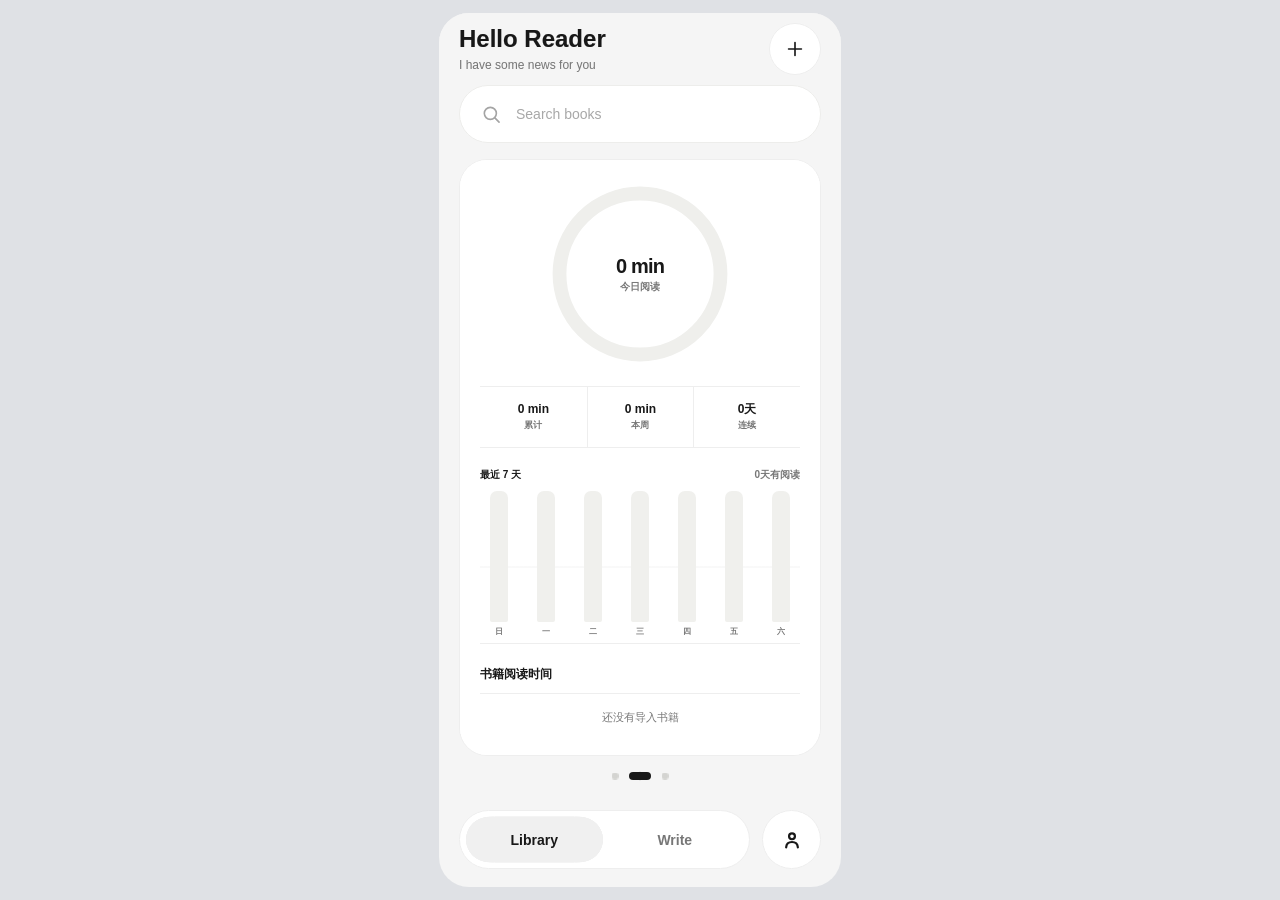
<file: index.html>
<!doctype html>
<html lang="zh-CN">
<head>
<meta charset="utf-8">
<meta name="viewport" content="width=device-width, initial-scale=1, maximum-scale=1, user-scalable=no, viewport-fit=cover">
<meta name="apple-mobile-web-app-capable" content="yes">
<meta name="apple-mobile-web-app-status-bar-style" content="default">
<meta name="theme-color" content="#f5f5f5">
<link rel="manifest" href="manifest.json">
<meta name="apple-mobile-web-app-title" content="Read Book">
<meta name="application-name" content="Read Book">
<link rel="apple-touch-icon" sizes="180x180" href="icon-180v3.png">
<link rel="icon" type="image/png" sizes="192x192" href="icon-192v3.png">
<!-- iPhone 17: a neutral launch surface avoids restoring a stale reader snapshot. -->
<link rel="apple-touch-startup-image" href="assets/launch/iphone-402x874.png" media="(device-width: 402px) and (device-height: 874px) and (-webkit-device-pixel-ratio: 3) and (orientation: portrait)">
<title>Read Book</title>
<style>
  :root {
    --bg: #f5f5f5;
    --panel: #fbfbfc;
    --card: #ffffff;
    --text: #333;
    --text-soft: #98a0ab;
    --accent: #4a6cf7;
    --accent-soft: #eef1fe;
    --border: #e6e9ee;
    --shadow: 0 1px 3px rgba(20,24,34,.06), 0 8px 24px rgba(20,24,34,.05);
  }
  * { box-sizing: border-box; -webkit-tap-highlight-color: transparent; }
  html, body { margin: 0; background: #f5f5f5; }
  body {
    font-family: "Source Han Sans SC", "Noto Sans SC", "Noto Sans CJK SC", "思源黑体", -apple-system, BlinkMacSystemFont, "PingFang SC", "Microsoft YaHei", sans-serif;
    font-weight: 700;
    color: var(--text);
    background: var(--bg);
    height: 100vh;
    height: 100dvh;
    display: flex;
    flex-direction: column;
    overflow: hidden;
    -webkit-font-smoothing: antialiased;
  }

  main { flex: 1; min-height: 0; display: flex; }
  .tab-page { flex: 1; min-width: 0; display: flex; flex-direction: column; animation: pageIn .22s ease; }
  .tab-page[hidden] { display: none; }
  @keyframes pageIn { from { opacity: 0; } to { opacity: 1; } }

  /* 各视图容器：统一纵向 flex 布局，hidden 属性时隐藏 */
  #shelfView, #readerView, #writeListView, #editorView, #profileView {
    flex: 1;
    min-height: 0;
    display: flex;
    flex-direction: column;
  }
  #shelfView[hidden], #readerView[hidden], #writeListView[hidden], #editorView[hidden], #profileView[hidden] { display: none; }

  /* ===== 底部导航 ===== */
  footer {
    flex: none;
    flex-shrink: 0;
    display: flex;
    align-items: center;
    margin: 0 14px;
    margin-bottom: calc(20px + env(safe-area-inset-bottom));
    border-radius: 24px;
    background: var(--panel);
    background: color-mix(in srgb, var(--panel) 55%, transparent);
    -webkit-backdrop-filter: blur(20px);
    backdrop-filter: blur(20px);
    border: 1px solid var(--border);
    box-shadow: 0 6px 22px rgba(20,24,34,.08);
    padding: 13px 14px;
  }
  footer .tab-btn {
    flex: 1;
    border: none;
    background: transparent;
    padding: 8px 0;
    cursor: pointer;
    color: var(--text-soft);
    display: flex;
    flex-direction: column;
    align-items: center;
    gap: 2px;
    font-size: 12px;
    transition: color .18s;
  }
  footer .tab-btn svg { width: 23px; height: 23px; stroke-width: 1.8; }
  footer .tab-btn.active { color: var(--accent); font-weight: 700; }
  footer .add-btn {
    flex: none;
    width: 52px;
    height: 52px;
    margin: 0 14px;
    border: 1px solid var(--border);
    border-radius: 16px;
    background: transparent;
    color: var(--text);
    box-shadow: none;
    cursor: pointer;
    display: flex;
    align-items: center;
    justify-content: center;
  }
  footer .add-btn svg { width: 26px; height: 26px; stroke-width: 2.4; }
  footer .add-btn:active { transform: scale(.94); }

  /* ===== 通用标题栏 ===== */
  .toolbar {
    display: flex;
    align-items: center;
    gap: 10px;
    padding: 22px 14px 18px;
    padding-top: calc(22px + env(safe-area-inset-top));
    flex: none;
    flex-wrap: wrap;
  }
  .toolbar .title { font-weight: 700; font-size: 17px; letter-spacing: .3px; line-height: 34px; overflow: hidden; text-overflow: ellipsis; white-space: nowrap; }
  .toolbar .sub, .toolbar .wordcount { font-size: 13px; line-height: 34px; color: var(--text-soft); }
  .toolbar .spacer { flex: 1; }
  .toolbar button, .toolbar select {
    font-size: 13px;
    padding: 7px 13px;
    border: 1px solid var(--border);
    background: var(--card);
    border-radius: 9px;
    cursor: pointer;
    color: var(--text);
  }
  .toolbar button:active { transform: scale(.97); }
  .toolbar .add-mini {
    width: 34px;
    height: 34px;
    padding: 0;
    border: 1px solid var(--border);
    border-radius: 50%;
    background: transparent;
    color: var(--text);
    display: flex;
    align-items: center;
    justify-content: center;
  }
  .toolbar .add-mini svg { width: 18px; height: 18px; stroke-width: 2; }
  .toolbar .add-mini:active { transform: scale(.94); }

  /* ===== 列表（书架 / 写作） ===== */
  .shelf {
    flex: 1;
    overflow-y: auto;
    -webkit-overflow-scrolling: touch;
    padding: 16px 14px 24px;
    display: grid;
    grid-template-columns: 1fr;
    gap: 10px;
    align-content: start;
  }
  .book-card { display: flex; flex-direction: column; gap: 6px; cursor: pointer; }
  .book-card .cover {
    position: relative;
    aspect-ratio: unset;
    width: 100%;
    height: auto;
    min-height: 56px;
    padding: 13px 14px;
    border-radius: 24px;
    display: flex;
    flex-direction: row;
    align-items: center;
    justify-content: flex-start;
    gap: 10px;
    box-shadow: var(--shadow);
    /* 玻璃态：半透明白色描边 + 背景模糊 */
    border: 1px solid rgba(255,255,255,.28);
    -webkit-backdrop-filter: blur(6px);
    backdrop-filter: blur(6px);
    overflow: hidden;
  }
  .book-card .cover .cover-title {
    flex: 1;
    font-weight: 700;
    font-size: 16px;
    line-height: 1.4;
    text-align: left;
    position: relative;
    z-index: 1;
    display: -webkit-box;
    -webkit-line-clamp: 2;
    -webkit-box-orient: vertical;
    overflow: hidden;
    word-break: break-all;
  }
  .book-card .cover .ops {
    position: static;
    display: flex;
    gap: 6px;
    flex-shrink: 0;
    z-index: 1;
  }
  .book-card .cover .op {
    border: none;
    background: rgba(255,255,255,.92);
    color: #6b7280;
    font-size: 11px;
    cursor: pointer;
    padding: 3px 8px;
    border-radius: 999px;
  }
  .book-card .info {
    padding: 0 14px;
    font-size: 12px;
    color: var(--text-soft);
    display: flex;
    justify-content: space-between;
    align-items: center;
    gap: 8px;
  }

  .empty {
    grid-column: 1 / -1;
    display: flex;
    flex-direction: column;
    align-items: center;
    justify-content: center;
    gap: 14px;
    color: var(--text-soft);
    font-size: 14px;
    padding: 80px 20px;
    text-align: center;
  }
  .empty svg { width: 72px; height: 72px; stroke: var(--text-soft); stroke-width: 1.4; opacity: .6; }

  /* ===== 阅读器（沉浸式） ===== */
  .reader-body { flex: 1; min-height: 0; position: relative; }
  .reader-scroll {
    position: absolute;
    inset: 0;
    overflow-y: auto;
    overflow-x: hidden;
    -webkit-overflow-scrolling: touch;
    padding: calc(30px + env(safe-area-inset-top)) 22px calc(90px + env(safe-area-inset-bottom));
    /* 小说正文：保持原字体与常规字重，不随界面加粗/改字体 */
    font-family: -apple-system, BlinkMacSystemFont, "Segoe UI", "PingFang SC", "Microsoft YaHei", sans-serif;
    font-weight: normal;
  }
  .chapter { max-width: 720px; margin: 0 auto 44px; }
  .chapter h2 {
    font-size: 23px;
    margin: 12px 0 22px;
    padding: 0 0 12px 14px;
    border-bottom: 1px solid var(--border);
    position: relative;
    display: flex;
    align-items: center;
  }
  .chapter h2::before {
    content: '';
    position: absolute;
    left: 0;
    width: 4px;
    height: 1.2em;
    background: var(--accent);
    border-radius: 3px;
  }
  .chapter p {
    margin: 0 0 16px;
    line-height: var(--line-height, 1.9);
    font-size: var(--font-size, 17px);
    text-align: justify;
    overflow-wrap: break-word;
    word-break: break-word;
  }

  /* 阅读器内的顶部 / 底部控制条（点击正文弹出） */
  .reader-bar {
    position: absolute;
    left: 0;
    right: 0;
    z-index: 15;
    display: flex;
    align-items: center;
    gap: 8px;
    opacity: 0;
    pointer-events: none;
    transition: opacity .22s ease, transform .22s ease;
  }
  .reader-bar.show { opacity: 1; pointer-events: auto; }
  .reader-top {
    top: 0;
    transform: translateY(-100%);
    padding: 12px 16px;
    padding-top: calc(12px + env(safe-area-inset-top));
    background: rgba(251,251,252,.88);
    -webkit-backdrop-filter: blur(14px);
    backdrop-filter: blur(14px);
    border-bottom: 1px solid var(--border);
  }
  .reader-top.show { transform: translateY(0); }
  .reader-top .title { font-weight: 700; font-size: 16px; overflow: hidden; text-overflow: ellipsis; white-space: nowrap; flex: 1; }
  .reader-bottom {
    bottom: 0;
    transform: translateY(100%);
    justify-content: center;
    flex-wrap: wrap;
    padding: 12px 16px;
    padding-bottom: calc(12px + env(safe-area-inset-bottom));
    background: rgba(251,251,252,.22);   /* 透明导览条 */
    -webkit-backdrop-filter: blur(18px);
    backdrop-filter: blur(18px);
    border-top: 1px solid rgba(20,24,34,.05);
  }
  .reader-bottom.show { transform: translateY(0); }
  .reader-bar button, .reader-bar select {
    font-size: 13px;
    padding: 7px 12px;
    border: 1px solid var(--border);
    background: var(--card);
    border-radius: 9px;
    cursor: pointer;
    color: var(--text);
  }
  .reader-bar button.ghost {
    background: transparent;
    border-color: transparent;
    color: var(--accent);
  }
  .reader-top button { background: transparent; border-color: transparent; color: var(--accent); font-size: 14px; padding: 6px 8px; }

  /* 顶部控制条：浮动卡片（阅读与写作保持一致，悬浮在内容上方、不贴边） */
  #editorTop, #readerTop {
    top: calc(12px + env(safe-area-inset-top));
    left: 12px;
    right: 12px;
    padding: 10px 12px;
    border: 1px solid var(--border);
    border-bottom: none;
    border-radius: 18px;
    background: rgba(251,251,252,.86);
    box-shadow: 0 10px 30px rgba(20,24,34,.16);
    transform: translateY(-140%);
    flex-wrap: wrap;
    row-gap: 8px;
  }
  #editorTop.show, #readerTop.show { transform: translateY(0); }

  /* 目录抽屉 */
  .drawer-mask {
    position: absolute;
    inset: 0;
    background: rgba(15,18,28,.4);
    -webkit-backdrop-filter: blur(2px);
    backdrop-filter: blur(2px);
    z-index: 20;
    opacity: 0;
    pointer-events: none;
    transition: opacity .2s;
  }
  .drawer-mask.open { opacity: 1; pointer-events: auto; }
  .drawer {
    position: absolute;
    top: 0; bottom: 0; left: 0;
    width: 300px;
    max-width: 88%;
    background: var(--panel);
    border-right: 1px solid var(--border);
    box-shadow: 4px 0 30px rgba(20,24,34,.12);
    z-index: 21;
    transform: translateX(-100%);
    transition: transform .24s cubic-bezier(.4,0,.2,1);
    display: flex;
    flex-direction: column;
  }
  .drawer.open { transform: translateX(0); }
  .drawer .drawer-head {
    display: flex;
    align-items: center;
    padding: 16px;
    padding-top: calc(16px + env(safe-area-inset-top));
    font-weight: 700;
    font-size: 15px;
    flex: none;
  }
  .drawer .drawer-head .spacer { flex: 1; }
  .drawer .drawer-head button {
    border: none; background: transparent; cursor: pointer;
    color: var(--text-soft); font-size: 14px; padding: 2px 6px;
  }
  .drawer-toc { flex: 1; overflow-y: auto; -webkit-overflow-scrolling: touch; padding: 8px 10px; }
  .drawer-toc button {
    display: block;
    width: 100%;
    text-align: left;
    border: none;
    background: transparent;
    padding: 9px 11px;
    font-size: 13px;
    color: var(--text);
    border-radius: 8px;
    cursor: pointer;
    white-space: nowrap;
    overflow: hidden;
    text-overflow: ellipsis;
  }
  .drawer-toc button:active { background: var(--accent-soft); }
  .drawer-toc button.active { background: var(--accent-soft); color: var(--accent); font-weight: 600; }
  .drawer-settings {
    flex: none;
    border-top: 1px solid var(--border);
    padding: 14px 16px;
    padding-bottom: calc(14px + env(safe-area-inset-bottom));
    display: flex;
    align-items: center;
    gap: 8px;
    flex-wrap: wrap;
  }
  .drawer-settings button, .drawer-settings select {
    font-size: 13px;
    padding: 7px 11px;
    border: 1px solid var(--border);
    background: var(--card);
    border-radius: 8px;
    cursor: pointer;
    color: var(--text);
  }

  /* ===== 写作 ===== */
  .editor-body {
    flex: 1;
    min-height: 0;
    position: relative;
    display: flex;
    flex-direction: column;
  }
  .editor {
    flex: 1;
    min-height: 0;
    width: 100%;
    border: none;
    outline: none;
    resize: none;
    padding: calc(34px + env(safe-area-inset-top)) 28px 40px;
    font-family: "PingFang SC", "Microsoft YaHei", -apple-system, sans-serif;
    font-weight: normal;
    font-size: 16px;
    line-height: 1.95;
    color: var(--text);
    background: var(--panel);
  }
  .reader-top .wordcount { font-size: 12px; color: var(--text-soft); white-space: nowrap; }
  .editor::placeholder { color: #c2c8d1; }
  .editor-mirror {
    position: absolute;
    top: 0;
    left: 0;
    visibility: hidden;
    pointer-events: none;
    white-space: pre-wrap;
    overflow-wrap: break-word;
    word-break: break-word;
  }
  .editor-fab {
    position: absolute;
    top: calc(8px + env(safe-area-inset-top));
    right: 12px;
    z-index: 14;
    width: 40px;
    height: 40px;
    border-radius: 50%;
    border: 1px solid var(--border);
    background: rgba(251,251,252,.7);
    -webkit-backdrop-filter: blur(10px);
    backdrop-filter: blur(10px);
    color: var(--text-soft);
    cursor: pointer;
    display: flex;
    align-items: center;
    justify-content: center;
    transition: opacity .18s ease;
  }
  .editor-fab svg { width: 20px; height: 20px; stroke-width: 1.9; }

  /* ===== 弹窗 / 提示 ===== */
  .modal-mask {
    position: fixed;
    inset: 0;
    z-index: 100;
    background: rgba(15,18,28,.45);
    display: flex;
    align-items: center;
    justify-content: center;
    padding: 24px;
  }
  .modal-box {
    background: var(--panel);
    border-radius: 16px;
    padding: 22px 20px 16px;
    width: 100%;
    max-width: 320px;
    box-shadow: 0 20px 60px rgba(0,0,0,.2);
  }
  .modal-msg { font-size: 15px; margin-bottom: 16px; line-height: 1.6; }
  .modal-input {
    width: 100%;
    font-size: 15px;
    padding: 10px 12px;
    border: 1px solid var(--border);
    border-radius: 9px;
    margin-bottom: 16px;
    outline: none;
    color: var(--text);
    background: var(--card);
  }
  .modal-input:focus { border-color: var(--accent); }
  .modal-actions { display: flex; gap: 10px; justify-content: flex-end; }
  .modal-actions button {
    padding: 8px 16px;
    border-radius: 9px;
    border: 1px solid var(--border);
    background: var(--card);
    cursor: pointer;
    font-size: 14px;
    color: var(--text);
  }
  .modal-actions .m-ok { background: transparent; color: var(--accent); }

  .toast {
    position: fixed;
    left: 0; right: 0;
    bottom: 90px;
    display: flex;
    justify-content: center;
    pointer-events: none;
    z-index: 120;
  }
  .toast-inner {
    background: rgba(30,32,40,.92);
    color: #fff;
    padding: 10px 20px;
    border-radius: 999px;
    font-size: 14px;
    text-align: center;
    opacity: 0;
    transform: translateY(10px);
    transition: opacity .25s, transform .25s;
    max-width: 80%;
  }
  .toast.show .toast-inner { opacity: 1; transform: translateY(0); }

  /* 主题 */
  body[data-theme="gray"]  { --bg:#eef0f3; --panel:#fbfbfc; --card:#ffffff; --text:#333; --text-soft:#98a0ab; --accent-soft:#eef1fe; --border:#e6e9ee; }
  body[data-theme="sepia"] { --bg:#efe3cd; --panel:#faf3e3; --card:#fffaf0; --text:#4a3f2f; --text-soft:#a3957e; --accent:#c98a3d; --accent-soft:#f3e6d4; --border:#e6d7bd; }
  body[data-theme="night"] { --bg:#131419; --panel:#1c1d24; --card:#22232c; --text:#d8d8dd; --text-soft:#6d7480; --accent:#7c96ff; --accent-soft:#232633; --border:#2c2d37; }
  body[data-theme="green"]  { --bg:#e2ece3; --panel:#f2f7f2; --card:#ffffff; --text:#2f3b2f; --text-soft:#8ba08b; --accent:#4d8c57; --accent-soft:#e3efe5; --border:#d3e0d4; }
  body[data-theme="light"]  { --bg:#f5f6f8; --panel:#ffffff; --card:#ffffff; --text:#222; --text-soft:#9aa0aa; --accent:#4a6cf7; --accent-soft:#eef1fe; --border:#e8eaee; }
</style>
<link rel="stylesheet" href="theme.css">
</head>
<body data-theme="gray">
<div class="pwa-status-background" aria-hidden="true"></div>

<main>
  <!-- ============ 阅读 Tab ============ -->
  <section id="readerTab" class="tab-page">
    <!-- 书架视图 -->
    <div id="shelfView">
      <div class="home-head">
        <div class="home-copy">
          <h1>Hello Reader</h1>
          <p class="home-subtitle">I have some news for you</p>
        </div>
        <button class="home-add-btn" type="button" onclick="openReaderFile()" aria-label="Add book" title="Add book">
          <svg viewBox="0 0 24 24" fill="none" stroke="currentColor" stroke-linecap="round" stroke-linejoin="round" aria-hidden="true">
            <path d="M12 5v14M5 12h14"/>
          </svg>
        </button>
      </div>
      <label class="shelf-search" aria-label="搜索书名">
        <svg viewBox="0 0 24 24" fill="none" stroke="currentColor" stroke-width="1.7" stroke-linecap="round" aria-hidden="true">
          <circle cx="10.8" cy="10.8" r="6.3"/><path d="m15.5 15.5 4.4 4.4"/>
        </svg>
        <input id="shelfSearch" type="search" placeholder="Search books" autocomplete="off" enterkeyhint="search" spellcheck="false" oninput="renderShelf()">
      </label>
      <div class="shelf-carousel">
        <div class="shelf" id="shelf" tabindex="0" aria-label="书架，左右滑动切换书籍"></div>
        <div class="shelf-pagination" id="shelfPagination" hidden>
          <div class="shelf-dots" id="shelfDots" aria-label="书籍切换">
            <button type="button" aria-label="上一本书"></button>
            <button type="button" class="active" aria-label="当前书籍" aria-current="page" disabled></button>
            <button type="button" aria-label="下一本书"></button>
          </div>
        </div>
      </div>
    </div>

    <!-- 阅读器视图（沉浸式） -->
    <div id="readerView" hidden>
      <div class="reader-body">
        <div class="reader-scroll" id="readerScroll"></div>

        <!-- 顶部控制条（点击正文弹出） -->
        <div class="reader-bar reader-top" id="readerTop">
          <button onclick="exitReader()">返回</button>
          <span class="title" id="bookTitle">未打开书籍</span>
          <button onclick="openDrawer()">目录</button>
        </div>

        <!-- 底部透明导览条（点击正文弹出） -->
        <div class="reader-bar reader-bottom" id="readerBottom">
          <button onclick="changeChapter(-1)">上一章</button>
          <button onclick="changeFont(-1)">A-</button>
          <button onclick="changeFont(1)">A+</button>
          <button onclick="changeChapter(1)">下一章</button>
        </div>

        <!-- 目录抽屉 -->
        <div class="drawer-mask" id="drawerMask" onclick="closeDrawer()"></div>
        <aside class="drawer" id="drawer">
          <div class="drawer-head">
            <span>目录</span>
            <span class="spacer"></span>
            <button onclick="closeDrawer()">收起</button>
          </div>
          <div class="drawer-toc" id="drawerToc"></div>
        </aside>
      </div>
    </div>
  </section>

  <!-- ============ 写作 Tab ============ -->
  <section id="writerTab" class="tab-page" hidden>
    <!-- 写作作品列表 -->
    <div id="writeListView">
      <div class="home-head">
        <div class="home-copy">
          <h1>Hello Writer</h1>
          <p class="home-subtitle">Turn your ideas into stories</p>
        </div>
        <div class="home-actions">
          <button class="home-del-btn" type="button" onclick="deleteActiveWritePage()" aria-label="Delete writing" title="Delete writing">
            <svg viewBox="0 0 24 24" fill="none" stroke="currentColor" stroke-linecap="round" stroke-linejoin="round" aria-hidden="true">
              <path d="M6 12h12"/>
            </svg>
          </button>
          <button class="home-add-btn" type="button" onclick="writerNew(true)" aria-label="New writing" title="New writing">
            <svg viewBox="0 0 24 24" fill="none" stroke="currentColor" stroke-linecap="round" stroke-linejoin="round" aria-hidden="true">
              <path d="M4 20l4.4-1 10.1-10.1a2.1 2.1 0 0 0-3-3L5.4 16z"/>
              <path d="m14.5 6.9 3 3"/>
            </svg>
          </button>
        </div>
      </div>
      <div class="writer-carousel">
        <div class="shelf" id="writeList" tabindex="0" aria-label="写作页，左右滑动切换页面"></div>
        <div class="shelf-pagination" id="writePagination" hidden>
          <div class="shelf-dots" id="writeDots" aria-label="写作页切换">
            <button type="button" aria-label="上一页" onclick="moveWriting(-1)"></button>
            <button type="button" class="active" aria-label="当前页" aria-current="page" disabled></button>
            <button type="button" aria-label="下一页" onclick="moveWriting(1)"></button>
          </div>
        </div>
      </div>
    </div>

    <!-- 编辑器视图（沉浸式） -->
    <div id="editorView" hidden>
      <div class="editor-body">
        <textarea class="editor" id="editor" placeholder="在这里开始写作…（内容会自动暂存在浏览器本地，保存后进入写作列表）" oninput="onEditorInput()"></textarea>
        <div class="reader-bar reader-top" id="editorTop">
          <button onclick="showInWriterTab('list')">返回</button>
          <span class="title" id="writerTitle">未命名.txt</span>
          <span class="wordcount" id="wordcount">0 字</span>
          <button onclick="openWriterFile()">导入</button>
          <button onclick="openWriterDrawer()">目录</button>
          <button onclick="writerSave()">保存</button>
          <button onclick="writerExport()">导出</button>
        </div>
        <button class="editor-fab" onclick="toggleEditorControls()" aria-label="工具栏">
          <svg viewBox="0 0 24 24" fill="none" stroke="currentColor" stroke-linecap="round" stroke-linejoin="round">
            <path d="M3 6h18M3 12h18M3 18h18"/>
          </svg>
        </button>
        <div class="editor-mirror" id="editorMirror"></div>
        <div class="drawer-mask" id="writerDrawerMask" onclick="closeWriterDrawer()"></div>
        <aside class="drawer" id="writerDrawer">
          <div class="drawer-head">
            <span>章节目录</span>
            <span class="spacer"></span>
            <button onclick="closeWriterDrawer()">收起</button>
          </div>
          <div class="drawer-toc" id="writerToc"></div>
        </aside>
      </div>
    </div>
  </section>

  <!-- ============ 用户 Tab ============ -->
  <section id="profileTab" class="tab-page" hidden>
    <div id="profileView">
      <div class="home-head">
        <div class="home-copy">
          <h1>Your Profile</h1>
          <p class="home-subtitle">Your reading life in one place</p>
        </div>
      </div>

      <div class="profile-scroll">
        <section class="profile-card">
          <button class="profile-avatar" id="profileAvatarButton" type="button" onclick="chooseProfileAvatar()" aria-label="更换头像" title="更换头像">
            <img id="profileAvatarImage" alt="用户头像">
            <svg id="profileAvatarPlaceholder" viewBox="0 0 24 24" fill="none" stroke="currentColor" stroke-width="1.6" stroke-linecap="round" aria-hidden="true">
              <circle cx="12" cy="8" r="3.2"/><path d="M5.6 20c.3-3.7 2.6-5.8 6.4-5.8s6.1 2.1 6.4 5.8"/>
            </svg>
          </button>
          <button class="profile-name-button" type="button" onclick="editProfileName()" aria-label="修改昵称">
            <span id="profileName">读者</span>
          </button>
        </section>

        <section class="profile-stats" aria-label="Reading statistics">
          <button class="profile-stat-button" type="button" onclick="openProfileBooks()" aria-label="查看全部书籍">
            <strong id="profileBookCount">0</strong><span>书籍</span>
          </button>
          <button class="profile-stat-button profile-font-button" id="profileFontButton" type="button" onclick="openFontPicker()" aria-haspopup="dialog" aria-controls="fontPicker">
            <strong id="profileReaderFont">思源黑体</strong><span>切换字体</span>
          </button>
        </section>

        <section class="profile-panel">
          <div class="profile-panel-head">
            <h3>阅读主题</h3>
          </div>
          <div class="profile-themes" id="profileThemes">
            <button type="button" data-profile-theme="gray" onclick="setProfileTheme('gray')"><i></i>白色</button>
            <button type="button" data-profile-theme="night" onclick="setProfileTheme('night')"><i></i>黑色</button>
          </div>
        </section>

        <section class="profile-panel profile-calendar-panel" aria-label="本月阅读日历">
          <div class="profile-calendar-head"><h3 id="profileCalendarMonth">本月阅读</h3></div>
          <div class="profile-calendar-weekdays" aria-hidden="true">
            <span>一</span><span>二</span><span>三</span><span>四</span><span>五</span><span>六</span><span>日</span>
          </div>
          <div class="profile-calendar-grid" id="profileCalendar"></div>
        </section>
      </div>

      <div class="profile-books-view" id="profileBooksView" hidden>
        <div class="profile-books-head">
          <button type="button" onclick="closeProfileBooks()" aria-label="返回用户页">
            <svg viewBox="0 0 24 24" fill="none" stroke="currentColor" stroke-width="1.8" stroke-linecap="round" stroke-linejoin="round" aria-hidden="true"><path d="m15 18-6-6 6-6"/></svg>
          </button>
          <h2>全部书籍</h2>
          <span aria-hidden="true"></span>
        </div>
        <div class="profile-book-list" id="profileBookList"></div>
      </div>
    </div>
  </section>
</main>

<footer id="footer">
  <div class="tab-pill" id="mainTabPill" data-active="reader">
    <span class="tab-liquid" aria-hidden="true">
      <span class="tab-liquid-blob"></span>
      <span class="tab-liquid-drop"></span>
    </span>
    <button id="tabReader" class="tab-btn active" onclick="switchTab('reader')">
      <span>Library</span>
    </button>
    <button id="tabWriter" class="tab-btn" onclick="switchTab('writer')">
      <span>Write</span>
    </button>
  </div>
  <button class="add-btn" id="tabProfile" type="button" onclick="switchTab('profile')" aria-label="User profile" title="User profile">
    <img class="tab-profile-avatar" id="tabProfileAvatar" alt="">
    <svg viewBox="0 0 24 24" fill="none" stroke="currentColor" stroke-width="1.7" stroke-linecap="round" aria-hidden="true">
      <circle cx="12" cy="8" r="3.2"/><path d="M5.6 20c.3-3.7 2.6-5.8 6.4-5.8s6.1 2.1 6.4 5.8"/>
    </svg>
  </button>
</footer>

<svg class="tab-liquid-filter" width="0" height="0" aria-hidden="true" focusable="false">
  <filter id="tabLiquidGoo" x="-35%" y="-70%" width="170%" height="240%" color-interpolation-filters="sRGB">
    <feGaussianBlur in="SourceGraphic" stdDeviation="5" result="blur"/>
    <feColorMatrix in="blur" mode="matrix" values="1 0 0 0 0  0 1 0 0 0  0 0 1 0 0  0 0 0 19 -8" result="goo"/>
    <feBlend in="SourceGraphic" in2="goo"/>
  </filter>
</svg>

<input type="file" id="readerFileInput" accept=".txt,.text,.epub,application/epub+zip" hidden>
<input type="file" id="writerFileInput" accept=".txt,.text" hidden>
<input type="file" id="profileAvatarInput" accept="image/*" hidden>

<dialog id="fontPicker" class="font-picker" aria-labelledby="fontPickerTitle">
  <div class="font-picker-head"><h2 id="fontPickerTitle">正文字体</h2><button id="fontPickerDone" type="button" onclick="applyFontPicker()">完成</button></div>
  <div class="font-options" id="fontOptions" aria-label="选择正文字体"></div>
</dialog>
<script>
"use strict";

// ============ 通用工具 ============
const $ = (id) => document.getElementById(id);
const genId = () => Date.now().toString(36) + "-" + Math.random().toString(36).slice(2, 8);
const EPUB_CHAPTER_PREFIX = "\uE000EPUB:";

const TITLE_RE = /^[\s\u3000]*(?:(?:第[零一二三四五六七八九十百千万两〇0-9０-９]+[章節节卷回篇部集])|序章|序言|序曲|前言|引子|引言|楔子|尾声|尾聲|终章|終章|后记|後記|后序|结语|結語|番外|(?:Chapter|CHAPTER|Part|PART)\s*\d+|卷[零一二三四五六七八九十百千万两〇0-9０-９]+).*$/;

function decodeBest(buffer) {
  const u8 = new Uint8Array(buffer);
  if (u8.length >= 3 && u8[0] === 0xEF && u8[1] === 0xBB && u8[2] === 0xBF) {
    return new TextDecoder("utf-8").decode(buffer.subarray(3));
  }
  if (u8.length >= 2 && u8[0] === 0xFF && u8[1] === 0xFE) {
    return new TextDecoder("utf-16le").decode(buffer.subarray(2));
  }
  if (u8.length >= 2 && u8[0] === 0xFE && u8[1] === 0xFF) {
    return new TextDecoder("utf-16be").decode(buffer.subarray(2));
  }
  const candidates = ["utf-8", "gb18030", "big5"];
  for (const enc of candidates) {
    try { return new TextDecoder(enc, { fatal: true }).decode(buffer); }
    catch (e) { /* 尝试下一个编码 */ }
  }
  return new TextDecoder("utf-8").decode(buffer);
}

function parseChapters(text) {
  const lines = text.split(/\r?\n/);
  const chapters = [];
  let cur = null;
  for (const line of lines) {
    if (line.startsWith(EPUB_CHAPTER_PREFIX)) {
      if (cur) chapters.push(cur);
      cur = { title: line.slice(EPUB_CHAPTER_PREFIX.length).trim() || "正文", paras: [] };
    } else if (TITLE_RE.test(line)) {
      if (cur) chapters.push(cur);
      cur = { title: line.trim() || "正文", paras: [] };
    } else {
      if (!cur) cur = { title: "正文", paras: [] };
      const t = line.trim();
      if (t) cur.paras.push(t);
    }
  }
  if (cur) chapters.push(cur);
  return chapters;
}

// 章节切分对整本书做正则扫描，书架渲染时每本书都会调用两次；
// 按 id + 内容长度缓存，避免每次重建书架都重新解析全书。
const chapterCache = new Map();
function warmChapterCache(book) {
  const content = (book && book.content) || "";
  const cached = chapterCache.get(book.id);
  return cached && cached.length === content.length ? cached : null;
}
function parseChaptersCached(book) {
  const cached = warmChapterCache(book);
  if (cached) return cached.chapters;
  const content = (book && book.content) || "";
  const chapters = parseChapters(content);
  chapterCache.set(book.id, { length: content.length, chapters });
  return chapters;
}

function readFileAsArrayBuffer(file) {
  if (file && typeof file.arrayBuffer === "function") return file.arrayBuffer();
  return new Promise((resolve, reject) => {
    const r = new FileReader();
    r.onload = () => resolve(r.result);
    r.onerror = () => reject(r.error);
    r.readAsArrayBuffer(file);
  });
}

function resolveEpubPath(basePath, href) {
  const cleanHref = String(href || "").split("#")[0].split("?")[0];
  let decodedHref = cleanHref;
  try { decodedHref = decodeURIComponent(cleanHref); } catch (e) { /* 保留原路径 */ }
  const parts = String(basePath || "").split("/").slice(0, -1).concat(decodedHref.split("/"));
  const normalized = [];
  parts.forEach(part => {
    if (!part || part === ".") return;
    if (part === "..") normalized.pop();
    else normalized.push(part);
  });
  return normalized.join("/");
}

function epubXmlElements(root, localName) {
  return Array.from(root.getElementsByTagNameNS("*", localName));
}

function epubMimeFromPath(path) {
  const ext = String(path || "").split(".").pop().toLowerCase();
  return ({ jpg: "image/jpeg", jpeg: "image/jpeg", png: "image/png", webp: "image/webp", gif: "image/gif", svg: "image/svg+xml" })[ext] || "image/jpeg";
}

let epubParserReady = null;
function loadEpubParser() {
  if (typeof JSZip !== 'undefined') return Promise.resolve();
  if (!epubParserReady) {
    epubParserReady = new Promise((resolve, reject) => {
      const script = document.createElement('script');
      script.src = 'assets/vendor/jszip.min.js';
      script.async = true;
      script.onload = () => typeof JSZip !== 'undefined' ? resolve() : reject(new Error('EPUB parser unavailable'));
      script.onerror = () => { script.remove(); reject(new Error('EPUB parser could not load')); };
      document.head.appendChild(script);
    }).catch(error => { epubParserReady = null; throw error; });
  }
  return epubParserReady;
}
async function extractEpubBook(buffer, fallbackTitle) {
  await loadEpubParser();
  const zip = await JSZip.loadAsync(buffer);
  const containerEntry = zip.file("META-INF/container.xml");
  if (!containerEntry) throw new Error("EPUB container is missing");

  const xmlParser = new DOMParser();
  const containerDoc = xmlParser.parseFromString(await containerEntry.async("text"), "application/xml");
  const rootFile = epubXmlElements(containerDoc, "rootfile")[0];
  const opfPath = rootFile && rootFile.getAttribute("full-path");
  const opfEntry = opfPath && zip.file(opfPath);
  if (!opfEntry) throw new Error("EPUB package is missing");

  const opfDoc = xmlParser.parseFromString(await opfEntry.async("text"), "application/xml");
  const packageTitle = (epubXmlElements(opfDoc, "title")[0]?.textContent || fallbackTitle || "未命名").trim();
  const manifest = new Map();
  epubXmlElements(opfDoc, "item").forEach(item => {
    const id = item.getAttribute("id");
    if (!id) return;
    manifest.set(id, {
      id,
      href: item.getAttribute("href") || "",
      mediaType: item.getAttribute("media-type") || "",
      properties: item.getAttribute("properties") || "",
    });
  });

  let coverItem = Array.from(manifest.values()).find(item => item.properties.split(/\s+/).includes("cover-image"));
  if (!coverItem) {
    const coverMeta = epubXmlElements(opfDoc, "meta").find(meta => (meta.getAttribute("name") || "").toLowerCase() === "cover");
    if (coverMeta) coverItem = manifest.get(coverMeta.getAttribute("content"));
  }
  if (!coverItem) {
    const guideCover = epubXmlElements(opfDoc, "reference").find(ref => /cover/i.test(ref.getAttribute("type") || ""));
    if (guideCover) coverItem = { href: guideCover.getAttribute("href") || "", mediaType: "", properties: "" };
  }
  if (!coverItem) {
    coverItem = Array.from(manifest.values()).find(item => item.mediaType.startsWith("image/") && /cover|封面/i.test(item.id + " " + item.href));
  }

  let coverDataUrl = "";
  if (coverItem && coverItem.href) {
    let coverPath = resolveEpubPath(opfPath, coverItem.href);
    let coverEntry = zip.file(coverPath);
    let coverMime = coverItem.mediaType || epubMimeFromPath(coverPath);
    if (coverEntry && /html|xhtml/i.test(coverMime + " " + coverPath)) {
      const coverDoc = new DOMParser().parseFromString(await coverEntry.async("text"), "text/html");
      const imageRef = coverDoc.querySelector("img")?.getAttribute("src") || coverDoc.querySelector("image")?.getAttribute("href") || "";
      if (imageRef) {
        coverPath = resolveEpubPath(coverPath, imageRef);
        coverEntry = zip.file(coverPath);
        coverMime = epubMimeFromPath(coverPath);
      }
    }
    if (coverEntry && coverMime.startsWith("image/")) {
      coverDataUrl = "data:" + coverMime + ";base64," + await coverEntry.async("base64");
    }
  }

  let readingItems = epubXmlElements(opfDoc, "itemref")
    .map(itemref => manifest.get(itemref.getAttribute("idref")))
    .filter(Boolean);
  if (!readingItems.length) {
    readingItems = Array.from(manifest.values()).filter(item => /html|xhtml/i.test(item.mediaType + " " + item.href) && !item.properties.split(/\s+/).includes("nav"));
  }

  const sections = [];
  for (const item of readingItems) {
    const path = resolveEpubPath(opfPath, item.href);
    const entry = zip.file(path);
    if (!entry) continue;
    const doc = new DOMParser().parseFromString(await entry.async("text"), "text/html");
    doc.querySelectorAll("script, style, noscript, nav").forEach(node => node.remove());
    const headingNode = doc.querySelector("h1, h2, h3") || doc.querySelector("title");
    const heading = (headingNode?.textContent || "").replace(/\s+/g, " ").trim();
    const paras = Array.from(doc.querySelectorAll("p, li, blockquote"))
      .map(node => (node.textContent || "").replace(/\s+/g, " ").trim())
      .filter(Boolean);
    if (!paras.length) {
      paras.push(...(doc.body?.textContent || "").split(/\n+/).map(line => line.replace(/\s+/g, " ").trim()).filter(Boolean));
    }
    if (!paras.length) continue;
    sections.push({ title: heading || "正文 " + (sections.length + 1), paras });
  }

  if (!sections.length) throw new Error("EPUB has no readable text");
  const content = sections.map(section => EPUB_CHAPTER_PREFIX + section.title + "\n" + section.paras.join("\n")).join("\n\n");
  return { title: packageTitle, content, coverDataUrl };
}

function formatCount(n) {
  if (n >= 10000) return (n / 10000).toFixed(1) + " 万字";
  return n + " 字";
}
function formatTime(ts) {
  return new Date(ts).toLocaleString("zh-CN", {
    month: "2-digit", day: "2-digit", hour: "2-digit", minute: "2-digit",
  });
}
function currentChapterTitle(book, chapters) {
  // 冷缓存时不解析整本书，先给占位文案，空闲时解析完再就地更新
  const list = chapters || (warmChapterCache(book) ? warmChapterCache(book).chapters : null);
  if (!list) return "开始阅读";
  if (!list.length) return "正文";
  let current = 0;
  try {
    const saved = JSON.parse(localStorage.getItem("reader:progress:" + book.id) || "null");
    if (saved && saved.current !== undefined && Number.isFinite(Number(saved.current))) {
      current = Math.trunc(Number(saved.current));
    }
  } catch (error) {
    current = 0;
  }
  current = Math.max(0, Math.min(list.length - 1, current));
  return list[current].title || "正文";
}
function storedReadingTime(bookId) {
  const value = Number(localStorage.getItem("reader:reading-time:" + bookId));
  return Number.isFinite(value) && value > 0 ? value : 0;
}
function liveReadingTime(bookId) {
  let total = storedReadingTime(bookId);
  if (readingSession.bookId === bookId && readingSession.startedAt) {
    total += readingSessionElapsed();
  }
  return total;
}
function formatReadingTime(milliseconds) {
  if (milliseconds <= 0) return "0 min";
  if (milliseconds < 60000) return "<1 min";
  const totalMinutes = Math.floor(milliseconds / 60000);
  if (totalMinutes < 60) return totalMinutes + " min";
  const hours = Math.floor(totalMinutes / 60);
  const minutes = totalMinutes % 60;
  return hours + "h" + (minutes ? " " + minutes + "min" : "");
}
function readingDateKey(date) {
  const year = date.getFullYear();
  const month = String(date.getMonth() + 1).padStart(2, "0");
  const day = String(date.getDate()).padStart(2, "0");
  return year + "-" + month + "-" + day;
}
function readingHistory() {
  try {
    const value = JSON.parse(localStorage.getItem("reader:reading-days") || "{}");
    return value && typeof value === "object" ? value : {};
  } catch (error) {
    return {};
  }
}
function recordReadingInterval(start, end) {
  if (!Number.isFinite(start) || !Number.isFinite(end) || end <= start) return;
  const history = readingHistory();
  let cursor = start;
  while (cursor < end) {
    const currentDate = new Date(cursor);
    const midnight = new Date(currentDate);
    midnight.setHours(24, 0, 0, 0);
    const segmentEnd = Math.min(end, midnight.getTime());
    const key = readingDateKey(currentDate);
    history[key] = (Number(history[key]) || 0) + (segmentEnd - cursor);
    cursor = segmentEnd;
  }
  localStorage.setItem("reader:reading-days", JSON.stringify(history));
  const total = Number(localStorage.getItem("reader:reading-total-ms")) || 0;
  localStorage.setItem("reader:reading-total-ms", String(total + (end - start)));
}
function recentReadingDays(count) {
  const history = readingHistory();
  const days = [];
  const weekdays = ["日", "一", "二", "三", "四", "五", "六"];
  for (let offset = count - 1; offset >= 0; offset--) {
    const date = new Date();
    date.setHours(12, 0, 0, 0);
    date.setDate(date.getDate() - offset);
    const milliseconds = Number(history[readingDateKey(date)]) || 0;
    days.push({ key: readingDateKey(date), label: weekdays[date.getDay()], milliseconds });
  }
  return days;
}
function readingStreak() {
  const history = readingHistory();
  const date = new Date();
  date.setHours(12, 0, 0, 0);
  if (!(Number(history[readingDateKey(date)]) > 0)) date.setDate(date.getDate() - 1);
  let streak = 0;
  while (Number(history[readingDateKey(date)]) > 0) {
    streak += 1;
    date.setDate(date.getDate() - 1);
  }
  return streak;
}
function bookProgress(book, chapters) {
  try {
    const saved = JSON.parse(localStorage.getItem("reader:progress:" + book.id) || "null");
    if (!saved) return 0;
    if (Number.isFinite(saved.percent)) return Math.max(0, Math.min(100, Math.round(saved.percent)));
    const list = chapters || (warmChapterCache(book) ? warmChapterCache(book).chapters : null);
    if (!list) return 0;
    const total = Math.max(1, list.length);
    const current = Math.max(0, Math.min(total - 1, Number(saved.current) || 0));
    return Math.round((current / total) * 100);
  } catch (error) {
    return 0;
  }
}

function fitSingleLineTitle(element, minSize) {
  if (!element || !element.clientWidth) return;
  element.style.fontSize = "";
  const maxSize = parseFloat(getComputedStyle(element).fontSize) || minSize;
  if (element.scrollWidth <= element.clientWidth) return;
  const proportionalSize = maxSize * (element.clientWidth / element.scrollWidth);
  element.style.fontSize = Math.max(minSize, Math.min(maxSize, proportionalSize)) + "px";
}

function fitVisibleBookTitles() {
  document.querySelectorAll(".book-page-detail h2").forEach(title => fitSingleLineTitle(title, 16));
  if (!$('readerView').hidden) fitSingleLineTitle($("bookTitle"), 10);
}

let bookTitleFitFrame = null;
function scheduleBookTitleFit() {
  if (bookTitleFitFrame) cancelAnimationFrame(bookTitleFitFrame);
  bookTitleFitFrame = requestAnimationFrame(() => {
    bookTitleFitFrame = null;
    fitVisibleBookTitles();
  });
}
window.addEventListener("resize", scheduleBookTitleFit);
if (document.fonts && document.fonts.ready) document.fonts.ready.then(scheduleBookTitleFit);

const READING_STATS_PAGE_ID = "reading-stats-page";

const BOOK_COVER_ILLUSTRATIONS = [
  "assets/book-illustrations/cover-01.webp",
  "assets/book-illustrations/cover-02.webp",
  "assets/book-illustrations/cover-03.webp",
  "assets/book-illustrations/cover-04.webp",
  "assets/book-illustrations/cover-05.webp",
  "assets/book-illustrations/cover-06.webp",
  "assets/book-illustrations/cover-07.webp",
  "assets/book-illustrations/cover-08.webp",
  "assets/book-illustrations/cover-09.webp",
  "assets/book-illustrations/cover-10.webp",
  "assets/book-illustrations/cover-11.webp",
  "assets/book-illustrations/cover-12.webp",
  "assets/book-illustrations/cover-13.webp",
  "assets/book-illustrations/cover-14.webp",
  "assets/book-illustrations/cover-15.webp",
  "assets/book-illustrations/cover-16.webp",
  "assets/book-illustrations/cover-17.webp",
  "assets/book-illustrations/cover-18.webp",
  "assets/book-illustrations/cover-19.webp",
  "assets/book-illustrations/cover-20.webp",
  "assets/book-illustrations/cover-21.webp",
  "assets/book-illustrations/cover-22.webp",
  "assets/book-illustrations/cover-23.webp",
  "assets/book-illustrations/cover-24.webp",
  "assets/book-illustrations/cover-25.webp",
  "assets/book-illustrations/cover-26.webp",
  "assets/book-illustrations/cover-27.webp",
  "assets/book-illustrations/cover-28.webp",
];

let bookCoverBag = [];
function nextBookCoverIndex() {
  if (!BOOK_COVER_ILLUSTRATIONS.length) return 0;
  if (!bookCoverBag.length) {
    bookCoverBag = BOOK_COVER_ILLUSTRATIONS.map((_, index) => index);
    for (let index = bookCoverBag.length - 1; index > 0; index -= 1) {
      const swapIndex = Math.floor(Math.random() * (index + 1));
      [bookCoverBag[index], bookCoverBag[swapIndex]] = [bookCoverBag[swapIndex], bookCoverBag[index]];
    }
  }
  return bookCoverBag.pop();
}

function bookCoverIndex(book) {
  const index = Number(book.coverIndex);
  if (Number.isInteger(index) && index >= 0 && index < BOOK_COVER_ILLUSTRATIONS.length) return index;
  let hash = 0;
  const seed = String(book.id || book.title || "book");
  for (let i = 0; i < seed.length; i += 1) hash = (hash * 31 + seed.charCodeAt(i)) >>> 0;
  return BOOK_COVER_ILLUSTRATIONS.length ? hash % BOOK_COVER_ILLUSTRATIONS.length : 0;
}

function createReadingStatsBookPage(clone = false, books = []) {
  const page = document.createElement("article");
  page.className = "book-page reading-stats-book";
  page.dataset.bookId = READING_STATS_PAGE_ID;
  page.tabIndex = -1;
  page.setAttribute("role", "region");
  page.setAttribute("aria-label", "阅读数据，可上下滑动");
  if (clone) page.dataset.clone = "true";
  const recordedTotal = Number(localStorage.getItem("reader:reading-total-ms")) || 0;
  const bookTotal = books.reduce((sum, book) => sum + storedReadingTime(book.id), 0);
  const total = Math.max(recordedTotal, bookTotal);
  const days = recentReadingDays(7);
  const today = days[days.length - 1].milliseconds;
  const weekTotal = days.reduce((sum, day) => sum + day.milliseconds, 0);
  const ringCycle = 60 * 60000;
  const ringRemainder = today % ringCycle;
  const ringAngle = today > 0 && ringRemainder === 0 ? 360 : (ringRemainder / ringCycle) * 360;
  const chartMax = 8 * 60 * 60 * 1000;
  const activeDays = days.filter(day => day.milliseconds > 0).length;

  const preview = document.createElement("div");
  preview.className = "reading-stats-preview";
  preview.tabIndex = clone ? -1 : 0;
  preview.setAttribute("aria-label", "完整阅读数据，上下滑动查看");
  preview.innerHTML = '<div class="reading-stats-preview-ring"><svg viewBox="0 0 160 160" aria-hidden="true"><circle class="reading-stats-preview-ring-track" cx="80" cy="80" r="70"></circle><circle class="reading-stats-preview-ring-value" cx="80" cy="80" r="70" pathLength="440"></circle></svg><div><strong></strong><span>今日阅读</span></div></div>'
    + '<div class="reading-stats-preview-summary">'
    + '<div><strong data-preview-stat="total"></strong><span>累计</span></div>'
    + '<div><strong data-preview-stat="week"></strong><span>本周</span></div>'
    + '<div><strong data-preview-stat="streak"></strong><span>连续</span></div>'
    + '</div>'
    + '<div class="reading-stats-preview-trend"><div class="reading-stats-preview-trend-head"><strong>最近 7 天</strong><span></span></div><div class="reading-stats-preview-bars"></div></div>'
    + '<div class="reading-stats-preview-books"><strong>书籍阅读时间</strong><div class="reading-stats-preview-book-list"></div></div>';
  const ring = preview.querySelector(".reading-stats-preview-ring");
  ring.querySelector(".reading-stats-preview-ring-value").style.strokeDashoffset = String(440 * (1 - ringAngle / 360));
  ring.querySelector("strong").textContent = formatReadingTime(today);
  preview.querySelector('[data-preview-stat="total"]').textContent = formatReadingTime(total);
  preview.querySelector('[data-preview-stat="week"]').textContent = formatReadingTime(weekTotal);
  preview.querySelector('[data-preview-stat="streak"]').textContent = readingStreak() + "天";
  preview.querySelector(".reading-stats-preview-trend-head span").textContent = activeDays + "天有阅读";
  const bars = preview.querySelector(".reading-stats-preview-bars");
  days.forEach(day => {
    const item = document.createElement("div");
    const bar = document.createElement("i");
    const height = day.milliseconds > 0 ? Math.min(100, Math.max(5, (day.milliseconds / chartMax) * 100)) : 0;
    bar.style.setProperty("--preview-day-height", height + "%");
    const label = document.createElement("span");
    label.textContent = day.label;
    item.append(bar, label);
    bars.appendChild(item);
  });
  const bookList = preview.querySelector(".reading-stats-preview-book-list");
  if (!books.length) {
    const empty = document.createElement("p");
    empty.textContent = "还没有导入书籍";
    bookList.appendChild(empty);
  } else {
    [...books]
      .sort((a, b) => liveReadingTime(b.id) - liveReadingTime(a.id))
      .forEach(book => {
        const row = document.createElement("div");
        const title = document.createElement("span");
        const time = document.createElement("strong");
        title.textContent = book.title;
        time.textContent = formatReadingTime(liveReadingTime(book.id));
        row.append(title, time);
        bookList.appendChild(row);
      });
  }
  page.appendChild(preview);
  return page;
}

async function renderReadingStatsView() {
  const host = $("readingStatsContent");
  const books = (await getAllBooks()).filter(book => book.kind === "book");
  const recordedTotal = Number(localStorage.getItem("reader:reading-total-ms")) || 0;
  const bookTotal = books.reduce((sum, book) => sum + storedReadingTime(book.id), 0);
  const total = Math.max(recordedTotal, bookTotal);
  const days = recentReadingDays(7);
  const today = days[days.length - 1].milliseconds;
  const weekTotal = days.reduce((sum, day) => sum + day.milliseconds, 0);
  const ringCycle = 60 * 60000;
  const ringRemainder = today % ringCycle;
  const goalAngle = today > 0 && ringRemainder === 0 ? 360 : (ringRemainder / ringCycle) * 360;
  const chartMax = 8 * 60 * 60 * 1000;
  const activeDays = days.filter(day => day.milliseconds > 0).length;

  host.innerHTML = '<section class="stats-hero">'
    + '<span class="stats-eyebrow">YOUR READING</span><h1>阅读数据</h1>'
    + '<div class="stats-hero-ring"><div><strong></strong><span>今日阅读</span></div></div>'
    + '<div class="stats-summary-grid">'
    + '<div><strong data-stat="total"></strong><span>累计</span></div>'
    + '<div><strong data-stat="week"></strong><span>本周</span></div>'
    + '<div><strong data-stat="streak"></strong><span>连续</span></div>'
    + '</div></section>'
    + '<section class="stats-panel stats-trend-panel"><div class="stats-panel-head"><h2>最近 7 天</h2></div>'
    + '<div class="stats-chart-shell"><div class="stats-detail-week"></div></div>'
    + '<div class="stats-week-foot"><span><strong data-stat="active-days"></strong> 天有阅读</span></div></section>'
    + '<section class="stats-panel"><div class="stats-panel-head"><h2>书籍阅读时间</h2><span></span></div><div class="stats-book-list"></div></section>';

  const ring = host.querySelector(".stats-hero-ring");
  ring.style.setProperty("--reading-angle", goalAngle + "deg");
  ring.querySelector("strong").textContent = formatReadingTime(today);
  host.querySelector('[data-stat="total"]').textContent = formatReadingTime(total);
  host.querySelector('[data-stat="week"]').textContent = formatReadingTime(weekTotal);
  host.querySelector('[data-stat="streak"]').textContent = readingStreak() + " 天";
  host.querySelector('[data-stat="active-days"]').textContent = String(activeDays);

  const chart = host.querySelector(".stats-detail-week");
  const todayKey = readingDateKey(new Date());
  days.forEach(day => {
    const item = document.createElement("div");
    item.className = "stats-detail-day" + (day.key === todayKey ? " today" : "");
    item.setAttribute("aria-label", "星期" + day.label + "阅读 " + formatReadingTime(day.milliseconds));
    const value = document.createElement("strong");
    const dayHours = day.milliseconds / (60 * 60 * 1000);
    value.textContent = day.milliseconds <= 0
      ? ""
      : dayHours < 0.1
        ? "<0.1h"
        : (Math.round(dayHours * 10) / 10) + "h";
    const bar = document.createElement("i");
    const height = day.milliseconds > 0 ? Math.min(100, Math.max(4, (day.milliseconds / chartMax) * 100)) : 0;
    bar.style.setProperty("--day-height", height + "%");
    const label = document.createElement("span");
    label.textContent = day.label;
    item.append(value, bar, label);
    chart.appendChild(item);
  });

  const list = host.querySelector(".stats-book-list");
  if (!books.length) {
    const empty = document.createElement("p");
    empty.className = "stats-list-empty";
    empty.textContent = "还没有导入书籍";
    list.appendChild(empty);
  } else {
    books.sort((a, b) => liveReadingTime(b.id) - liveReadingTime(a.id));
    books.forEach(book => {
      const row = document.createElement("div");
      row.className = "stats-book-row";
      const title = document.createElement("span");
      title.textContent = book.title;
      const time = document.createElement("strong");
      time.textContent = formatReadingTime(liveReadingTime(book.id));
      row.append(title, time);
      list.appendChild(row);
    });
  }
}

async function openReadingStats() {
  switchTab("reader");
  showInReaderTab("stats");
  await renderReadingStatsView();
}

function exitReadingStats() {
  showInReaderTab("shelf");
  renderShelf();
}

function attachBookSwipeToDelete(art, surface, reveal, page, bookId, deleteAction = null) {
  let tracking = false;
  let startX = 0;
  let startY = 0;
  let pointerId = null;
  let latestX = 0;
  let latestY = 0;
  let swipeFrame = 0;
  let deleting = false;
  const revealDistance = 72;
  const deleteDistance = 154;
  const maxDistance = 172;
  const revealTransform = (y, scale) => "translate3d(0," + y + "px,0) scale(" + scale + ")";
  const closeReveal = () => {
    if (swipeFrame) cancelAnimationFrame(swipeFrame);
    swipeFrame = 0;
    art.classList.remove("is-swiping", "delete-armed", "delete-committing");
    surface.style.removeProperty("transform");
    surface.style.removeProperty("opacity");
    reveal.style.removeProperty("opacity");
    reveal.style.removeProperty("transform");
    reveal.disabled = true;
    reveal.setAttribute("aria-hidden", "true");
  };
  const reset = () => {
    tracking = false;
    pointerId = null;
    closeReveal();
  };
  const paintSwipe = () => {
    swipeFrame = 0;
    if (!tracking || deleting) return;
    const dx = latestX - startX;
    const dy = latestY - startY;
    if (dy >= -8 || Math.abs(dy) <= Math.abs(dx) * 1.15) return;
    page._suppressOpen = true;
    art.classList.add("is-swiping");
    const distance = Math.min(maxDistance, Math.max(0, -dy));
    const offset = -Math.min(maxDistance, distance * .86);
    const revealProgress = Math.min(1, Math.max(0, (distance - 10) / (revealDistance - 10)));
    const deleteProgress = Math.min(1, Math.max(0, (distance - revealDistance) / (deleteDistance - revealDistance)));
    surface.style.transform = "translate3d(0," + offset + "px,0)";
    reveal.style.opacity = String(revealProgress);
    reveal.style.transform = revealTransform(8 * (1 - revealProgress), 1 + deleteProgress * .035);
    const armed = distance >= deleteDistance;
    art.classList.toggle("delete-armed", armed);
  };
  art.addEventListener("pointerdown", event => {
    if (event.pointerType === "mouse" && event.button !== 0) return;
    if (deleting) return;
    // 只记录起点，不进入 tracking：避免抢走横向滑动手势
    pointerId = event.pointerId;
    startX = event.clientX;
    startY = event.clientY;
    latestX = startX;
    latestY = startY;
  });
  art.addEventListener("pointermove", event => {
    if (event.pointerId !== pointerId) return;
    latestX = event.clientX;
    latestY = event.clientY;
    const dx = latestX - startX;
    const dy = latestY - startY;
    const vertical = dy < -8 && Math.abs(dy) > Math.abs(dx) * 1.15;
    // 只有确认是「竖向往上滑」才接管手势，横向滑动完全交还给浏览器
    if (!tracking) {
      if (!vertical) return;
      tracking = true;
      try { art.setPointerCapture?.(pointerId); } catch (_) {}
    }
    if (!swipeFrame) swipeFrame = requestAnimationFrame(paintSwipe);
  });
  art.addEventListener("pointerup", async event => {
    if (!tracking || event.pointerId !== pointerId) return;
    if (swipeFrame) {
      cancelAnimationFrame(swipeFrame);
      swipeFrame = 0;
    }
    const dx = event.clientX - startX;
    const dy = event.clientY - startY;
    try {
      if (art.hasPointerCapture?.(event.pointerId)) art.releasePointerCapture(event.pointerId);
    } catch (_) {}
    tracking = false;
    pointerId = null;
    const verticalSwipe = dy < -8 && Math.abs(dy) > Math.abs(dx) * 1.15;
    const shouldDelete = verticalSwipe && -dy >= deleteDistance;
    if (verticalSwipe) {
      event.preventDefault();
      event.stopPropagation();
      page._suppressOpen = true;
    }
    if (!shouldDelete) {
      closeReveal();
      setTimeout(() => { page._suppressOpen = false; }, 260);
      return;
    }
    deleting = true;
    art.classList.remove("is-swiping", "delete-armed");
    art.classList.add("delete-committing");
    surface.style.transform = "translate3d(0,-138px,0)";
    surface.style.opacity = "0";
    reveal.style.opacity = "1";
    reveal.style.transform = revealTransform(-8, 1.04);
    await new Promise(resolve => setTimeout(resolve, 150));
    if (deleteAction) await deleteAction(bookId, event);
    else await removeBook(bookId, event, true);
  });
  art.addEventListener("pointercancel", event => {
    try {
      if (art.hasPointerCapture?.(event.pointerId)) art.releasePointerCapture(event.pointerId);
    } catch (_) {}
    reset();
    page._suppressOpen = false;
  });
}

// 卡片书脊使用克制的书封色。
const COVER_COLORS = [
  "#446c84", "#657c70", "#967156", "#6c718e",
  "#9b786f", "#6d8792", "#777b62", "#9a825e",
];
function pickCoverColor(str) {
  let h = 0;
  for (let i = 0; i < str.length; i++) h = (h * 31 + str.charCodeAt(i)) >>> 0;
  return COVER_COLORS[h % COVER_COLORS.length];
}
// ============ 弹窗 / 提示（替代 iOS 上可能失效的原生 confirm/alert/prompt） ============
function showConfirm(msg, okText) {
  return new Promise((resolve) => {
    const mask = document.createElement("div");
    mask.className = "modal-mask";
    mask.innerHTML = '<div class="modal-box" role="dialog" aria-modal="true"><div class="modal-actions"></div></div>';
    if (msg) {
      const msgEl = document.createElement("div");
      msgEl.className = "modal-msg";
      msgEl.textContent = msg;
      mask.querySelector(".modal-box").prepend(msgEl);
    }
    const cancel = document.createElement("button");
    cancel.textContent = "取消";
    const ok = document.createElement("button");
    ok.textContent = okText || "确定";
    ok.className = "m-ok";
    if (/删除|清空/.test(ok.textContent)) ok.classList.add("m-danger");
    mask.querySelector(".modal-actions").appendChild(cancel);
    mask.querySelector(".modal-actions").appendChild(ok);
    document.body.appendChild(mask);
    const done = (v) => closeModal(mask, () => resolve(v));
    cancel.onclick = () => done(false);
    ok.onclick = () => done(true);
    mask.addEventListener("click", (e) => { if (e.target === mask) done(false); });
    mask.addEventListener("keydown", event => { if (event.key === "Escape") done(false); });
    setTimeout(() => cancel.focus(), 50);
  });
}

function showPrompt(title, initial) {
  return new Promise((resolve) => {
    const mask = document.createElement("div");
    mask.className = "modal-mask";
    mask.innerHTML = '<div class="modal-box" role="dialog" aria-modal="true"><div class="modal-msg"></div><input class="modal-input" type="text"><div class="modal-actions"></div></div>';
    mask.querySelector(".modal-msg").textContent = title;
    const inp = mask.querySelector(".modal-input");
    inp.value = initial || "";
    const cancel = document.createElement("button");
    cancel.textContent = "取消";
    const ok = document.createElement("button");
    ok.textContent = "确定";
    ok.className = "m-ok";
    mask.querySelector(".modal-actions").appendChild(cancel);
    mask.querySelector(".modal-actions").appendChild(ok);
    document.body.appendChild(mask);
    const done = (v) => closeModal(mask, () => resolve(v));
    cancel.onclick = () => done(null);
    ok.onclick = () => done(inp.value);
    inp.addEventListener("keydown", (e) => { if (e.key === "Enter") done(inp.value); });
    mask.addEventListener("keydown", event => { if (event.key === "Escape") done(null); });
    mask.addEventListener("click", (e) => { if (e.target === mask) done(null); });
    setTimeout(() => inp.focus(), 50);
  });
}

function showBookInfoDialog(initialTitle) {
  return new Promise((resolve) => {
    const mask = document.createElement("div");
    mask.className = "modal-mask";
    mask.innerHTML = '<div class="modal-box book-info-modal" role="dialog" aria-modal="true">'
      + '<div class="modal-msg">完善书籍信息</div>'
      + '<div class="book-info-form">'
      + '<label><span>书名</span><input class="modal-input" data-book-field="title" type="text" maxlength="80"></label>'
      + '</div><div class="modal-actions"></div></div>';
    const titleInput = mask.querySelector('[data-book-field="title"]');
    titleInput.value = initialTitle || "";
    const cancel = document.createElement("button");
    cancel.textContent = "取消";
    const ok = document.createElement("button");
    ok.textContent = "导入";
    ok.className = "m-ok";
    mask.querySelector(".modal-actions").append(cancel, ok);
    document.body.appendChild(mask);

    const close = (value) => closeModal(mask, () => resolve(value));
    const submit = () => {
      const title = titleInput.value.trim();
      if (!title) {
        titleInput.classList.add("invalid");
        titleInput.focus();
        showToast("书名不能为空");
        return;
      }
      close({ title });
    };
    cancel.onclick = () => close(null);
    ok.onclick = submit;
    titleInput.addEventListener("input", () => titleInput.classList.remove("invalid"));
    titleInput.addEventListener("keydown", event => {
      if (event.key === "Enter") { event.preventDefault(); submit(); }
    });
    mask.addEventListener("keydown", event => { if (event.key === "Escape") close(null); });
    mask.addEventListener("click", event => { if (event.target === mask) close(null); });
    setTimeout(() => { titleInput.focus(); titleInput.select(); }, 50);
  });
}

function closeModal(mask, onClosed) {
  if (!mask || mask.classList.contains("is-closing")) return;
  mask.classList.add("is-closing");
  mask.querySelectorAll("button, input").forEach(control => { control.disabled = true; });
  const finish = () => {
    mask.remove();
    onClosed?.();
  };
  mask.addEventListener("animationend", event => {
    if (event.target === mask) finish();
  }, { once: true });
  setTimeout(() => {
    if (mask.isConnected) finish();
  }, 220);
}

function animateAddControl(button) {
  if (!button) return;
  button.classList.remove("is-adding");
  void button.offsetWidth;
  button.classList.add("is-adding");
  setTimeout(() => button.classList.remove("is-adding"), 420);
}

function showToast(msg) {
  let t = document.getElementById("toast");
  if (!t) {
    t = document.createElement("div");
    t.id = "toast";
    t.className = "toast";
    const inner = document.createElement("div");
    inner.className = "toast-inner";
    t.appendChild(inner);
    document.body.appendChild(t);
  }
  const inner = t.querySelector(".toast-inner") || t;
  inner.textContent = msg;
  t.classList.add("show");
  clearTimeout(t._timer);
  t._timer = setTimeout(() => t.classList.remove("show"), 2200);
}

// ============ IndexedDB ============
const DB_NAME = "novel-reader";
const STORE = "books";
let databaseReady = null;
function openDB() {
  if (databaseReady) return databaseReady;
  databaseReady = new Promise((resolve, reject) => {
    // 兼容曾经运行过新版（数据库已升到 v2）的设备：版本号只升不降，
    // 否则会报 VersionError 导致整库读不出来
    const req = indexedDB.open(DB_NAME, 2);
    req.onupgradeneeded = () => {
      const db = req.result;
      if (!db.objectStoreNames.contains(STORE)) db.createObjectStore(STORE, { keyPath: "id" });
    };
    req.onsuccess = () => {
      const database = req.result;
      database.onversionchange = () => { database.close(); databaseReady = null; };
      database.onclose = () => { databaseReady = null; };
      resolve(database);
    };
    req.onerror = () => reject(req.error);
  }).catch(error => { databaseReady = null; throw error; });
  return databaseReady;
}
async function putBook(book) {
  const d = await openDB();
  return new Promise((resolve, reject) => {
    const tx = d.transaction(STORE, "readwrite");
    tx.objectStore(STORE).put(book);
    tx.oncomplete = () => resolve();
    tx.onerror = () => reject(tx.error);
  });
}
async function getAllBooks() {
  const d = await openDB();
  return new Promise((resolve, reject) => {
    const tx = d.transaction(STORE, "readonly");
    const req = tx.objectStore(STORE).getAll();
    req.onsuccess = () => resolve(req.result || []);
    req.onerror = () => reject(req.error);
  });
}
async function deleteBook(id) {
  const d = await openDB();
  return new Promise((resolve, reject) => {
    const tx = d.transaction(STORE, "readwrite");
    tx.objectStore(STORE).delete(id);
    tx.oncomplete = () => resolve();
    tx.onerror = () => reject(tx.error);
  });
}
async function getBookById(id) {
  const d = await openDB();
  return new Promise((resolve, reject) => {
    const tx = d.transaction(STORE, "readonly");
    const req = tx.objectStore(STORE).get(id);
    req.onsuccess = () => resolve(req.result || null);
    req.onerror = () => reject(req.error);
  });
}

// ============ 底部 Tab 切换 ============
let currentBottomTab = "reader";
let primaryTabMotionTimer = null;

function updatePrimaryTabMotion(tab) {
  const pill = $("mainTabPill");
  if (!pill) return;

  if (tab === "profile") {
    pill.classList.add("profile-selected");
    currentBottomTab = tab;
    return;
  }
  if (tab !== "reader" && tab !== "writer") return;

  pill.classList.remove("profile-selected");
  pill.classList.remove("squeeze-to-reader", "squeeze-to-writer");

  if (currentBottomTab === "profile" || pill.dataset.active === tab) {
    pill.dataset.active = tab;
    currentBottomTab = tab;
    return;
  }

  void pill.offsetWidth;
  pill.dataset.active = tab;
  pill.classList.add(tab === "writer" ? "squeeze-to-writer" : "squeeze-to-reader");
  clearTimeout(primaryTabMotionTimer);
  primaryTabMotionTimer = setTimeout(() => {
    pill.classList.remove("squeeze-to-reader", "squeeze-to-writer");
  }, 500);
  currentBottomTab = tab;
}

function switchTab(tab) {
  if (tab !== "reader") stopReadingSession();
  updatePrimaryTabMotion(tab);
  $("readerTab").hidden = (tab !== "reader");
  $("writerTab").hidden = (tab !== "writer");
  $("profileTab").hidden = (tab !== "profile");
  $("tabReader").classList.toggle("active", tab === "reader");
  $("tabWriter").classList.toggle("active", tab === "writer");
  $("tabProfile").classList.toggle("active", tab === "profile");
  $("footer").style.display = "";
  if (tab !== "profile") closeProfileBooks(false);
  if (tab === "writer") renderWriteList();
  if (tab === "profile") {
    closeProfileBooks(false);
    renderProfile();
  }
  if (tab === "reader" && !$("shelfView").hidden) requestAnimationFrame(restoreShelfPosition);
}

// ============ 阅读 Tab 内部视图（含沉浸式 footer 控制） ============
function showInReaderTab(view) {
  $("shelfView").hidden = (view !== "shelf");
  $("readerView").hidden = (view !== "reader");
  // 进入阅读器时隐藏底部导览条，退出时恢复
  $("footer").style.display = view === "reader" ? "none" : "";
  if (view === "reader" && currentBook) startReadingSession(currentBook.id);
  else stopReadingSession();
  if (view === "shelf") {
    closeDrawer();
    setControls(false);
    requestAnimationFrame(restoreShelfPosition);
  }
}

// ============ 列表 ============
let shelfRenderRequest = 0;
let shelfSearchActive = false;
let shelfBeforeSearchBookId = null;

function normalizeShelfSearch(value) {
  return String(value || "").normalize("NFKC").trim().toLocaleLowerCase();
}

async function renderShelf(preloadedBooks = null) {
  const request = ++shelfRenderRequest;
  const query = normalizeShelfSearch($("shelfSearch").value);
  const storedBooks = (preloadedBooks || await getAllBooks()).filter(b => b.kind === "book");
  for (const book of storedBooks) {
    if (!Number.isInteger(Number(book.coverIndex))) {
      book.coverIndex = nextBookCoverIndex();
      await putBook(book);
    }
  }
  if (request !== shelfRenderRequest) return;
  const books = storedBooks.filter(book => {
    if (!query) return true;
    const searchableText = [book.title, currentChapterTitle(book, parseChaptersCached(book))].map(normalizeShelfSearch).join(" ");
    return searchableText.includes(query);
  });
  books.sort((a, b) => b.updatedAt - a.updatedAt);
  if (query && !shelfSearchActive) {
    shelfSearchActive = true;
    shelfBeforeSearchBookId = activeShelfBookId;
  } else if (!query && shelfSearchActive) {
    shelfSearchActive = false;
    activeShelfBookId = shelfBeforeSearchBookId;
    shelfBeforeSearchBookId = null;
  }
  if (query && !books.some(book => book.id === activeShelfBookId)) {
    activeShelfBookId = books[0]?.id || null;
  }
  renderBookPages(books, query);
}

let activeWritePageId = null;
let pendingAddedWriteId = null;
let writePageCount = 0;
let writeScrollTimer = null;
let writeTouching = false;
let lastWriteDotIndex = null;
let writeDotAnimationTimer = null;
let writeScrollDirection = null;
let writeLastScrollLeft = 0;

function captureCarouselPage(host) {
  const page = host.children[Math.round(host.scrollLeft / host.clientWidth)];
  if (!page) return null;
  const copy = page.cloneNode(true);
  copy.classList.remove('page-added');
  page.querySelectorAll('textarea').forEach((field, i) => { copy.querySelectorAll('textarea')[i].value = field.value; });
  return copy;
}

function animateAddedPage(host, previous) {
  if (!previous || matchMedia('(prefers-reduced-motion: reduce)').matches) return Promise.resolve();
    const current = captureCarouselPage(host);
    if (!current) return Promise.resolve();
    const bounds = host.getBoundingClientRect();
    const stage = document.createElement('div');
    stage.className = 'added-page-transition';
    stage.setAttribute('aria-hidden', 'true');
    Object.assign(stage.style, { left: bounds.left + 'px', top: bounds.top + 'px', width: bounds.width + 'px', height: bounds.height + 'px' });
    const track = document.createElement('div');
    track.className = 'added-page-track';
    [previous, current].forEach(copy => {
      copy.inert = true;
      Object.assign(copy.style, {position:'relative', flex:'0 0 50%', width:'50%', height:'100%', margin:'0', boxSizing:'border-box'});
      track.appendChild(copy);
    });
    stage.appendChild(track);
    host.parentElement.querySelectorAll('.added-page-transition').forEach(node => node.remove());
    host.parentElement.appendChild(stage);
    const readyImages = [...current.querySelectorAll('img')].map(img => {
      img.loading = 'eager';
      return img.decode ? img.decode().catch(() => {}) : Promise.resolve();
    });
    // Show the old page while the new layer is decoded and rasterised. Start
    // both transforms on the same frame, without layout work during motion.
    return Promise.race([Promise.all(readyImages), new Promise(resolve => setTimeout(resolve, 250))])
      .then(() => new Promise(resolve => requestAnimationFrame(() => requestAnimationFrame(resolve))))
      .then(async () => {
        if (!stage.isConnected) return;
        const animation = track.animate([{transform:'translate3d(0,0,0)'},{transform:'translate3d(-50%,0,0)'}],
          {duration:380, easing:'cubic-bezier(.22,.75,.22,1)', fill:'both'});
        try { await animation.finished; } catch (_) {} finally { stage.remove(); }
      });
}

function currentWriteIndex() {
  const host = $("writeList");
  return host.clientWidth ? Math.round(host.scrollLeft / host.clientWidth) : 0;
}

function animateWriteDots(direction) {
  const dots = $("writeDots");
  clearTimeout(writeDotAnimationTimer);
  dots.classList.remove("moving-next", "moving-prev");
  void dots.offsetWidth;
  dots.classList.add(direction === "next" ? "moving-next" : "moving-prev");
  writeDotAnimationTimer = setTimeout(() => dots.classList.remove("moving-next", "moving-prev"), 540);
}

function updateWritePagination() {
  const host = $("writeList");
  if (!writePageCount || !host.clientWidth) return;
  const position = currentWriteIndex();
  const index = Math.max(0, Math.min(position, writePageCount - 1));
  const pages = host.querySelectorAll(".write-page-card:not([data-clone])");
  if (!pages[index]) return;
  activeWritePageId = pages[index].dataset.writeId;
  if (lastWriteDotIndex !== null && index !== lastWriteDotIndex && writePageCount > 1) {
    const forward = (index - lastWriteDotIndex + writePageCount) % writePageCount;
    animateWriteDots(writeScrollDirection || (forward <= writePageCount / 2 ? "next" : "prev"));
    writeScrollDirection = null;
  }
  lastWriteDotIndex = index;
}

function setWritePosition(index) {
  const host = $("writeList");
  host.style.scrollBehavior = "auto";
  host.style.scrollSnapType = "none";
  host.scrollLeft = index * host.clientWidth;
  writeLastScrollLeft = host.scrollLeft;
  requestAnimationFrame(() => {
    host.style.scrollBehavior = "";
    host.style.scrollSnapType = "";
  });
  updateWritePagination();
}

function restoreWritePosition() {
  const host = $("writeList");
  if (!host.clientWidth || !writePageCount) return;
  const pages = [...host.querySelectorAll(".write-page-card:not([data-clone])")];
  const index = Math.max(0, pages.findIndex(page => page.dataset.writeId === activeWritePageId));
  setWritePosition(index);
}

function settleWriteLoop() {
  if (!writeTouching) updateWritePagination();
}

function moveWriting(delta) {
  const host = $("writeList");
  if (writePageCount < 2) return;
  const position = currentWriteIndex();
  const next = Math.max(0, Math.min(position + delta, writePageCount - 1));
  host.scrollTo({ left: next * host.clientWidth, behavior: "smooth" });
}

async function renderWriteList() {
  let books = (await getAllBooks()).filter(b => b.kind === "write");
  if (books.length === 0) {
    const now = Date.now();
    const firstPage = {
      id: genId(),
      kind: "write",
      title: "未命名",
      content: "",
      createdAt: now,
      updatedAt: now,
      wordCount: 0,
    };
    await putBook(firstPage);
    books = [firstPage];
  }
  books.sort((a, b) => (a.createdAt || a.updatedAt) - (b.createdAt || b.updatedAt));
  renderWritingPages($("writeList"), books);
}

const inlineWriteSaveTimers = new Map();

async function saveInlineWritePage(id, content) {
  const page = await getBookById(id);
  if (!page || page.kind !== "write") return;
  page.content = content;
  page.title = titleForWriter("未命名.txt", content);
  page.wordCount = content.replace(/\s/g, "").length;
  page.updatedAt = Date.now();
  if (!page.createdAt) page.createdAt = page.updatedAt;
  await putBook(page);
}

function queueInlineWriteSave(id, textarea) {
  clearTimeout(inlineWriteSaveTimers.get(id));
  inlineWriteSaveTimers.set(id, setTimeout(async () => {
    inlineWriteSaveTimers.delete(id);
    await saveInlineWritePage(id, textarea.value);
  }, 320));
}

async function removeWritingPage(id, event) {
  event?.preventDefault();
  event?.stopPropagation();
  clearTimeout(inlineWriteSaveTimers.get(id));
  inlineWriteSaveTimers.delete(id);
  const pages = (await getAllBooks())
    .filter(item => item.kind === "write")
    .sort((a, b) => (a.createdAt || a.updatedAt) - (b.createdAt || b.updatedAt));
  if (pages.length <= 1) return;
  const index = Math.max(0, pages.findIndex(item => item.id === id));
  await deleteBook(id);
  const remaining = pages.filter(item => item.id !== id);
  activeWritePageId = remaining[Math.min(index, remaining.length - 1)]?.id || null;
  await renderWriteList();
}

async function deleteActiveWritePage() {
  const pages = (await getAllBooks())
    .filter(item => item.kind === "write")
    .sort((a, b) => (a.createdAt || a.updatedAt) - (b.createdAt || b.updatedAt));
  if (pages.length <= 1) {
    showToast("至少保留一页");
    return;
  }
  const target = pages.find(item => item.id === activeWritePageId) || pages[currentWriteIndex()] || pages[0];
  if (!target) return;
  const ok = await showConfirm("", "删除");
  if (!ok) return;
  await removeWritingPage(target.id);
}

function renderWritingPages(host, books) {
  const previousPage = pendingAddedWriteId ? captureCarouselPage(host) : null;
  host.innerHTML = "";
  host.classList.add("write-pages");
  writePageCount = books.length;
  const canDelete = books.length > 1;
  const delBtn = document.querySelector("#writeListView .home-del-btn");
  if (delBtn) delBtn.disabled = !canDelete;
  lastWriteDotIndex = null;
  $("writePagination").hidden = false;
  [...$("writeDots").children].forEach((dot, index) => { dot.disabled = books.length === 1 || index === 1; });

  const createWritingPage = (page, clone = false) => {
    const card = document.createElement("article");
    card.className = "write-page-card write-inline-page";
    card.dataset.writeId = page.id;
    if (clone) card.dataset.clone = "true";

    const surface = document.createElement("div");
    surface.className = "write-page-surface book-art-surface";
    const textarea = document.createElement("textarea");
    textarea.className = "write-inline-editor";
    textarea.value = page.content || "";
    textarea.placeholder = "";
    textarea.setAttribute("aria-label", "书写页");
    textarea.spellcheck = false;
    textarea.tabIndex = clone ? -1 : 0;
    textarea.addEventListener("input", () => queueInlineWriteSave(page.id, textarea));
    textarea.addEventListener("blur", async () => {
      clearTimeout(inlineWriteSaveTimers.get(page.id));
      inlineWriteSaveTimers.delete(page.id);
      await saveInlineWritePage(page.id, textarea.value);
    });
    surface.appendChild(textarea);
    card.appendChild(surface);
    return card;
  };

  const fragment = document.createDocumentFragment();
  books.forEach(page => fragment.appendChild(createWritingPage(page)));
  host.appendChild(fragment);
  const selected = Math.max(0, books.findIndex(page => page.id === activeWritePageId));
  activeWritePageId = books[selected].id;
  restoreWritePosition();
  const addedId = pendingAddedWriteId;
  if (addedId) {
    const addedCard = host.querySelector('.write-page-card:not([data-clone])[data-write-id="' + addedId + '"]');
    if (addedCard) {
      host._additionFinished = animateAddedPage(host, previousPage);
    }
  }
  pendingAddedWriteId = null;
}

$("writeList").addEventListener("scroll", () => {
  const left = $("writeList").scrollLeft;
  const delta = left - writeLastScrollLeft;
  if (Math.abs(delta) > .5) writeScrollDirection = delta > 0 ? "next" : "prev";
  writeLastScrollLeft = left;
  updateWritePagination();
  clearTimeout(writeScrollTimer);
  writeScrollTimer = setTimeout(settleWriteLoop, 150);
}, { passive: true });
$("writeList").addEventListener("scrollend", settleWriteLoop);
$("writeList").addEventListener("touchstart", () => { writeTouching = true; }, { passive: true });
$("writeList").addEventListener("touchend", () => {
  writeTouching = false;
  clearTimeout(writeScrollTimer);
  writeScrollTimer = setTimeout(settleWriteLoop, 180);
}, { passive: true });
$("writeList").addEventListener("touchcancel", () => {
  writeTouching = false;
  settleWriteLoop();
}, { passive: true });
$("writeList").addEventListener("keydown", event => {
  if (event.target.closest("textarea")) return;
  if (event.key === "ArrowLeft" || event.key === "ArrowRight") {
    event.preventDefault();
    moveWriting(event.key === "ArrowLeft" ? -1 : 1);
  }
});

function renderAvatar(button, image, avatar) {
  button.classList.remove("has-avatar");
  image.onload = () => button.classList.add("has-avatar");
  image.onerror = () => {
    button.classList.remove("has-avatar");
    image.removeAttribute("src");
  };
  if (!avatar) {
    image.removeAttribute("src");
    return;
  }
  image.src = avatar;
  if (image.complete && image.naturalWidth) {
    button.classList.add("has-avatar");
  }
}

function renderProfileIdentity() {
  const name = localStorage.getItem("reader:profile:name") || "读者";
  $("profileName").textContent = name;
  $("tabProfile").setAttribute("aria-label", `用户：${name}`);
  $("tabProfile").title = name;
  const avatar = localStorage.getItem("reader:profile:avatar") || "";
  renderAvatar($("profileAvatarButton"), $("profileAvatarImage"), avatar);
  renderAvatar($("tabProfile"), $("tabProfileAvatar"), avatar);
}

async function renderProfile() {
  renderProfileIdentity();
  const items = await getAllBooks();
  const books = items.filter(item => item.kind === "book");
  $("profileBookCount").textContent = String(books.length);
  updateReaderFontLabel();
  renderProfileCalendar();
  document.querySelectorAll("[data-profile-theme]").forEach(button => {
    button.classList.toggle("active", button.dataset.profileTheme === theme);
  });
}

function renderProfileCalendar() {
  const host = $("profileCalendar");
  if (!host) return;
  const now = new Date();
  const year = now.getFullYear();
  const month = now.getMonth();
  const daysInMonth = new Date(year, month + 1, 0).getDate();
  const leadingDays = (new Date(year, month, 1).getDay() + 6) % 7;
  const history = readingHistory();
  $("profileCalendarMonth").textContent = year + "年" + (month + 1) + "月";
  host.innerHTML = "";
  for (let index = 0; index < leadingDays; index += 1) {
    const blank = document.createElement("span");
    blank.className = "profile-calendar-blank";
    blank.setAttribute("aria-hidden", "true");
    host.appendChild(blank);
  }
  for (let day = 1; day <= daysInMonth; day += 1) {
    const date = new Date(year, month, day, 12, 0, 0, 0);
    const read = Number(history[readingDateKey(date)]) > 0;
    const cell = document.createElement("span");
    cell.className = "profile-calendar-day" + (read ? " has-read" : "");
    cell.textContent = String(day);
    cell.setAttribute("aria-label", (month + 1) + "月" + day + "日" + (read ? "，已阅读" : "，未阅读"));
    if (day === now.getDate()) cell.setAttribute("aria-current", "date");
    host.appendChild(cell);
  }
}

async function renderProfileBookList() {
  const list = $("profileBookList");
  const books = (await getAllBooks())
    .filter(item => item.kind === "book")
    .sort((a, b) => (b.updatedAt || b.createdAt || 0) - (a.updatedAt || a.createdAt || 0));
  list.innerHTML = "";
  if (!books.length) {
    const empty = document.createElement("div");
    empty.className = "profile-book-empty";
    empty.textContent = "暂无书籍";
    list.appendChild(empty);
    return;
  }
  books.forEach((book, index) => {
    const row = document.createElement("div");
    row.className = "profile-book-row";
    const number = document.createElement("span");
    number.className = "profile-book-number";
    number.textContent = String(index + 1).padStart(2, "0");
    const title = document.createElement("strong");
    title.textContent = book.title || "未命名书籍";
    row.append(number, title);
    list.appendChild(row);
  });
}

async function openProfileBooks() {
  $("profileBooksView").hidden = false;
  $("footer").style.display = "none";
  await renderProfileBookList();
}

function closeProfileBooks(restoreFooter = true) {
  const view = $("profileBooksView");
  if (view) view.hidden = true;
  if (restoreFooter) $("footer").style.display = "";
}

async function editProfileName() {
  const current = localStorage.getItem("reader:profile:name") || "读者";
  const value = await showPrompt("修改昵称", current);
  if (value === null) return;
  const name = value.trim();
  if (!name) { showToast("昵称不能为空"); return; }
  localStorage.setItem("reader:profile:name", name);
  await renderProfile();
  showToast("昵称已更新");
}

function setProfileTheme(value) {
  setTheme(value);
  renderProfile();
}

function chooseProfileAvatar() {
  $("profileAvatarInput").click();
}

function loadProfileAvatarElement(file) {
  return new Promise((resolve, reject) => {
    const objectUrl = URL.createObjectURL(file);
    const image = new Image();
    const cleanup = () => URL.revokeObjectURL(objectUrl);
    image.onload = () => {
      cleanup();
      resolve(image);
    };
    image.onerror = () => {
      cleanup();
      reject(new Error("invalid image"));
    };
    image.src = objectUrl;
  });
}

async function prepareProfileAvatar(file) {
  if (!file || (file.type && !file.type.startsWith("image/"))) {
    throw new Error("unsupported image");
  }
  let image;
  if ("createImageBitmap" in window) {
    try {
      image = await createImageBitmap(file, { imageOrientation: "from-image" });
    } catch (error) {
      image = await loadProfileAvatarElement(file);
    }
  } else {
    image = await loadProfileAvatarElement(file);
  }
  const imageWidth = image.naturalWidth || image.width;
  const imageHeight = image.naturalHeight || image.height;
  if (!imageWidth || !imageHeight) {
    throw new Error("empty image");
  }
  const size = 256;
  const side = Math.min(imageWidth, imageHeight);
  const sx = (imageWidth - side) / 2;
  const sy = (imageHeight - side) / 2;
  const canvas = document.createElement("canvas");
  canvas.width = size;
  canvas.height = size;
  const context = canvas.getContext("2d");
  if (!context) throw new Error("canvas unavailable");
  context.fillStyle = "#ffffff";
  context.fillRect(0, 0, size, size);
  context.imageSmoothingEnabled = true;
  context.imageSmoothingQuality = "high";
  context.drawImage(image, sx, sy, side, side, 0, 0, size, size);
  if (typeof image.close === "function") image.close();
  return canvas.toDataURL("image/jpeg", .88);
}

$("profileAvatarInput").addEventListener("change", async event => {
  const file = event.target.files[0];
  if (!file) return;
  try {
    const avatar = await prepareProfileAvatar(file);
    localStorage.setItem("reader:profile:avatar", avatar);
    await renderProfile();
    showToast("头像已更新");
  } catch (error) {
    console.error("Unable to update profile avatar", error);
    showToast("无法读取这张图片");
  }
  event.target.value = "";
});

const EMPTY_SHELF_SVG = '<svg viewBox="0 0 24 24" fill="none" stroke="currentColor" stroke-linecap="round" stroke-linejoin="round"><path d="M2 3h6a4 4 0 0 1 4 4v14a3 3 0 0 0-3-3H2z"/><path d="M22 3h-6a4 4 0 0 0-4 4v14a3 3 0 0 1 3-3h7z"/></svg>';
const EMPTY_WRITE_SVG = '<svg viewBox="0 0 24 24" fill="none" stroke="currentColor" stroke-linecap="round" stroke-linejoin="round"><path d="M12 20h9"/><path d="M16.5 3.5a2.121 2.121 0 0 1 3 3L7 19l-4 1 1-4L16.5 3.5z"/></svg>';
const FEATURED_ART = '<svg viewBox="0 0 320 230" fill="none" stroke="currentColor" stroke-width="2.7" stroke-linecap="round" stroke-linejoin="round" aria-hidden="true">'
  + '<path d="M48 93c33-18 73-18 112 1 39-19 79-19 112-1v105c-34-15-72-15-112 3-40-18-78-18-112-3V93Z"/>'
  + '<path d="M160 94v107M57 107c35-13 68-12 94 1M169 108c31-15 62-16 94-1M67 123c27-8 53-7 75 2M178 125c24-9 49-10 76-2M68 139c27-7 52-6 74 2M178 141c23-8 48-9 75-2"/>'
  + '<path d="M70 174c25-5 49-3 70 5M181 179c22-8 44-9 66-5M160 54v-14M153 47h14M92 55l-5-8M228 56l6-9"/>'
  + '<circle cx="249" cy="54" r="3"/><circle cx="67" cy="59" r="2"/><path d="M114 69l-3-5-3 5M211 72l-3-5-3 5"/>'
  + '</svg>';

let activeShelfBookId = null;
let pendingAddedBookId = null;
let shelfBookCount = 0;
let shelfScrollTimer = null;
let shelfLastScrollAt = 0;
let shelfSettleRetries = 0;
let shelfSettleScheduled = false;
let shelfTouching = false;
let shelfPages = [];
let shelfRenderItems = [];
let lastShelfDotIndex = null;
let shelfDotAnimationTimer = null;
let shelfDotAnimationFrame = 0;
let shelfScrollDirection = null;
let shelfLastScrollLeft = 0;
let shelfPaginationFrame = 0;
const shelfCoverDecodeCache = new Map();

function preloadShelfCovers(items, centerIndex) {
  if (!items.length) return;
  [0, -1, 1, -2, 2].forEach(offset => {
    const index = (centerIndex + offset + items.length) % items.length;
    const book = items[index];
    if (!book || book.kind === "stats") return;
    const src = book.coverDataUrl || BOOK_COVER_ILLUSTRATIONS[bookCoverIndex(book)];
    if (!src || shelfCoverDecodeCache.has(src)) return;
    const image = new Image();
    image.decoding = "async";
    image.src = src;
    shelfCoverDecodeCache.set(src, image);
    if (typeof image.decode === "function") image.decode().catch(() => {});
  });
  while (shelfCoverDecodeCache.size > 10) {
    shelfCoverDecodeCache.delete(shelfCoverDecodeCache.keys().next().value);
  }
}

function currentShelfIndex() {
  const shelf = $("shelf");
  return shelf.clientWidth ? Math.round(shelf.scrollLeft / shelf.clientWidth) : 0;
}

function updateShelfPagination() {
  const shelf = $("shelf");
  const width = shelf.clientWidth;
  if (!shelfBookCount || !width) return;
  const position = Math.round(shelf.scrollLeft / width);
  const index = Math.max(0, Math.min(position, shelfBookCount - 1));
  if (shelfPages[index]) activeShelfBookId = shelfPages[index].dataset.bookId;
  preloadShelfCovers(shelfRenderItems, index);
  if (lastShelfDotIndex !== null && index !== lastShelfDotIndex && shelfBookCount > 1) {
    const forward = (index - lastShelfDotIndex + shelfBookCount) % shelfBookCount;
    animateShelfDots(shelfScrollDirection || (forward <= shelfBookCount / 2 ? "next" : "prev"));
    shelfScrollDirection = null;
  }
  lastShelfDotIndex = index;
}

function animateShelfDots(direction) {
  const dots = $("shelfDots");
  clearTimeout(shelfDotAnimationTimer);
  if (shelfDotAnimationFrame) cancelAnimationFrame(shelfDotAnimationFrame);
  dots.classList.remove("moving-next", "moving-prev");
  // Avoid a forced synchronous layout while the shelf is settling.
  shelfDotAnimationFrame = requestAnimationFrame(() => requestAnimationFrame(() => {
    shelfDotAnimationFrame = 0;
    dots.classList.add(direction === "next" ? "moving-next" : "moving-prev");
    shelfDotAnimationTimer = setTimeout(() => dots.classList.remove("moving-next", "moving-prev"), 540);
  }));
}

function setShelfPosition(index) {
  const shelf = $("shelf");
  shelf.style.scrollBehavior = "auto";
  shelf.style.scrollSnapType = "none";
  shelf.scrollLeft = index * shelf.clientWidth;
  shelfLastScrollLeft = shelf.scrollLeft;
  // 两帧之后再恢复 snap，避免 Safari 用旧位置重新吸附导致回弹
  requestAnimationFrame(() => requestAnimationFrame(() => {
    shelf.style.scrollBehavior = "";
    shelf.style.scrollSnapType = "";
  }));
  updateShelfPagination();
}

function restoreShelfPosition() {
  const shelf = $("shelf");
  if (!shelf.clientWidth || !shelfBookCount) return;
  const pages = [...shelf.querySelectorAll(".book-page:not([data-clone])")];
  const index = Math.max(0, pages.findIndex(page => page.dataset.bookId === activeShelfBookId));
  setShelfPosition(index);
}

let shelfNormalizing = false;

function scheduleShelfSettle(delay = 120) {
  if (shelfSettleScheduled) return;
  shelfSettleScheduled = true;
  shelfScrollTimer = setTimeout(() => {
    shelfSettleScheduled = false;
    settleShelfLoop();
  }, delay);
}

function settleShelfLoop() {
  if (shelfTouching || shelfBookCount < 2) return;
  // iOS 松手后还有惯性滚动，位置还在变时归一化会造成来回跳动
  if (performance.now() - shelfLastScrollAt < 100) {
    if (shelfSettleRetries < 20) {
      shelfSettleRetries += 1;
      scheduleShelfSettle(100);
    }
    return;
  }
  shelfSettleRetries = 0;
  updateShelfPagination();
  normalizeShelfLoop();
}

// 滚到首尾克隆页后，把位置平移到等价的正页（两侧内容完全相同，视觉无缝）。
// 关键：跳转时临时关闭 scroll-snap，否则 mandatory 吸附会把位置拽回克隆页，
// 循环就会卡在首尾，导致「切换不到数据页 / 回不到第一本」。
function normalizeShelfLoop() {
  // The data home is a real boundary, not a clone in an infinite loop.
}

function moveShelf(delta) {
  const shelf = $("shelf");
  if (shelfBookCount < 2) return;
  const position = currentShelfIndex();
  const next = Math.max(0, Math.min(position + delta, shelfBookCount - 1));
  shelf.scrollTo({ left: next * shelf.clientWidth, behavior: "smooth" });
}

function renderBookPages(books, searchQuery = "") {
  const shelf = $("shelf");
  const previousPage = pendingAddedBookId ? captureCarouselPage(shelf) : null;
  const reusablePages = new Map(pendingAddedBookId
    ? [...shelf.querySelectorAll('.book-page:not([data-clone])')].map(page => [page.dataset.bookId, page])
    : []);
  shelf.innerHTML = "";
  shelf.setAttribute("aria-live", searchQuery ? "polite" : "off");
  const items = searchQuery ? [...books] : [{ id: READING_STATS_PAGE_ID, kind: "stats" }, ...books];
  if (!items.length) {
    shelfBookCount = 0;
    shelf.classList.add("single-page");
    lastShelfDotIndex = null;
    activeShelfBookId = null;
    shelfPages = [];
    shelfRenderItems = [];
    $("shelfPagination").hidden = true;
    const empty = document.createElement("article");
    empty.className = "book-page shelf-search-empty";
    empty.setAttribute("role", "status");
    empty.innerHTML = EMPTY_SHELF_SVG + '<strong>没有找到相关书籍</strong><span>换一个书名或章节试试</span>';
    shelf.appendChild(empty);
    return;
  }
  shelfRenderItems = items;
  shelfBookCount = items.length;
  shelf.classList.toggle("single-page", items.length === 1);
  lastShelfDotIndex = null;
  $("shelfPagination").hidden = false;
  [...$("shelfDots").children].forEach((dot, index) => {
    dot.disabled = items.length === 1 || index === 1;
  });
  function createBookPage(book, index, clone = false) {
    if (book.kind === "stats") return createReadingStatsBookPage(clone, books);
    const page = document.createElement("article");
    page.className = "book-page";
    page.dataset.bookId = book.id;
    page.tabIndex = clone ? -1 : 0;
    page.setAttribute("role", "button");
    page.setAttribute("aria-label", "打开《" + book.title + "》");
    page.onclick = event => {
      if (page._suppressOpen) {
        event.preventDefault();
        event.stopPropagation();
        page._suppressOpen = false;
        return;
      }
      openBookById(book.id);
    };
    page.onkeydown = event => {
      if (event.key === "Enter" || event.key === " ") {
        event.preventDefault();
        openBookById(book.id);
      }
    };
    if (clone) page.dataset.clone = "true";
    page.style.setProperty("--cover-accent", pickCoverColor(book.title));

    const art = document.createElement("div");
    art.className = "book-page-art swipe-delete-region";
    const deleteReveal = document.createElement("button");
    deleteReveal.type = "button";
    deleteReveal.className = "book-delete-reveal swipe-delete-reveal";
    deleteReveal.disabled = true;
    deleteReveal.setAttribute("aria-hidden", "true");
    deleteReveal.setAttribute("aria-label", "删除《" + book.title + "》");
    deleteReveal.innerHTML = '<svg viewBox="0 0 24 24" fill="none" stroke="currentColor" stroke-width="1.8" stroke-linecap="round" stroke-linejoin="round"><path d="M3 6h18"/><path d="M8 6V4h8v2"/><path d="m19 6-1 14H6L5 6"/><path d="M10 11v5M14 11v5"/></svg><span>删除</span>';
    const artSurface = document.createElement("div");
    artSurface.className = "book-art-surface swipe-delete-surface";
    const illustration = document.createElement("img");
    illustration.className = "book-cover-illustration";
    illustration.src = book.coverDataUrl || BOOK_COVER_ILLUSTRATIONS[bookCoverIndex(book)];
    illustration.loading = "lazy";
    illustration.decoding = "async";
    if (book.coverDataUrl) {
      art.classList.add("epub-cover-art");
      illustration.classList.add("epub-cover");
    }
    illustration.alt = "";
    illustration.draggable = false;
    artSurface.appendChild(illustration);
    art.append(deleteReveal, artSurface);
    attachBookSwipeToDelete(art, artSurface, deleteReveal, page, book.id);

    const chapter = document.createElement("div");
    chapter.className = "book-page-chapter";
    chapter.textContent = currentChapterTitle(book);

    const progressValue = bookProgress(book);
    const progress = document.createElement("div");
    progress.className = "book-page-progress";
    progress.setAttribute("role", "progressbar");
    progress.setAttribute("aria-label", "阅读进度");
    progress.setAttribute("aria-valuemin", "0");
    progress.setAttribute("aria-valuemax", "100");
    progress.setAttribute("aria-valuenow", String(progressValue));
    progress.innerHTML = '<div class="book-progress-track"><span style="width:' + progressValue + '%"></span></div>';

    const detail = document.createElement("div");
    detail.className = "book-page-detail";
    const title = document.createElement("h2");
    title.textContent = book.title;
    const readTime = document.createElement("p");
    readTime.className = "book-page-read-time";
    readTime.innerHTML = 'Read time · <strong>' + formatReadingTime(liveReadingTime(book.id)) + '</strong>';
    detail.append(title, readTime);

    page.append(art, chapter, progress, detail);
    return page;
  }
  const pagesFragment = document.createDocumentFragment();
  items.forEach((book, index) => {
    const reusable = book.kind !== 'stats' && reusablePages.get(book.id);
    pagesFragment.appendChild(reusable || createBookPage(book, index));
  });
  shelf.appendChild(pagesFragment);
  shelfPages = [...shelf.querySelectorAll(".book-page:not([data-clone])")];
  const activeIndex = items.findIndex(book => book.id === activeShelfBookId);
  const selected = activeIndex >= 0 ? activeIndex : 0;
  activeShelfBookId = items[selected].id;
  preloadShelfCovers(items, selected);
  restoreShelfPosition();
  if (pendingAddedBookId) animateAddedPage(shelf, previousPage);
  const addedPage = pendingAddedBookId !== null;
  pendingAddedBookId = null;
  // 刚添加书籍时，把全书切分和标题测量推迟到入场动画结束之后，
  // 动画期间主线程不做任何重活，添加过程才不会卡顿。
  scheduleShelfChapterInfo(items.filter(book => book.kind !== "stats"), addedPage ? 760 : 60);
  if (addedPage) setTimeout(scheduleBookTitleFit, 720);
  else scheduleBookTitleFit();
}

// 章节标题与进度需要切分全书，先渲染占位内容，
// 再逐本在空闲任务里解析并就地更新，避免添加书籍时卡住入场动画。
let shelfChapterInfoTimer = 0;
function updateShelfChapterInfo(book) {
  const chapters = parseChaptersCached(book);
  const title = currentChapterTitle(book, chapters);
  const progressValue = bookProgress(book, chapters);
  $("shelf").querySelectorAll('.book-page[data-book-id="' + book.id + '"]').forEach(page => {
    const chapterNode = page.querySelector(".book-page-chapter");
    if (chapterNode) chapterNode.textContent = title;
    const bar = page.querySelector(".book-page-progress");
    if (bar) bar.setAttribute("aria-valuenow", String(progressValue));
    const track = page.querySelector(".book-progress-track span");
    if (track) track.style.width = progressValue + "%";
  });
}
function scheduleShelfChapterInfo(books, delay = 60) {
  clearTimeout(shelfChapterInfoTimer);
  const pending = books.filter(book => !warmChapterCache(book));
  if (!pending.length) return;
  const step = () => {
    const book = pending.shift();
    if (!book) return;
    updateShelfChapterInfo(book);
    if (pending.length) shelfChapterInfoTimer = setTimeout(step, 40);
  };
  shelfChapterInfoTimer = setTimeout(step, delay);
}

$("shelf").addEventListener("scroll", () => {
  const left = $("shelf").scrollLeft;
  const delta = left - shelfLastScrollLeft;
  if (!shelfNormalizing && Math.abs(delta) > .5) shelfScrollDirection = delta > 0 ? "next" : "prev";
  shelfLastScrollLeft = left;
  shelfLastScrollAt = performance.now();
  if (!shelfPaginationFrame) shelfPaginationFrame = requestAnimationFrame(() => {
    shelfPaginationFrame = 0;
    updateShelfPagination();
  });
  // A single queued settle replaces clear/setTimeout work on every scroll
  // frame. Safari can keep its compositor-driven momentum path uninterrupted.
  scheduleShelfSettle(120);
}, { passive: true });
$("shelf").addEventListener("scrollend", () => {
  clearTimeout(shelfScrollTimer);
  shelfSettleScheduled = false;
  settleShelfLoop();
});
$("shelf").addEventListener("touchstart", () => {
  shelfTouching = true;
  shelfSettleRetries = 0;
  clearTimeout(shelfScrollTimer);
  shelfSettleScheduled = false;
}, { passive: true });
$("shelf").addEventListener("touchend", () => {
  shelfTouching = false;
  scheduleShelfSettle(120);
}, { passive: true });
$("shelf").addEventListener("touchcancel", () => {
  shelfTouching = false;
  scheduleShelfSettle(120);
}, { passive: true });
$("shelf").addEventListener("keydown", event => {
  if (event.key === "ArrowLeft" || event.key === "ArrowRight") {
    event.preventDefault();
    moveShelf(event.key === "ArrowLeft" ? -1 : 1);
  }
});
let shelfResizeFrame = 0;
let shelfViewportWidth = 0;
window.addEventListener("resize", () => {
  if (shelfResizeFrame) cancelAnimationFrame(shelfResizeFrame);
  shelfResizeFrame = requestAnimationFrame(() => {
    shelfResizeFrame = 0;
    const width = $("shelf").clientWidth;
    if (!width || Math.abs(width - shelfViewportWidth) < 1 || shelfTouching) return;
    shelfViewportWidth = width;
    restoreShelfPosition();
  });
});

function renderCards(host, books, mode) {
  host.innerHTML = "";
  host.classList.toggle("write-pages", mode === "write");
  if (books.length === 0) {
    const e = document.createElement("div");
    e.className = mode === "write" ? "write-blank-page" : "empty";
    e.innerHTML = mode === "write" ? "" : EMPTY_SHELF_SVG;
    if (mode === "write") e.setAttribute("aria-label", "空白书写页");
    host.appendChild(e);
    return;
  }
  for (const b of books) {
    const card = document.createElement("div");
    card.className = "book-card";
    if (mode === "write") card.classList.add("write-page-card");
    card.onclick = () => (mode === "write" ? openWriteBook(b.id) : openBookById(b.id));

    const cover = document.createElement("div");
    cover.className = "cover";
    const cColor = pickCoverColor(b.title);
    cover.style.setProperty("--cover-accent", cColor);
    const ct = document.createElement("div");
    ct.className = "cover-title";
    ct.textContent = b.title;
    cover.appendChild(ct);

    // 操作按钮：改名 / 删除
    const ops = document.createElement("div");
    ops.className = "ops";
    const renameBtn = document.createElement("button");
    renameBtn.className = "op";
    renameBtn.textContent = "改名";
    renameBtn.onclick = (ev) => { ev.stopPropagation(); renamePrompt(b.id); };
    const delBtn = document.createElement("button");
    delBtn.className = "op";
    delBtn.textContent = "删除";
    delBtn.onclick = (ev) => { ev.stopPropagation(); removeBook(b.id, ev); };
    ops.appendChild(renameBtn);
    ops.appendChild(delBtn);
    cover.appendChild(ops);

    const info = document.createElement("div");
    info.className = "info";
    info.innerHTML = '<span>' + formatCount(b.wordCount) + '</span><span>' + formatTime(b.updatedAt) + '</span>';

    card.appendChild(cover);
    card.appendChild(info);
    host.appendChild(card);
  }
  if (mode === "write" && books.length > 1) {
    const tail = document.createElement("div");
    tail.className = "write-page-tail";
    tail.setAttribute("aria-hidden", "true");
    host.appendChild(tail);
  }
}

async function removeBook(id, ev, skipConfirm = false) {
  ev.stopPropagation();
  if (!skipConfirm) {
    const ok = await showConfirm("确定删除这本书吗？内容将一并删除。", "删除");
    if (!ok) return;
  }
  try {
    await deleteBook(id);
    localStorage.removeItem("reader:progress:" + id);
    localStorage.removeItem("reader:reading-time:" + id);
    await refreshLists();
    showToast("已删除");
  } catch (err) {
    showToast("删除失败");
  }
}

async function renamePrompt(id) {
  const b = await getBookById(id);
  if (!b) return;
  const v = await showPrompt("重命名书籍", b.title);
  if (v === null) return;
  const title = (v || "").trim();
  if (!title) { showToast("名称不能为空"); return; }
  b.title = title;
  await putBook(b);
  await refreshLists();
  showToast("已重命名");
}

async function refreshLists() {
  await renderShelf();
  if (!$("writerTab").hidden) await renderWriteList();
}

function countBookCharacters(content) {
  let count = 0;
  for (let index = 0; index < content.length; index += 1) {
    const code = content.charCodeAt(index);
    if (code > 32 && code !== 0x3000 && code !== 0xA0 && code !== 0xFEFF) count += 1;
  }
  return count;
}

async function importBook(title, content, coverDataUrl = "", allBooks = null) {
  const existing = (allBooks || await getAllBooks()).find(b => b.kind === "book" && b.title === title);
  const book = {
    id: existing ? existing.id : genId(),
    kind: "book", title, author: "", content,
    coverIndex: existing && Number.isInteger(Number(existing.coverIndex)) ? Number(existing.coverIndex) : nextBookCoverIndex(),
    coverDataUrl: coverDataUrl || (existing ? existing.coverDataUrl || "" : ""),
    updatedAt: Date.now(),
    wordCount: countBookCharacters(content),
  };
  await putBook(book);
  return book;
}

async function openBookById(id) {
  const book = await getBookById(id);
  if (book) openBook(book);
}

// ============ 阅读器 ============
let currentBook = null;
let readerState = { chapters: [], current: 0 };
let readingSession = { bookId: null, startedAt: 0, monotonicStartedAt: 0 };
let readingHeartbeatTimer = 0;
const READING_HEARTBEAT_MS = 10000;

function readingSessionElapsed() {
  if (!readingSession.startedAt) return 0;
  const monotonicNow = performance.now();
  if (readingSession.monotonicStartedAt > 0 && monotonicNow >= readingSession.monotonicStartedAt) {
    return Math.max(0, monotonicNow - readingSession.monotonicStartedAt);
  }
  return Math.max(0, Date.now() - readingSession.startedAt);
}

function clearReadingHeartbeat() {
  if (!readingHeartbeatTimer) return;
  clearInterval(readingHeartbeatTimer);
  readingHeartbeatTimer = 0;
}

function startReadingHeartbeat() {
  clearReadingHeartbeat();
  readingHeartbeatTimer = setInterval(() => {
    if (!document.hidden && readingSession.bookId && readingSession.startedAt) flushReadingSession(true);
  }, READING_HEARTBEAT_MS);
}

function flushReadingSession(continueSession = false) {
  if (!readingSession.bookId || !readingSession.startedAt) return;
  const elapsed = Math.round(readingSessionElapsed());
  const stoppedAt = Date.now();
  if (elapsed > 0) {
    const total = storedReadingTime(readingSession.bookId) + elapsed;
    localStorage.setItem("reader:reading-time:" + readingSession.bookId, String(total));
    recordReadingInterval(Math.max(0, stoppedAt - elapsed), stoppedAt);
  }
  readingSession.startedAt = continueSession ? stoppedAt : 0;
  readingSession.monotonicStartedAt = continueSession ? performance.now() : 0;
}

function pauseReadingSession() {
  flushReadingSession(false);
  clearReadingHeartbeat();
}

function startReadingSession(bookId) {
  if (!bookId) return;
  if (readingSession.bookId !== bookId) {
    pauseReadingSession();
    readingSession.bookId = bookId;
  }
  if (!document.hidden && !readingSession.startedAt) {
    readingSession.startedAt = Date.now();
    readingSession.monotonicStartedAt = performance.now();
    startReadingHeartbeat();
  }
}

function stopReadingSession() {
  pauseReadingSession();
  readingSession.bookId = null;
}

document.addEventListener("visibilitychange", () => {
  if (document.hidden) pauseReadingSession();
  else if (currentBook && !$("readerView").hidden) startReadingSession(currentBook.id);
});
window.addEventListener("blur", pauseReadingSession);
window.addEventListener("focus", () => {
  if (currentBook && !$("readerView").hidden) startReadingSession(currentBook.id);
});
document.addEventListener("freeze", pauseReadingSession);
document.addEventListener("resume", () => {
  if (currentBook && !$("readerView").hidden) startReadingSession(currentBook.id);
});
window.addEventListener("pagehide", pauseReadingSession);
window.addEventListener("beforeunload", pauseReadingSession);

// Fonts load only when chosen or when opening a book; the app shell stays light.
const READER_FONTS = [
  { id: "sans", name: "思源黑体", family: "ReadBook Sans", file: "source-han-sans-bold.woff2", weight: 700, fallback: '"Source Han Sans SC", "PingFang SC", "Microsoft YaHei", sans-serif', detail: "黑体 · 清晰有力" },
  { id: "clear", name: "屏显臻宋", family: "ReadBook Clear Serif", file: "clear-han-serif.woff2", weight: 400, fallback: '"Songti SC", "SimSun", serif', detail: "宋体 · 屏幕阅读" }
];
let readerFontId = "sans";
// 字体选择器里的临时选择：只有点「完成」才真正应用
let pendingReaderFontId = null;
function getReaderFont(id = readerFontId) {
  return READER_FONTS.find(font => font.id === id) || READER_FONTS[0];
}
function updateReaderFontLabel() {
  $("profileReaderFont").textContent = getReaderFont().name;
}
function applyBodyFont() {
  const font = getReaderFont();
  document.documentElement.style.setProperty("--reader-body-font", '"' + font.family + '", ' + font.fallback);
  document.documentElement.style.setProperty("--reader-body-weight", font.weight);
  updateReaderFontLabel();
}
function updateFontOptions(id) {
  const current = id || pendingReaderFontId || readerFontId;
  $("fontOptions").querySelectorAll("button").forEach(button => {
    const selected = button.dataset.fontId === current;
    button.setAttribute("aria-pressed", String(selected));
    button.classList.toggle("is-selected", selected);
    button.querySelector(".font-option-check").textContent = selected ? "✓" : "";
  });
  $("fontOptions").removeAttribute("aria-busy");
}
// 字体由 CSS @font-face 声明，浏览器按需下载并用 font-display: swap 平滑替换，
// 因此选择后立即生效，不再等待整包字体下载完成。
function chooseReaderFont(id) {
  const font = getReaderFont(id);
  readerFontId = font.id;
  applyBodyFont();
  saveSettings();
  updateFontOptions();
}
function selectReaderFont(id) {
  pendingReaderFontId = id;
  updateFontOptions(id);
}
// 点「完成」才把临时选择应用并保存；关闭/取消则保持原字体
function applyFontPicker() {
  if (pendingReaderFontId && pendingReaderFontId !== readerFontId) chooseReaderFont(pendingReaderFontId);
  pendingReaderFontId = null;
  closeFontPicker();
}
function openFontPicker() {
  const dialog = $("fontPicker");
  if (dialog.open) return;
  pendingReaderFontId = readerFontId;
  const host = $("fontOptions");
  host.replaceChildren();
  READER_FONTS.forEach(font => {
    const button = document.createElement("button");
    button.type = "button";
    button.dataset.fontId = font.id;
    const copy = document.createElement("span");
    const name = document.createElement("strong");
    name.textContent = font.name;
    name.style.fontFamily = '"' + font.family + '", ' + font.fallback;
    name.style.fontWeight = font.weight;
    const detail = document.createElement("small");
    detail.textContent = font.detail;
    copy.append(name, detail);
    const check = document.createElement("span");
    check.className = "font-option-check";
    check.setAttribute("aria-hidden", "true");
    button.append(copy, check);
    button.onclick = () => selectReaderFont(font.id);
    host.append(button);
  });
  updateFontOptions(pendingReaderFontId);
  dialog.showModal();
}
function closeFontPicker() { $("fontPicker").close(); }
$("fontPicker").addEventListener("close", () => {
  pendingReaderFontId = null;
  $("profileFontButton").focus({ preventScroll: true });
});
$("fontPicker").addEventListener("click", event => {
  if (event.target !== $("fontPicker")) return;
  const rect = event.currentTarget.getBoundingClientRect();
  if (event.clientX < rect.left || event.clientX > rect.right || event.clientY < rect.top || event.clientY > rect.bottom) closeFontPicker();
});

let fontSize = 16;
let lineHeight = 1.9;
let theme = "gray";

function applyReaderStyle() {
  document.documentElement.style.setProperty("--font-size", fontSize + "px");
  document.documentElement.style.setProperty("--line-height", lineHeight);
  document.body.dataset.theme = theme;
  applyBodyFont();
}
function loadSettings() {
  let s = {};
  try { s = JSON.parse(localStorage.getItem("reader:settings") || "{}") || {}; } catch (_) {}
  readerFontId = getReaderFont(s.readerFontId).id;
  const savedFontSize = Number(s.fontSize);
  fontSize = Number.isFinite(savedFontSize) && savedFontSize > 0 ? savedFontSize : 17;
  if (s.readerFontScaleVersion !== 2) fontSize = Math.max(12, fontSize - 1);
  lineHeight = s.lineHeight || 1.9;
  theme = s.theme === "night" ? "night" : "gray";
  if ($("lineHeightSel")) $("lineHeightSel").value = String(lineHeight);
  if ($("themeSel")) $("themeSel").value = theme;
  applyReaderStyle();
  if (s.readerFontScaleVersion !== 2) saveSettings();
}
function saveSettings() {
  localStorage.setItem("reader:settings", JSON.stringify({ fontSize, lineHeight, theme, readerFontId, readerFontScaleVersion: 2 }));
}
function changeFont(d) { fontSize = Math.min(30, Math.max(12, fontSize + d)); applyReaderStyle(); saveSettings(); }
function setLineHeight(v) { lineHeight = parseFloat(v); applyReaderStyle(); saveSettings(); }
function setTheme(v) { theme = v; applyReaderStyle(); saveSettings(); }

function renderTOC() {
  const toc = $("drawerToc");
  toc.innerHTML = "";
  const fragment = document.createDocumentFragment();
  readerState.chapters.forEach((ch, i) => {
    const b = document.createElement("button");
    b.textContent = ch.title;
    b.onclick = () => { jumpToChapter(i); closeDrawer(); };
    fragment.appendChild(b);
  });
  toc.appendChild(fragment);
}

function highlightTOC() {
  const items = $("drawerToc").querySelectorAll("button");
  items.forEach((el, i) => el.classList.toggle("active", i === readerState.current));
}

function escapeHtml(s) {
  return s.replace(/&/g, "&amp;").replace(/</g, "&lt;").replace(/>/g, "&gt;");
}

// 窗口化渲染：只保留当前章附近的一段章节 DOM，滚动到两端时再补章。
// 长书打开时不再把第 0 章到当前章的几万个段落一次性建成节点。
let renderedFrom = 0;   // 已渲染区间起始章（含）
let renderedUpTo = 0;   // 已渲染区间结束章（不含）
let windowAdjustLock = false;  // 打开/远跳定位期间锁住补章，避免误触发
const RENDER_BATCH = 3;
const WINDOW_BACK = 3;      // 打开/远跳时向前多渲染几章
const WINDOW_FORWARD = 3;   // 打开/远跳时向后多渲染几章
const PREPEND_BATCH = 5;    // 向上滚动时每次补几章

function resetChapters() {
  renderedFrom = 0;
  renderedUpTo = 0;
  $("readerScroll").innerHTML = "";
}

function chapterHTML(i) {
  const ch = readerState.chapters[i];
  let html = '<div class="chapter" id="ch-' + i + '"><h2>' + escapeHtml(ch.title) + '</h2>';
  for (const p of ch.paras) html += '<p>' + escapeHtml(p) + '</p>';
  return html + '</div>';
}

function renderMoreChapters(count) {
  const host = $("readerScroll");
  const end = Math.min(readerState.chapters.length, renderedUpTo + count);
  if (end <= renderedUpTo) return false;
  let html = "";
  for (let i = renderedUpTo; i < end; i++) html += chapterHTML(i);
  host.insertAdjacentHTML("beforeend", html);
  renderedUpTo = end;
  return renderedUpTo < readerState.chapters.length;
}

// 向上补章：在开头插入前面的章节，并补偿滚动位置，保证眼前文字不跳
let prepending = false;
function renderPrevChapters(count) {
  if (renderedFrom <= 0 || prepending) return false;
  const host = $("readerScroll");
  const anchor = document.getElementById("ch-" + readerState.current);
  const anchorDelta = anchor ? anchor.offsetTop - host.scrollTop : null;
  const from = Math.max(0, renderedFrom - count);
  let html = "";
  for (let i = from; i < renderedFrom; i++) html += chapterHTML(i);
  prepending = true;
  host.insertAdjacentHTML("afterbegin", html);
  renderedFrom = from;
  if (anchor && anchorDelta !== null) host.scrollTop = anchor.offsetTop - anchorDelta;
  requestAnimationFrame(() => { prepending = false; });
  return true;
}

// 以第 i 章为中心重建渲染窗口（打开书 / 目录远距离跳转）
function renderWindowAround(i) {
  const total = readerState.chapters.length;
  renderedFrom = Math.max(0, Math.min(i, total - 1) - WINDOW_BACK);
  renderedUpTo = Math.min(total, renderedFrom + WINDOW_BACK + 1 + WINDOW_FORWARD);
  let html = "";
  for (let k = renderedFrom; k < renderedUpTo; k++) html += chapterHTML(k);
  $("readerScroll").innerHTML = html;
}

// 保证第 i 章已渲染；返回 false 表示该章在窗口之前，需要重建窗口
function ensureRendered(i) {
  if (i < renderedFrom) return false;
  if (renderedUpTo > i) return true;
  renderMoreChapters(i - renderedUpTo + 1);
  return true;
}

function jumpToChapter(i) {
  readerState.current = i;
  if (i < renderedFrom || i - renderedUpTo > 3) {
    // 目标章离当前窗口较远：重建窗口并直接定位（同时避免一次性补几百章）
    windowAdjustLock = true;
    renderWindowAround(i);
    const el = document.getElementById("ch-" + i);
    if (el) $("readerScroll").scrollTop = el.offsetTop;
    requestAnimationFrame(() => { windowAdjustLock = false; });
  } else {
    ensureRendered(i);
    const el = document.getElementById("ch-" + i);
    if (el) el.scrollIntoView({ behavior: "smooth", block: "start" });
  }
  highlightTOC();
  saveProgress();
}

function changeChapter(direction) {
  const next = readerState.current + direction;
  if (next < 0) { showToast("已经是第一章"); return; }
  if (next >= readerState.chapters.length) { showToast("已经是最后一章"); return; }
  jumpToChapter(next);
}

function openBook(book) {
  currentBook = book;
  readerState.chapters = parseChaptersCached(book);
  if (readerState.chapters.length === 0) {
    readerState.chapters = [{ title: "正文", paras: book.content.split(/\r?\n/).map(s => s.trim()).filter(Boolean) }];
  }
  // 预计算各章长度与累计长度，供进度保存直接取用，避免滚动时反复扫描整本书
  readerState.chapterLengths = readerState.chapters.map(ch =>
    ch.paras.reduce((sum, p) => sum + p.replace(/\s/g, "").length, 0)
  );
  readerState.lengthPrefix = [0];
  readerState.chapterLengths.forEach((len, i) => readerState.lengthPrefix.push(readerState.lengthPrefix[i] + len));
  $("bookTitle").textContent = book.title;
  renderTOC();
  const saved = JSON.parse(localStorage.getItem("reader:progress:" + book.id) || "null");
  const start = (saved && saved.current < readerState.chapters.length) ? saved.current : 0;
  readerState.current = start;
  windowAdjustLock = true;     // 恢复阅读位置前不触发补章
  resetChapters();
  renderWindowAround(start);   // 只渲染当前章附近，长书打开不再一次性建几万个段落节点
  switchTab("reader");
  showInReaderTab("reader");   // 隐藏底部导览条
  setControls(false);          // 进入沉浸态（控制条隐藏）
  const restoreFontId = readerFontId;
  const restorePosition = () => requestAnimationFrame(() => {
    if (currentBook !== book || $("readerView").hidden) { windowAdjustLock = false; return; }
    fitSingleLineTitle($("bookTitle"), 10);
    highlightTOC();
    const el = document.getElementById("ch-" + start);
    if (el) {
      const off = (saved && typeof saved.chapterOffset === "number") ? saved.chapterOffset : 0;
      $("readerScroll").scrollTop = el.offsetTop + off;
    }
    updateChapterEstimate();
    windowAdjustLock = false;
  });
  // Do not fetch fonts at app startup. A failed/offline load keeps a legible system fallback.
  restorePosition();
  let userMoved = false;
  const onMove = () => { userMoved = true; };
  const scrollHost = $("readerScroll");
  ["touchstart", "pointerdown", "wheel", "keydown"].forEach(type => scrollHost.addEventListener(type, onMove, { passive: true }));
  // 字体切换完成后行高会变，重新校正一次位置；加载失败就一直用回退字体。
  const restoreFont = getReaderFont(restoreFontId);
  document.fonts.load(restoreFont.weight + ' 16px "' + restoreFont.family + '"').then(() => {
    if (!userMoved && readerFontId === restoreFontId) restorePosition();
  }).finally(() => {
    windowAdjustLock = false;
    ["touchstart", "pointerdown", "wheel", "keydown"].forEach(type => scrollHost.removeEventListener(type, onMove));
  });
}

function exitReader() {
  if (progressTimer) { clearTimeout(progressTimer); progressTimer = null; }
  saveProgress();
  stopReadingSession();
  showInReaderTab("shelf");
  renderShelf();
}

// ============ 控制层（点击正文弹出/收起） ============
let controlsOpen = false;
function setControls(show) {
  controlsOpen = show;
  $("readerTop").classList.toggle("show", show);
  $("readerBottom").classList.toggle("show", show);
}
function toggleControls() { setControls(!controlsOpen); }

// ============ 目录抽屉 ============
let drawerOpen = false;
// 打开目录时把当前章节滚到列表中间，避免长目录总停在第一页
function centerActiveTocItem() {
  const toc = $("drawerToc");
  const active = toc.querySelector("button.active");
  if (!active) return;
  const tocRect = toc.getBoundingClientRect();
  const itemRect = active.getBoundingClientRect();
  toc.scrollTop += itemRect.top - tocRect.top - (toc.clientHeight - itemRect.height) / 2;
}
function openDrawer() {
  $("drawerMask").classList.add("open");
  $("drawer").classList.add("open");
  drawerOpen = true;
  highlightTOC();
  requestAnimationFrame(centerActiveTocItem);
}
function closeDrawer() { $("drawerMask").classList.remove("open"); $("drawer").classList.remove("open"); drawerOpen = false; }

// 点击正文：开关控制层；选中文字时不响应
$("readerScroll").addEventListener("click", (e) => {
  const sel = window.getSelection();
  if (sel && !sel.isCollapsed) return;
  if (drawerOpen) { closeDrawer(); return; }
  toggleControls();
});

let progressTimer = null;
// 就近增量查找当前章，避免每次滚动都遍历全部已渲染章节并读 offsetTop 造成卡顿
function currentChapterAt() {
  const host = $("readerScroll");
  const y = host.scrollTop + 80;
  let cur = readerState.current;
  let next;
  while ((next = document.getElementById("ch-" + (cur + 1))) && next.offsetTop <= y) cur++;
  let self;
  while (cur > 0 && (self = document.getElementById("ch-" + cur)) && self.offsetTop > y) cur--;
  return cur;
}
// 用可见章节的实际高度更新未渲染章节的估算高度，减少上下补章时的位置漂移
function updateChapterEstimate() {
  const el = document.getElementById("ch-" + readerState.current);
  if (!el) return;
  const h = el.offsetHeight;
  if (h > 200) $("readerScroll").style.setProperty("--chapter-est", h + "px");
}
$("readerScroll").addEventListener("scroll", () => {
  const host = $("readerScroll");
  // 接近已渲染内容末尾时，追加渲染下一批章节
  if (!windowAdjustLock && host.scrollTop + host.clientHeight > host.scrollHeight - 2000) {
    renderMoreChapters(RENDER_BATCH);
  }
  // 接近窗口顶部时向前补章，补偿滚动位置
  if (!windowAdjustLock && host.scrollTop < 400) renderPrevChapters(PREPEND_BATCH);
  const cur = currentChapterAt();
  if (cur !== readerState.current) { readerState.current = cur; highlightTOC(); }
  if (progressTimer) clearTimeout(progressTimer);
  progressTimer = setTimeout(() => { saveProgress(); updateChapterEstimate(); }, 300);
});

function saveProgress() {
  if (!currentBook) return;
  const host = $("readerScroll");
  // 记录「当前章节内」的滚动偏移，精确到段落位置，而不只是章节序号
  let chapterOffset = 0;
  const el = document.getElementById("ch-" + readerState.current);
  if (el) chapterOffset = Math.max(0, host.scrollTop - el.offsetTop);
  // 章节长度与累计长度在打开书时已预计算，这里直接取，避免每次滚动都重算整本书
  const chapterLengths = readerState.chapterLengths;
  const totalLength = chapterLengths.length ? readerState.lengthPrefix[chapterLengths.length] : 0;
  let completedLength = readerState.lengthPrefix[readerState.current] || 0;
  if (el) {
    const readingY = host.getBoundingClientRect().top + Math.min(120, host.clientHeight * .2);
    const paragraphs = [...el.querySelectorAll("p")];
    const sourceParagraphs = readerState.chapters[readerState.current].paras;
    paragraphs.forEach((paragraph, index) => {
      const length = (sourceParagraphs[index] || "").replace(/\s/g, "").length;
      const rect = paragraph.getBoundingClientRect();
      if (rect.bottom <= readingY) completedLength += length;
      else if (rect.top < readingY && rect.height > 0) {
        completedLength += length * Math.min(1, Math.max(0, (readingY - rect.top) / rect.height));
      }
    });
  }
  let percent = totalLength ? (completedLength / totalLength) * 100 : 0;
  if (host.scrollTop + host.clientHeight >= host.scrollHeight - 2 && renderedUpTo >= readerState.chapters.length) {
    percent = 100;
  }
  localStorage.setItem("reader:progress:" + currentBook.id, JSON.stringify({
    current: readerState.current,
    scrollTop: host.scrollTop,
    chapterOffset: chapterOffset,
    percent: Math.min(100, Math.max(0, percent)),
  }));
}

// ============ 导入入口（底部 + 按钮） ============
function openReaderFile() {
  animateAddControl(document.querySelector("#shelfView .home-add-btn"));
  $("readerFileInput").click();
}
let importingBook = false;

function waitForNextPaint() {
  return new Promise(resolve => requestAnimationFrame(() => requestAnimationFrame(resolve)));
}

async function predecodeBookCover(src) {
  if (!src) return;
  const image = new Image();
  image.decoding = "async";
  image.src = src;
  shelfCoverDecodeCache.set(src, image);
  if (typeof image.decode !== "function") return;
  try {
    await Promise.race([
      image.decode(),
      new Promise(resolve => setTimeout(resolve, 260)),
    ]);
  } catch (_) { /* The card can still load the cover normally. */ }
}

$("readerFileInput").addEventListener("change", async (e) => {
  const file = e.target.files[0];
  if (!file) return;
  if (importingBook) {
    showToast("正在导入上一本，请稍候");
    e.target.value = "";
    return;
  }
  importingBook = true;
  try {
    // 先弹信息弹窗（标题直接用文件名），把耗时最长的文件解析放到确认之后，
    // 这样「添加」的动效和弹窗不会被主线程阻塞。
    const isEpub = /\.epub$/i.test(file.name) || file.type === "application/epub+zip";
    const fallbackTitle = file.name.replace(/\.epub$/i, "").replace(/\.(?:txt|text)$/i, "");
    const info = await showBookInfoDialog(fallbackTitle.trim() || "未命名");
    if (!info) return;
    showToast("正在导入…");
    await waitForNextPaint();
    const buffer = await readFileAsArrayBuffer(file);
    const imported = isEpub
      ? await extractEpubBook(buffer, fallbackTitle)
      : { content: decodeBest(buffer), coverDataUrl: "" };
    const text = imported.content;
    if (!text) { showToast("无法读取文件内容"); return; }
    // Reuse the one database read, but insert the newly saved object into the
    // in-memory list before rendering. The old code rendered the pre-import
    // list and then rebuilt the shelf again, causing a visible hitch.
    let allBooks = await getAllBooks();
    const book = await importBook(info.title, text, imported.coverDataUrl, allBooks);
    const id = book.id;
    allBooks = [book, ...allBooks.filter(item => item.id !== id)];
    const coverSrc = book.coverDataUrl || BOOK_COVER_ILLUSTRATIONS[bookCoverIndex(book)];
    await predecodeBookCover(coverSrc);
    activeShelfBookId = id;
    pendingAddedBookId = id;
    showInReaderTab("shelf");
    await renderShelf(allBooks);
    showToast("已导入");
  } catch (err) {
    console.error("Book import failed", err);
    showToast("导入失败");
  } finally {
    importingBook = false;
    e.target.value = "";
  }
});

// ============ 写作 ============
let writerFile = { name: "未命名.txt", dirty: false };
let editingId = null;

function showInWriterTab(view) {
  $("writeListView").hidden = (view !== "list");
  $("editorView").hidden = (view !== "editor");
  $("footer").style.display = (view === "editor") ? "none" : "";
  if (view === "list") renderWriteList();
  setEditorControls(false);
}

// 编辑器控制条（沉浸式：点击正文弹出/收起）
let editorControlsOpen = false;
let editorControlsTimer = null;
function setEditorControls(show) {
  editorControlsOpen = show;
  const bar = $("editorTop");
  if (bar) bar.classList.toggle("show", show);
  // 工具栏浮出时隐藏圆点开关，收起后重新显示
  const fab = document.querySelector(".editor-fab");
  if (fab) {
    fab.style.opacity = show ? "0" : "1";
    fab.style.pointerEvents = show ? "none" : "auto";
  }
  // 自动收起：显示后 4 秒无操作自动隐藏
  if (editorControlsTimer) clearTimeout(editorControlsTimer);
  if (show) {
    editorControlsTimer = setTimeout(() => setEditorControls(false), 4000);
  }
}
function resetEditorTimer() {
  if (editorControlsOpen) {
    if (editorControlsTimer) clearTimeout(editorControlsTimer);
    editorControlsTimer = setTimeout(() => setEditorControls(false), 4000);
  }
}
function toggleEditorControls() { setEditorControls(!editorControlsOpen); }

async function writerNew(silent) {
  animateAddControl(document.querySelector("#writeListView .home-add-btn"));
  const now = Date.now();
  const page = {
    id: genId(),
    kind: "write",
    title: "未命名",
    content: "",
    createdAt: now,
    updatedAt: now,
    wordCount: 0,
  };
  await putBook(page);
  activeWritePageId = page.id;
  pendingAddedWriteId = page.id;
  await renderWriteList();
  const card = $("writeList").querySelector('.write-page-card:not([data-clone])[data-write-id="' + page.id + '"]');
  if (!card) return;
  const editor = card.querySelector(".write-inline-editor");
  let focused = false;
  const focusAddedPage = () => {
    if (focused || activeWritePageId !== page.id || !card.isConnected) return;
    focused = true;
    editor?.focus({ preventScroll: true });
  };
  await ($("writeList")._additionFinished || Promise.resolve());
  focusAddedPage();
}

async function openWriteBook(id) {
  const b = await getBookById(id);
  if (!b) return;
  editingId = b.id;
  $("editor").value = b.content;
  writerFile = { name: (b.title || "未命名") + ".txt", dirty: false };
  updateWriterUI();
  saveDraft();
  showInWriterTab("editor");
}

function openWriterFile() { $("writerFileInput").click(); }
$("writerFileInput").addEventListener("change", async (e) => {
  const file = e.target.files[0];
  if (!file) return;
  $("editor").value = decodeBest(await readFileAsArrayBuffer(file));
  editingId = null;
  writerFile = { name: file.name, dirty: false };
  updateWriterUI();
  saveDraft();
  e.target.value = "";
});

async function writerSave() {
  const content = $("editor").value;
  if (!content.trim()) { showToast("内容为空，无法保存"); return; }
  const title = titleForWriter(writerFile.name, content);
  editingId = await saveWriteBook(title, content, editingId);
  writerFile.dirty = false;
  updateWriterUI();
  await refreshLists();
  showToast("已保存");
}

function writerExport() {
  const content = $("editor").value;
  if (!content.trim()) { showToast("内容为空，无法导出"); return; }
  const blob = new Blob([content], { type: "text/plain;charset=utf-8" });
  const url = URL.createObjectURL(blob);
  const a = document.createElement("a");
  a.href = url;
  a.download = writerFile.name || "未命名.txt";
  document.body.appendChild(a);
  a.click();
  a.remove();
  URL.revokeObjectURL(url);
  showToast("已导出");
}

function titleForWriter(name, content) {
  let title = name.replace(/\.txt$/i, "").trim();
  if (!title || title === "未命名") {
    const firstLine = content.split(/\r?\n/).map(s => s.trim()).find(Boolean);
    title = firstLine ? firstLine.slice(0, 30) : "未命名";
  }
  return title;
}

async function saveWriteBook(title, content, idHint) {
  const books = await getAllBooks();
  if (idHint) {
    const existing = books.find(b => b.id === idHint);
    const now = Date.now();
    const book = {
      id: idHint,
      kind: existing ? existing.kind : "write",
      title, content,
      createdAt: existing?.createdAt || existing?.updatedAt || now,
      updatedAt: now,
      wordCount: content.replace(/\s/g, "").length,
    };
    await putBook(book);
    return idHint;
  }
  const existing = books.find(b => b.kind === "write" && b.title === title);
  const now = Date.now();
  const book = {
    id: existing ? existing.id : genId(),
    kind: "write", title, content,
    createdAt: existing?.createdAt || existing?.updatedAt || now,
    updatedAt: now,
    wordCount: content.replace(/\s/g, "").length,
  };
  await putBook(book);
  return book.id;
}

function onEditorInput() {
  writerFile.dirty = true;
  $("wordcount").textContent = formatCount($("editor").value.replace(/\s/g, "").length);
  saveDraft();
}

let draftTimer = null;
function saveDraft() {
  if (draftTimer) clearTimeout(draftTimer);
  draftTimer = setTimeout(() => {
    localStorage.setItem("writer:draft", JSON.stringify({
      name: writerFile.name,
      editingId,
      content: $("editor").value,
    }));
  }, 200);
}

function updateWriterUI() {
  $("writerTitle").textContent = writerFile.name;
  $("wordcount").textContent = formatCount($("editor").value.replace(/\s/g, "").length);
}

// 编辑器交互时重置自动收起计时
$("editor").addEventListener("input", resetEditorTimer);
$("editor").addEventListener("click", resetEditorTimer);
$("editor").addEventListener("touchstart", resetEditorTimer);
$("editorTop").addEventListener("click", (e) => {
  // 按钮点击后延迟一帧重置，避免按钮 action 关闭后再打开
  requestAnimationFrame(resetEditorTimer);
});

// ============ 写作目录 ============
let writerDrawerOpen = false;

function writerChapterList() {
  const text = $("editor").value;
  const list = [];
  const lines = text.split("\n");
  let offset = 0;
  for (const line of lines) {
    if (TITLE_RE.test(line)) {
      list.push({ title: line.trim() || "正文", offset });
    }
    offset += line.length + 1;
  }
  return list;
}

function renderWriterToc() {
  const toc = $("writerToc");
  toc.innerHTML = "";
  const chapters = writerChapterList();
  if (chapters.length === 0) {
    const hint = document.createElement("div");
    hint.style.cssText = "padding:12px 11px;font-size:13px;color:var(--text-soft);line-height:1.6";
    hint.textContent = "暂无章节。输入「第一章 XXX」「序章」等独立成行的标题，即可自动识别为目录。";
    toc.appendChild(hint);
    return;
  }
  chapters.forEach((ch, i) => {
    const b = document.createElement("button");
    b.textContent = ch.title;
    b.onclick = () => jumpWriterChapter(i);
    toc.appendChild(b);
  });
}

function openWriterDrawer() {
  renderWriterToc();
  $("writerDrawerMask").classList.add("open");
  $("writerDrawer").classList.add("open");
  writerDrawerOpen = true;
  setEditorControls(false);
}

function closeWriterDrawer() {
  $("writerDrawerMask").classList.remove("open");
  $("writerDrawer").classList.remove("open");
  writerDrawerOpen = false;
}

function jumpWriterChapter(i) {
  const chapters = writerChapterList();
  const ch = chapters[i];
  if (!ch) return;
  const ta = $("editor");
  ta.focus();
  ta.setSelectionRange(ch.offset, ch.offset);
  // 用隐藏镜像精确测量目标章节位置（含折行），再滚动 textarea
  const mirror = $("editorMirror");
  const cs = getComputedStyle(ta);
  mirror.style.font = cs.font;
  mirror.style.lineHeight = cs.lineHeight;
  mirror.style.padding = cs.padding;
  mirror.style.width = ta.clientWidth + "px";
  mirror.textContent = ta.value.slice(0, ch.offset);
  const y = mirror.scrollHeight;
  ta.scrollTop = Math.max(0, y - ta.clientHeight * 0.3);
  closeWriterDrawer();
}

// ============ 启动 ============
(async function init() {
  loadSettings();
  renderProfileIdentity();
  // Paint the data home before reading the shelf. Other tabs load on demand.
  renderBookPages([]);
  await waitForNextPaint();
  await renderShelf();
  await waitForNextPaint();
  const draft = JSON.parse(localStorage.getItem("writer:draft") || "null");
  if (draft) {
    $("editor").value = draft.content || "";
    editingId = draft.editingId || null;
    writerFile = { name: draft.name || "未命名.txt", dirty: false };
    updateWriterUI();
  }
})().catch(error => { console.error('Unable to initialise reader', error); showToast('书架加载失败，请重新打开'); });

// 注册 Service Worker（离线缓存 / PWA）
if ("serviceWorker" in navigator) {
  window.addEventListener("load", () => {
    navigator.serviceWorker.register('./sw.js', { updateViaCache: 'none' })
      .then(() => navigator.serviceWorker.ready)
      .then(registration => {
        const warmAssets = () => registration.active?.postMessage({ type: 'WARM_ASSETS' });
        if ('requestIdleCallback' in window) requestIdleCallback(warmAssets, { timeout: 5000 });
        else setTimeout(warmAssets, 1500);
      }).catch(() => {});
  });
}
</script>
</body>
</html>
</file>
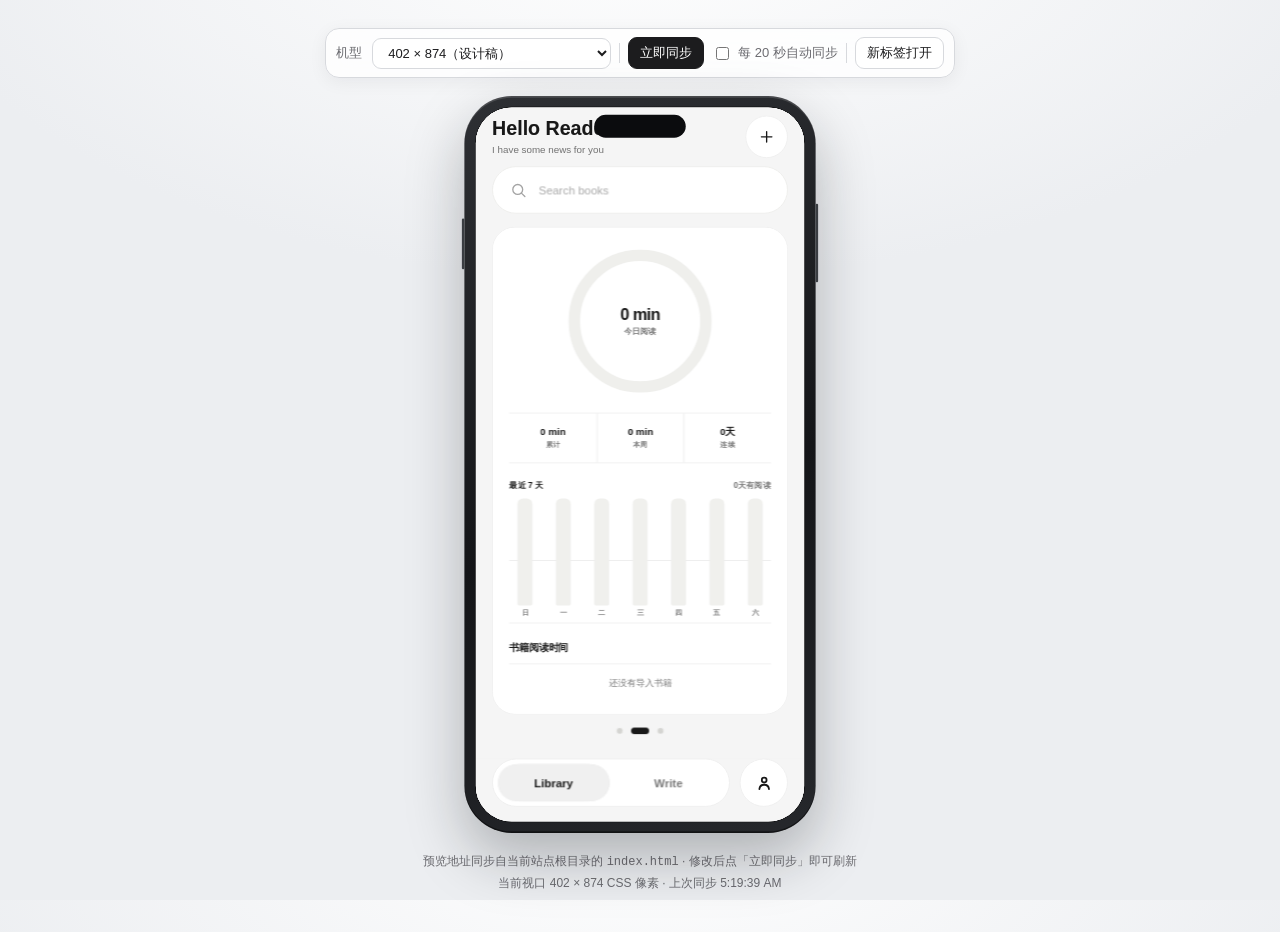
<file: mobile-preview.html>
<!DOCTYPE html>
<html lang="zh-CN">
<head>
<meta charset="UTF-8">
<meta name="viewport" content="width=device-width, initial-scale=1">
<title>ReadBook · 虚拟手机预览</title>
<style>
  :root {
    --page-bg: #eceef1;
    --ink: #1c1c1e;
    --muted: #6b6b70;
    --line: #d7d9dd;
    --card: #ffffff;
  }
  * { box-sizing: border-box; }
  html, body {
    margin: 0;
    height: 100%;
    background:
      radial-gradient(1200px 600px at 50% -10%, #ffffff 0%, var(--page-bg) 62%);
    color: var(--ink);
    font-family: -apple-system, BlinkMacSystemFont, "SF Pro Text", "Helvetica Neue", "PingFang SC", "Microsoft YaHei", sans-serif;
    -webkit-font-smoothing: antialiased;
  }
  .stage {
    min-height: 100%;
    display: flex;
    flex-direction: column;
    align-items: center;
    justify-content: center;
    gap: 18px;
    padding: 28px 16px 40px;
  }

  /* ---------- 控制条 ---------- */
  .toolbar {
    display: flex;
    align-items: center;
    gap: 8px;
    flex-wrap: wrap;
    justify-content: center;
    padding: 8px 10px;
    background: rgba(255,255,255,.78);
    border: 1px solid var(--line);
    border-radius: 14px;
    backdrop-filter: blur(14px);
    box-shadow: 0 4px 18px rgba(20,22,26,.06);
    font-size: 13px;
  }
  .toolbar .label { color: var(--muted); margin-right: 2px; }
  select, button {
    font: inherit;
    color: var(--ink);
    background: var(--card);
    border: 1px solid var(--line);
    border-radius: 9px;
    padding: 6px 11px;
    cursor: pointer;
    transition: background .16s ease, border-color .16s ease;
  }
  button:hover, select:hover { background: #f5f6f8; border-color: #c3c6cb; }
  button:active { transform: translateY(.5px); }
  button.primary {
    background: var(--ink);
    color: #fff;
    border-color: var(--ink);
  }
  button.primary:hover { background: #333338; }
  .switch {
    display: inline-flex;
    align-items: center;
    gap: 6px;
    color: var(--muted);
    user-select: none;
  }
  .switch input { accent-color: #1c1c1e; }
  .divider { width: 1px; height: 20px; background: var(--line); }

  /* ---------- 手机外壳 ---------- */
  .viewport {
    display: flex;
    align-items: center;
    justify-content: center;
  }
  .device {
    position: relative;
    padding: 14px;
    border-radius: 58px;
    background: linear-gradient(160deg, #2e3034 0%, #141518 55%, #26282c 100%);
    box-shadow:
      0 30px 70px rgba(18,20,24,.28),
      0 2px 0 rgba(255,255,255,.14) inset,
      0 -2px 0 rgba(0,0,0,.5) inset;
    transform-origin: top center;
    transition: transform .18s ease;
  }
  .device::before, .device::after {
    content: "";
    position: absolute;
    width: 3px;
    border-radius: 2px;
    background: #3a3d42;
  }
  .device::before { left: -3px; top: 150px; height: 62px; }
  .device::after  { right: -3px; top: 132px; height: 96px; }

  .screen {
    position: relative;
    overflow: hidden;
    border-radius: 44px;
    background: #fff;
    box-shadow: 0 0 0 1px rgba(0,0,0,.55);
  }
  .screen iframe {
    display: block;
    border: 0;
    width: 100%;
    height: 100%;
    background: #fff;
  }

  /* 刘海 */
  .notch {
    position: absolute;
    top: 9px;
    left: 50%;
    transform: translateX(-50%);
    width: 112px;
    height: 28px;
    border-radius: 16px;
    background: #0b0c0e;
    z-index: 3;
    pointer-events: none;
  }

  /* 同步提示 */
  .status {
    position: absolute;
    left: 50%;
    bottom: 14px;
    transform: translateX(-50%);
    z-index: 4;
    padding: 5px 12px;
    border-radius: 999px;
    font-size: 11.5px;
    color: #fff;
    background: rgba(20,21,24,.72);
    backdrop-filter: blur(8px);
    opacity: 0;
    transition: opacity .25s ease;
    pointer-events: none;
    white-space: nowrap;
  }
  .status.show { opacity: 1; }

  .meta {
    font-size: 12px;
    color: var(--muted);
    text-align: center;
    line-height: 1.7;
  }
  .meta a { color: var(--muted); text-underline-offset: 2px; }
</style>
</head>
<body>
<div class="stage">
  <div class="toolbar">
    <span class="label">机型</span>
    <select id="deviceSelect">
      <option value="402x874" selected>402 × 874（设计稿）</option>
      <option value="393x852">393 × 852（iPhone 15 Pro）</option>
      <option value="390x844">390 × 844（iPhone 14）</option>
      <option value="430x932">430 × 932（iPhone 15 Pro Max）</option>
      <option value="375x812">375 × 812（iPhone X / 13 mini）</option>
    </select>
    <div class="divider"></div>
    <button id="syncBtn" class="primary">立即同步</button>
    <label class="switch"><input type="checkbox" id="autoSync"> 每 20 秒自动同步</label>
    <div class="divider"></div>
    <button id="openBtn">新标签打开</button>
  </div>

  <div class="viewport">
    <div class="device" id="device">
      <div class="screen" id="screen">
        <div class="notch"></div>
        <iframe id="frame" title="ReadBook 手机预览"></iframe>
        <div class="status" id="status">已同步最新版本</div>
      </div>
    </div>
  </div>

  <div class="meta">
    预览地址同步自当前站点根目录的 <code>index.html</code> · 修改后点「立即同步」即可刷新<br>
    <span id="stamp"></span>
  </div>
</div>

<script>
(function () {
  const screenEl = document.getElementById("screen");
  const deviceEl = document.getElementById("device");
  const frame = document.getElementById("frame");
  const statusEl = document.getElementById("status");
  const select = document.getElementById("deviceSelect");
  const autoSync = document.getElementById("autoSync");
  const stamp = document.getElementById("stamp");
  let autoTimer = null;

  function applySize(value) {
    const [w, h] = value.split("x").map(Number);
    screenEl.style.width = w + "px";
    screenEl.style.height = h + "px";
    fitScale();
    stamp.textContent = "当前视口 " + w + " × " + h + " CSS 像素";
  }

  // 窗口不够高时整体等比缩小，避免看不到完整手机
  function fitScale() {
    const needH = parseInt(screenEl.style.height || "874", 10) + 28 + 150;
    const needW = parseInt(screenEl.style.width || "402", 10) + 28 + 40;
    const scale = Math.min(1, (window.innerHeight - 40) / needH, (window.innerWidth - 40) / needW);
    deviceEl.style.transform = "scale(" + Math.max(0.35, scale).toFixed(3) + ")";
    deviceEl.style.marginBottom = scale < 1 ? (deviceEl.offsetHeight * (scale - 1)) + "px" : "0px";
  }

  function toast(text) {
    statusEl.textContent = text;
    statusEl.classList.add("show");
    clearTimeout(toast._t);
    toast._t = setTimeout(() => statusEl.classList.remove("show"), 1300);
  }

  function sync(showToast) {
    // 加时间戳强制绕过 service worker / HTTP 缓存
    const url = new URL("./index.html", location.href);
    url.searchParams.set("sync", Date.now());
    frame.src = url.href;
    if (showToast) toast("已同步最新版本");
    stamp.textContent = stamp.textContent.split(" · ")[0] + " · 上次同步 " + new Date().toLocaleTimeString();
  }

  document.getElementById("syncBtn").addEventListener("click", () => sync(true));
  document.getElementById("openBtn").addEventListener("click", () => {
    window.open(frame.src, "_blank", "noopener");
  });

  select.addEventListener("change", () => applySize(select.value));
  window.addEventListener("resize", fitScale);

  autoSync.addEventListener("change", () => {
    clearInterval(autoTimer);
    if (autoSync.checked) {
      autoTimer = setInterval(() => sync(false), 20000);
      toast("自动同步已开启");
    } else {
      toast("自动同步已关闭");
    }
  });

  frame.addEventListener("load", () => { if (autoSync.checked) toast("已同步最新版本"); });

  applySize(select.value);
  sync(false);
})();
</script>
</body>
</html>
</file>
<file: theme.css>
/* Visual layer: a quieter bookshelf and a paper-like reading surface. */
:root {
  --reader-font: "Songti SC", "Noto Serif CJK SC", "Source Han Serif SC", "SimSun", serif;
  --ui-font: -apple-system, BlinkMacSystemFont, "PingFang SC", "Microsoft YaHei", sans-serif;
  --book-title-font: "Taipei Sans TC Beta", "Taipei Sans TC", "台北黑体", "Source Han Sans SC", "Noto Sans CJK SC", sans-serif;
}

body[data-theme="gray"] {
  --bg: #f6f6f5;
  --panel: #fafafa;
  --card: #ffffff;
  --reading-surface: #ffffff;
  --text: #111111;
  --text-soft: #9b9b9b;
  --accent: #111111;
  --accent-soft: #f0f0ef;
  --border: #e9e9e7;
  --overlay: rgba(250, 249, 246, .96);
  --shadow: 0 10px 28px rgba(31, 48, 56, .055);
}
body[data-theme="light"] {
  --bg: #f0f4f6;
  --panel: #f7fafb;
  --card: #fff;
  --reading-surface: #fff;
  --text: #25313c;
  --text-soft: #657782;
  --accent: #376483;
  --accent-soft: #e6f0f6;
  --border: #dbe4e8;
  --overlay: rgba(255, 255, 255, .96);
  --shadow: 0 10px 28px rgba(30, 53, 69, .06);
}
body[data-theme="sepia"] {
  --bg: #e9dfcd;
  --panel: #f3ebdc;
  --card: #fbf4e6;
  --reading-surface: #f8f0df;
  --text: #483b2c;
  --text-soft: #776a56;
  --accent: #9b6837;
  --accent-soft: #eee0ca;
  --border: #ded1ba;
  --overlay: rgba(251, 244, 230, .96);
  --shadow: 0 10px 28px rgba(72, 59, 44, .07);
}
body[data-theme="green"] {
  --bg: #e7eee8;
  --panel: #f2f7f2;
  --card: #fcfefb;
  --reading-surface: #f6faf5;
  --text: #30443b;
  --text-soft: #647d6d;
  --accent: #4f7861;
  --accent-soft: #e1ece2;
  --border: #d4e2d5;
  --overlay: rgba(247, 251, 246, .96);
  --shadow: 0 10px 28px rgba(43, 68, 52, .06);
}
body[data-theme="night"] {
  --bg: #0f0f0f;
  --panel: #171717;
  --card: #1d1d1d;
  --reading-surface: #141414;
  --text: #f2f2ef;
  --text-soft: #989898;
  --accent: #f2f2ef;
  --accent-soft: #2a2a2a;
  --border: #303030;
  --overlay: rgba(23, 23, 23, .97);
  --shadow: none;
}

body { font-family: var(--ui-font); font-weight: 400; }
button, select, input, textarea { font: inherit; }
button:focus-visible, select:focus-visible, .book-card:focus-visible, .book-page:focus-visible {
  outline: 2px solid var(--accent);
  outline-offset: 3px;
}

/* Library and writing list */
.toolbar {
  padding: calc(35px + env(safe-area-inset-top)) clamp(22px, 5vw, 48px) 15px;
  gap: 8px 12px;
}
.toolbar .title {
  font-family: var(--reader-font);
  font-size: clamp(28px, 6vw, 36px);
  font-weight: 600;
  letter-spacing: .08em;
  line-height: 1.25;
}
.toolbar .sub, .toolbar .wordcount {
  align-self: end;
  color: var(--text-soft);
  font-size: 12px;
  font-weight: 500;
  line-height: 28px;
}
.toolbar .add-mini {
  width: 42px;
  height: 42px;
  background: var(--accent);
  color: var(--card);
  border: 0;
  border-radius: 14px;
  box-shadow: var(--shadow);
}
.toolbar .add-mini svg { width: 20px; height: 20px; }
.shelf {
  padding: 16px clamp(20px, 5vw, 48px) 38px;
  gap: 14px;
  max-width: 1100px;
  width: 100%;
  margin-inline: auto;
}
.book-card {
  min-width: 0;
  gap: 0;
  overflow: hidden;
  background: var(--card);
  border: 1px solid var(--border);
  border-radius: 18px;
  box-shadow: var(--shadow);
  transition: transform .18s ease, box-shadow .18s ease;
}
.book-card:hover { transform: translateY(-2px); box-shadow: 0 14px 34px rgba(31, 48, 56, .11); }
.book-card:active { transform: translateY(0); }
.book-card .cover {
  min-height: 104px;
  padding: 22px 20px 10px 26px;
  gap: 12px;
  align-items: flex-start;
  border: 0;
  border-radius: 0;
  background: transparent;
  box-shadow: none;
  -webkit-backdrop-filter: none;
  backdrop-filter: none;
}
.book-card .cover::before {
  content: "";
  position: absolute;
  top: 22px;
  bottom: 12px;
  left: 13px;
  width: 4px;
  border-radius: 5px;
  background: var(--cover-accent, var(--accent));
}
.book-card .cover .cover-title {
  min-width: 0;
  color: var(--text);
  font-family: var(--book-title-font);
  font-size: 19px;
  font-weight: 600;
  line-height: 1.55;
  letter-spacing: .02em;
  word-break: break-word;
}
.book-card .cover .ops { gap: 5px; }
.book-card .cover .op {
  padding: 6px 7px;
  min-height: 32px;
  background: transparent;
  color: var(--text-soft);
  font-size: 12px;
  border-radius: 8px;
}
.book-card .cover .op:hover { background: var(--accent-soft); color: var(--accent); }
.book-card .info {
  margin: 0 20px 16px 26px;
  padding: 10px 0 0;
  border-top: 1px solid var(--border);
  font-size: 12px;
  font-weight: 400;
}
.empty {
  min-height: 45vh;
  padding: 40px 20px;
  line-height: 1.8;
}
.empty svg { width: 62px; height: 62px; opacity: .65; }
@media (min-width: 700px) {
  .shelf { grid-template-columns: repeat(2, minmax(0, 1fr)); }
}

/* Bottom navigation */
footer {
  max-width: 460px;
  width: calc(100% - 36px);
  margin: 0 auto calc(15px + env(safe-area-inset-bottom));
  padding: 7px 10px;
  border-radius: 22px;
  background: var(--overlay);
  border-color: var(--border);
  box-shadow: 0 10px 34px rgba(22, 38, 46, .12);
}
footer .tab-btn {
  min-height: 50px;
  gap: 3px;
  color: var(--text-soft);
  font-weight: 500;
}
footer .tab-btn.active { color: var(--accent); }
footer .add-btn {
  width: 48px;
  height: 48px;
  margin: 0 8px;
  border: 0;
  border-radius: 15px;
  background: var(--accent);
  color: var(--card);
}

/* Reading and writing */
.reader-scroll {
  background: var(--reading-surface);
  padding: calc(42px + env(safe-area-inset-top)) clamp(24px, 6vw, 60px)
    calc(95px + env(safe-area-inset-bottom));
  font-family: var(--reader-font);
  color: var(--text);
}
.chapter {
  max-width: 680px;
  margin-bottom: 66px;
  /* 长书打开时只对可见章节做布局与绘制，避免上千段落一次性排版造成打开卡顿；
     未渲染章节的高度用实测到的平均章高估算，减少补章时的位置漂移 */
  content-visibility: auto;
  contain-intrinsic-size: auto var(--chapter-est, 800px);
}
.chapter h2 {
  display: block;
  margin: 14px 0 38px;
  padding: 0 0 22px;
  border-bottom: 1px solid var(--border);
  font-family: var(--reader-font);
  font-size: clamp(22px, 5vw, 28px);
  font-weight: 600;
  line-height: 1.5;
  text-align: center;
  letter-spacing: .05em;
}
.chapter h2::before {
  content: "· 章 节 ·";
  display: block;
  position: static;
  width: auto;
  height: auto;
  margin: 0 0 16px;
  background: transparent;
  color: var(--accent);
  font-family: var(--ui-font);
  font-size: 11px;
  font-weight: 600;
  letter-spacing: .25em;
}
.chapter p {
  margin-bottom: 1.15em;
  line-height: var(--line-height, 1.9);
  letter-spacing: .025em;
  text-align: justify;
  text-justify: inter-ideograph;
}
#readerTop, #editorTop {
  left: clamp(12px, 3vw, 28px);
  right: clamp(12px, 3vw, 28px);
  padding: 10px 12px;
  border: 1px solid var(--border);
  border-radius: 16px;
  background: var(--overlay);
  box-shadow: 0 12px 32px rgba(22, 38, 46, .15);
}
.reader-top .title {
  font-family: var(--reader-font);
  font-size: 15px;
  font-weight: 600;
}
.reader-top button { color: var(--accent); font-weight: 600; }
.reader-bottom {
  left: clamp(12px, 3vw, 28px);
  right: clamp(12px, 3vw, 28px);
  bottom: calc(12px + env(safe-area-inset-bottom));
  transform: translateY(calc(100% + 28px));
  padding: 10px 12px;
  background: var(--overlay);
  border: 1px solid var(--border);
  border-radius: 16px;
  box-shadow: 0 12px 32px rgba(22, 38, 46, .15);
  gap: 8px;
}
.reader-bar button, .reader-bar select {
  min-height: 39px;
  border-radius: 10px;
  background: var(--card);
}
.drawer { background: var(--panel); border-color: var(--border); }
.drawer .drawer-head {
  font-family: var(--reader-font);
  font-size: 19px;
  padding-bottom: 14px;
  border-bottom: 1px solid var(--border);
}
.drawer-toc { padding: 14px 12px; }
.drawer-toc button { padding: 12px; line-height: 1.5; }
.drawer-toc button.active { background: var(--accent-soft); }

.editor {
  padding: calc(74px + env(safe-area-inset-top)) clamp(24px, 6vw, 60px) 50px;
  background: var(--reading-surface);
  font-family: var(--reader-font);
  font-size: 17px;
  line-height: 1.95;
}
.editor::placeholder { color: var(--text-soft); opacity: .9; }
.editor-fab {
  top: calc(18px + env(safe-area-inset-top));
  right: 18px;
  border-color: var(--border);
  background: var(--overlay);
  color: var(--accent);
  box-shadow: var(--shadow);
}
.modal-mask {
  padding: 24px;
  background: rgba(12, 12, 14, .3);
  -webkit-backdrop-filter: blur(8px);
  backdrop-filter: blur(8px);
  animation: modal-mask-in .18s ease-out both;
}
.modal-box {
  width: 100%;
  max-width: 330px;
  padding: 24px 20px 18px;
  border: 1px solid rgba(0, 0, 0, .055);
  border-radius: 26px;
  background: rgba(255, 255, 255, .96);
  box-shadow: 0 18px 54px rgba(0, 0, 0, .14);
  animation: modal-box-in .22s cubic-bezier(.2, .82, .26, 1) both;
}
.modal-msg {
  margin: 0 0 18px;
  color: var(--text);
  font-family: var(--ui-font);
  font-size: 17px;
  font-weight: 750;
  line-height: 1.45;
  letter-spacing: -.015em;
  text-align: center;
}
.modal-input {
  min-height: 48px;
  margin-bottom: 18px;
  padding: 0 14px;
  border: 1px solid transparent;
  border-radius: 14px;
  background: #f2f2f2;
  font-family: var(--ui-font);
  font-size: 15px;
  font-weight: 600;
}
.modal-input:focus {
  border-color: #b9b9b7;
  box-shadow: 0 0 0 3px rgba(17, 17, 17, .055);
}
.modal-actions {
  display: grid;
  grid-template-columns: repeat(2, minmax(0, 1fr));
  gap: 10px;
}
.modal-actions button {
  min-width: 0;
  min-height: 46px;
  padding: 0 14px;
  border: 0;
  border-radius: 14px;
  background: #eeeeed;
  color: #242424;
  font-family: var(--ui-font);
  font-size: 14px;
  font-weight: 750;
  transition: transform .14s ease, opacity .14s ease;
}
.modal-actions button:active { transform: scale(.97); opacity: .82; }
.modal-actions .m-ok { background: #181818; color: #ffffff; }
.modal-actions .m-ok.m-danger { background: #181818; color: #ffffff; }
.modal-mask.is-closing { animation: modal-mask-out .18s ease-in both; }
.modal-mask.is-closing .modal-box { animation: modal-box-out .18s cubic-bezier(.4, 0, 1, 1) both; }
.toast-inner {
  padding: 9px 14px;
  border: 1px solid rgba(255, 255, 255, .12);
  border-radius: 14px;
  background: rgba(28, 28, 30, .9);
  -webkit-backdrop-filter: blur(12px);
  backdrop-filter: blur(12px);
  font-size: 13px;
  font-weight: 650;
  box-shadow: none;
}
body[data-theme="night"] .modal-box {
  border-color: rgba(255, 255, 255, .08);
  background: rgba(35, 35, 37, .97);
  box-shadow: 0 18px 54px rgba(0, 0, 0, .32);
}
body[data-theme="night"] .modal-input {
  border-color: rgba(255, 255, 255, .06);
  background: #2d2d2f;
}
body[data-theme="night"] .modal-actions button { background: #363638; color: #f3f3f3; }
body[data-theme="night"] .modal-actions .m-ok { background: #f2f2f2; color: #161616; }
body[data-theme="night"] .modal-actions .m-ok.m-danger { background: #181818; color: #ffffff; }
@keyframes modal-mask-in { from { opacity: 0; } to { opacity: 1; } }
@keyframes modal-box-in {
  from { opacity: 0; transform: translateY(16px) scale(.965); }
  to { opacity: 1; transform: translateY(0) scale(1); }
}
@keyframes modal-mask-out { from { opacity: 1; } to { opacity: 0; } }
@keyframes modal-box-out {
  from { opacity: 1; transform: translateY(0) scale(1); }
  to { opacity: 0; transform: translateY(9px) scale(.98); }
}

@keyframes added-page-in {
  0% { opacity: 0; transform: translate3d(28px, 0, 0) scale(.982); }
  58% { opacity: 1; transform: translate3d(-2px, 0, 0) scale(1.002); }
  100% { opacity: 1; transform: translate3d(0, 0, 0) scale(1); }
}
/* Keep the carousel page fixed while a newly imported book enters. Moving the
   full-width page exposed half of its neighbour on iOS. Only its inner content
   animates, so the scroll position and snap geometry never change. */
@keyframes imported-art-in {
  0% { opacity: 0; transform: scale(.965); }
  68% { opacity: 1; transform: scale(1.006); }
  100% { opacity: 1; transform: scale(1); }
}
@keyframes imported-meta-in {
  from { opacity: 0; transform: translateY(8px); }
  to { opacity: 1; transform: translateY(0); }
}
.book-page.page-added { transform: none; animation: none; }
.book-page.page-added .book-page-art {
  animation: imported-art-in .5s cubic-bezier(.2, .78, .2, 1) both;
  transform-origin: center;
}
.book-page.page-added .book-page-chapter,
.book-page.page-added .book-page-progress,
.book-page.page-added .book-page-detail {
  animation: imported-meta-in .34s cubic-bezier(.2, .78, .2, 1) .12s both;
}
.write-page-card.page-added { transform: none; animation: none; }
.write-page-card.page-added .write-page-surface {
  animation: imported-art-in .46s cubic-bezier(.2, .78, .2, 1) both;
  transform-origin: center;
}

@media (prefers-reduced-motion: reduce) {
  *, *::before, *::after { scroll-behavior: auto !important; transition-duration: .01ms !important; animation-duration: .01ms !important; }
}

/* Editorial home screen inspired by the supplied monochrome reference. */
body[data-theme="gray"] {
  --bg: #f5f5f5;
  --panel: #fafafa;
  --card: #fff;
  --reading-surface: #fff;
  --text: #181818;
  --text-soft: #777;
  --accent: #242424;
  --accent-soft: #f0f0f0;
  --border: #eeeeee;
  --overlay: rgba(255, 255, 255, .97);
  --shadow: 0 14px 32px rgba(0, 0, 0, .045);
}
body[data-theme="light"] {
  --bg: #fff;
  --panel: #fff;
  --card: #fff;
  --reading-surface: #fff;
  --text: #121212;
  --text-soft: #727272;
  --accent: #222;
  --accent-soft: #f4f4f4;
  --border: #ededed;
  --overlay: rgba(255, 255, 255, .97);
  --shadow: 0 14px 32px rgba(0, 0, 0, .04);
}
body[data-theme="night"] {
  --bg: #17191b;
  --panel: #1d2022;
  --card: #25282a;
  --reading-surface: #1b1e20;
  --text: #f1f0eb;
  --text-soft: #a4a6a6;
  --accent: #f1f0eb;
  --accent-soft: #393d3e;
  --border: #363a3b;
  --overlay: rgba(37, 40, 42, .97);
  --shadow: 0 14px 32px rgba(0, 0, 0, .19);
}

#shelfView { background: var(--bg); }
.home-head {
  width: 100%;
  max-width: 1100px;
  margin: 0 auto;
  padding: calc(40px + env(safe-area-inset-top)) clamp(22px, 5vw, 48px) 14px;
  display: flex;
  justify-content: space-between;
  align-items: center;
  gap: 18px;
}
.home-copy {
  min-width: 0;
  min-height: 52px;
  display: flex;
  flex-direction: column;
  justify-content: center;
  gap: 4px;
}
.added-page-transition {
  position: fixed;
  overflow: hidden;
  pointer-events: none;
  z-index: 1000;
  border-radius: 28px;
  background: var(--bg);
  contain: strict;
}
.added-page-track {
  display: flex;
  width: 200%;
  height: 100%;
  will-change: transform;
  backface-visibility: hidden;
}
.home-head h1 {
  margin: 0;
  font-family: var(--ui-font);
  font-size: clamp(23px, 5vw, 30px);
  font-weight: 700;
  line-height: 1.12;
  letter-spacing: -.02em;
}
.home-subtitle {
  margin: 0;
  color: var(--text-soft);
  font-size: 12px;
  font-weight: 400;
  line-height: 1.4;
  letter-spacing: .01em;
}
.home-actions {
  flex: none;
  display: flex;
  align-items: center;
  gap: 10px;
}
.home-del-btn {
  flex: none;
  align-self: center;
  width: 52px;
  height: 52px;
  padding: 0;
  display: grid;
  place-items: center;
  border: 1px solid var(--border);
  border-radius: 50%;
  background: var(--card);
  color: var(--text);
  cursor: pointer;
  box-shadow: none;
}
.home-del-btn svg { width: 24px; height: 24px; stroke-width: 2.2; }
.home-del-btn:active:not(:disabled) { transform: scale(.94); }
.home-del-btn:disabled { opacity: .35; cursor: default; }
.home-add-btn {
  flex: none;
  align-self: center;
  width: 52px;
  height: 52px;
  padding: 0;
  display: grid;
  place-items: center;
  border: 1px solid var(--border);
  border-radius: 50%;
  background: var(--card);
  color: var(--text);
  cursor: pointer;
  box-shadow: none;
}
.home-add-btn svg { width: 22px; height: 22px; stroke-width: 1.8; }
.home-add-btn:active { transform: scale(.95); }
.home-add-btn.is-adding {
  animation: add-control-feedback .38s cubic-bezier(.2, .82, .22, 1) both;
}
.home-add-btn.is-adding svg {
  animation: add-icon-feedback .38s cubic-bezier(.2, .82, .22, 1) both;
}
@keyframes add-control-feedback {
  0% { transform: scale(1); }
  38% { transform: scale(.9); }
  72% { transform: scale(1.045); }
  100% { transform: scale(1); }
}
@keyframes add-icon-feedback {
  0% { transform: rotate(0deg) scale(1); }
  45% { transform: rotate(-7deg) scale(.9); }
  100% { transform: rotate(0deg) scale(1); }
}
.shelf { gap: 16px; padding-top: 16px; padding-bottom: 34px; }
.book-card {
  border-radius: 24px;
  border-color: var(--border);
  box-shadow: var(--shadow);
}
.book-card .cover .cover-title {
  font-family: var(--ui-font);
  font-size: 19px;
  font-weight: 650;
  letter-spacing: -.02em;
}
.book-card .cover::before { background: var(--text-soft); opacity: .5; }

footer {
  width: calc(100% - 40px);
  max-width: 470px;
  gap: 12px;
  align-items: stretch;
  padding: 0;
  margin-bottom: calc(18px + env(safe-area-inset-bottom));
  border: 0;
  border-radius: 0;
  background: transparent;
  box-shadow: none;
  -webkit-backdrop-filter: none;
  backdrop-filter: none;
}
footer .tab-pill {
  position: relative;
  isolation: isolate;
  flex: 1;
  min-width: 0;
  height: 59px;
  min-height: 59px;
  display: flex;
  align-items: center;
  gap: 4px;
  padding: 6px;
  background: var(--card);
  border: 1px solid var(--border);
  border-radius: 999px;
  box-shadow: var(--shadow);
  overflow: hidden;
}
footer .tab-liquid {
  position: absolute;
  z-index: 0;
  top: 6px;
  bottom: 6px;
  left: 6px;
  right: 6px;
  pointer-events: none;
  filter: url(#tabLiquidGoo);
  opacity: 1;
  transition: opacity .18s ease;
  contain: paint;
}
footer .tab-liquid-blob {
  position: absolute;
  top: 0;
  bottom: 0;
  left: 0;
  width: calc((100% - 4px) / 2);
  border-radius: 999px;
  background: var(--accent-soft);
  transform: translate3d(0,0,0) scaleX(1);
  transform-origin: center;
  will-change: transform;
  backface-visibility: hidden;
}
footer .tab-liquid-drop {
  position: absolute;
  top: 50%;
  left: 25%;
  right: 25%;
  width: auto;
  height: 6px;
  margin: 0;
  border-radius: 999px;
  background: var(--accent-soft);
  opacity: 0;
  transform: translate3d(0,-50%,0) scaleX(.02) scaleY(.55);
  will-change: transform, opacity;
  backface-visibility: hidden;
}
footer .tab-pill[data-active="writer"] .tab-liquid-blob {
  transform: translate3d(calc(100% + 4px),0,0) scaleX(1);
}
footer .tab-pill.profile-selected .tab-liquid { opacity: 0; }
footer .tab-pill.squeeze-to-writer .tab-liquid-blob {
  animation: tab-liquid-to-writer .46s cubic-bezier(.2, .72, .2, 1) both;
}
footer .tab-pill.squeeze-to-writer .tab-liquid-drop {
  animation: tab-thread-to-writer .46s cubic-bezier(.2, .72, .2, 1) both;
}
footer .tab-pill.squeeze-to-reader .tab-liquid-blob {
  animation: tab-liquid-to-reader .46s cubic-bezier(.2, .72, .2, 1) both;
}
footer .tab-pill.squeeze-to-reader .tab-liquid-drop {
  animation: tab-thread-to-reader .46s cubic-bezier(.2, .72, .2, 1) both;
}
@keyframes tab-liquid-to-writer {
  0% { transform: translate3d(0,0,0) scaleX(1) scaleY(1); }
  26% { transform: translate3d(14%,0,0) scaleX(1.16) scaleY(.86); }
  58% { transform: translate3d(70%,0,0) scaleX(1.12) scaleY(.9); }
  82% { transform: translate3d(calc(100% + 4px),0,0) scaleX(.96) scaleY(1.04); }
  100% { transform: translate3d(calc(100% + 4px),0,0) scaleX(1) scaleY(1); }
}
@keyframes tab-liquid-to-reader {
  0% { transform: translate3d(calc(100% + 4px),0,0) scaleX(1) scaleY(1); }
  26% { transform: translate3d(86%,0,0) scaleX(1.16) scaleY(.86); }
  58% { transform: translate3d(30%,0,0) scaleX(1.12) scaleY(.9); }
  82% { transform: translate3d(0,0,0) scaleX(.96) scaleY(1.04); }
  100% { transform: translate3d(0,0,0) scaleX(1) scaleY(1); }
}
@keyframes tab-thread-to-writer {
  0% { opacity: 0; transform: translate3d(0,-50%,0) scaleX(.02) scaleY(.45); transform-origin: left center; }
  22% { opacity: .78; transform: translate3d(0,-50%,0) scaleX(.42) scaleY(.55); transform-origin: left center; }
  50% { opacity: .92; transform: translate3d(0,-50%,0) scaleX(1) scaleY(.9); transform-origin: left center; }
  72% { opacity: .62; transform: translate3d(0,-50%,0) scaleX(.34) scaleY(.5); transform-origin: right center; }
  100% { opacity: 0; transform: translate3d(0,-50%,0) scaleX(.02) scaleY(.4); transform-origin: right center; }
}
@keyframes tab-thread-to-reader {
  0% { opacity: 0; transform: translate3d(0,-50%,0) scaleX(.02) scaleY(.45); transform-origin: right center; }
  22% { opacity: .78; transform: translate3d(0,-50%,0) scaleX(.42) scaleY(.55); transform-origin: right center; }
  50% { opacity: .92; transform: translate3d(0,-50%,0) scaleX(1) scaleY(.9); transform-origin: right center; }
  72% { opacity: .62; transform: translate3d(0,-50%,0) scaleX(.34) scaleY(.5); transform-origin: left center; }
  100% { opacity: 0; transform: translate3d(0,-50%,0) scaleX(.02) scaleY(.4); transform-origin: left center; }
}
footer .tab-btn {
  position: relative;
  z-index: 1;
  min-height: 45px;
  flex-direction: row;
  justify-content: center;
  line-height: 1;
  border-radius: 999px;
  color: var(--text-soft);
  font-size: 14px;
  font-weight: 750;
}
footer .tab-btn span {
  display: block;
  width: 100%;
  text-align: center;
  white-space: nowrap;
}
footer .tab-btn.active {
  background: transparent;
  color: var(--text);
  font-weight: 850;
}
footer .add-btn {
  flex: 0 0 59px;
  width: 59px;
  height: 59px;
  min-width: 59px;
  min-height: 59px;
  align-self: stretch;
  margin: 0;
  padding: 0;
  overflow: hidden;
  border-radius: 50%;
  background: var(--card);
  color: var(--text);
  border: 1px solid var(--border);
  box-shadow: var(--shadow);
  transition: background-color .18s ease, color .18s ease, border-color .18s ease, transform .18s ease;
}
footer .add-btn svg { width: 22px; height: 22px; }
footer .tab-profile-avatar {
  width: 100%;
  height: 100%;
  display: none;
  border-radius: 50%;
  object-fit: cover;
}
footer .add-btn.has-avatar .tab-profile-avatar { display: block; }
footer .add-btn.has-avatar > svg { display: none; }
.toolbar .title { font-family: var(--ui-font); font-weight: 700; letter-spacing: -.04em; }
.toolbar .add-mini { background: var(--text); color: var(--card); }

/* One book per horizontal shelf page. */
#shelfView .home-head,
#writeListView .home-head,
#profileView .home-head {
  max-width: 760px;
  padding: calc(10px + env(safe-area-inset-top)) 20px 10px;
}
#shelfView .shelf-search {
  width: calc(100% - 40px);
  max-width: 720px;
  min-height: 58px;
  margin: 0 auto 8px;
  padding: 0 20px;
  display: flex;
  align-items: center;
  gap: 13px;
  flex: none;
  color: #a4a4a4;
  border: 1px solid #ededeb;
  border-radius: 999px;
  background: #ffffff;
}
#shelfView .shelf-search:focus-within {
  border-color: #ededeb;
  outline: none;
  box-shadow: none;
}
.shelf-search svg { width: 23px; height: 23px; flex: none; }
.shelf-search input {
  width: 100%;
  min-width: 0;
  height: 42px;
  padding: 0;
  border: 0;
  outline: 0;
  background: transparent;
  color: var(--text);
  font-size: 14px;
  font-weight: 400;
}
.shelf-search input::placeholder { color: #a8a8a8; opacity: 1; }
.shelf-search input::-webkit-search-cancel-button { opacity: .45; }
#shelfView .shelf-carousel {
  width: min(100%, 760px);
  flex: 1;
  min-height: 0;
  margin: 0 auto;
  padding: 8px 20px 14px;
  display: flex;
  flex-direction: column;
}
#shelfView #shelf {
  width: 100%;
  flex: 1;
  min-height: 0;
  padding: 0;
  margin: 0;
  display: flex;
  gap: 0;
  overflow-x: auto;
  overflow-y: hidden;
  overscroll-behavior-x: contain;
  scroll-snap-type: x mandatory;
  scrollbar-width: none;
  touch-action: pan-x pan-y;
  -webkit-overflow-scrolling: touch;
  contain: layout style;
}
#shelfView #shelf::-webkit-scrollbar { display: none; }
#shelfView #shelf.single-page {
  overflow-x: hidden;
  overscroll-behavior-x: none;
  scroll-snap-type: none;
  touch-action: pan-y;
}
#shelfView .book-page {
  flex: 0 0 100%;
  min-width: 0;
  min-height: 0;
  height: 100%;
  scroll-snap-align: start;
  scroll-snap-stop: normal;
  display: flex;
  flex-direction: column;
  padding: clamp(10px, 1.6vh, 14px) 10px 18px;
  border: 1px solid var(--border);
  border-radius: 28px;
  background: #f9f9f9;
  box-shadow: none;
  cursor: pointer;
  contain: layout paint;
  isolation: isolate;
}
.book-page-art {
  position: relative;
  flex: 1 1 0;
  min-width: 0;
  min-height: 0;
  margin: 0 0 12px;
  display: grid;
  place-items: center;
  border: 1px solid #f0f0ee;
  border-radius: 20px;
  color: var(--text);
  background: #ffffff;
  overflow: hidden;
  touch-action: pan-x;
}
.book-delete-reveal {
  position: absolute;
  left: 12px;
  right: 12px;
  bottom: 14px;
  z-index: 0;
  height: 42px;
  padding: 0;
  display: flex;
  align-items: center;
  justify-content: center;
  gap: 7px;
  border-radius: 14px;
  border: 0;
  background: #e7e7e4;
  color: #4d4d4a;
  font-size: 13px;
  font-weight: 750;
  font-family: var(--ui-font);
  opacity: 0;
  transform: translateY(8px);
  pointer-events: none;
  cursor: default;
  transition: opacity .16s linear, transform .16s cubic-bezier(.22, .8, .24, 1);
}
.swipe-delete-region.delete-armed .swipe-delete-reveal { background: #dcdcd8; }
.book-page-art .book-delete-reveal svg { width: 17px; height: 17px; }
.book-art-surface {
  position: absolute;
  inset: 0;
  z-index: 1;
  display: grid;
  place-items: center;
  overflow: hidden;
  border-radius: inherit;
  background: #ffffff;
  transition: transform .22s cubic-bezier(.2, .78, .22, 1), opacity .16s ease;
}
.swipe-delete-region.is-swiping .swipe-delete-surface {
  transition: none;
  will-change: transform, opacity;
  backface-visibility: hidden;
}
.swipe-delete-region.is-swiping .swipe-delete-reveal {
  will-change: transform, opacity;
  backface-visibility: hidden;
}
.swipe-delete-region.delete-committing .swipe-delete-surface {
  transition: transform .15s cubic-bezier(.3, .72, .2, 1), opacity .15s ease;
}
.book-page-art svg {
  width: min(88%, 330px);
  height: min(90%, 270px);
  display: block;
}
.book-page-art .book-cover-illustration {
  position: absolute;
  inset: 12px;
  display: block;
  width: calc(100% - 24px);
  height: calc(100% - 24px);
  min-width: 0;
  min-height: 0;
  max-width: none;
  max-height: none;
  object-fit: contain;
  object-position: center;
  background: #ffffff;
  pointer-events: none;
  user-select: none;
}
/* Built-in art and EPUB covers share one frame and one inner safe area. */
.book-page-chapter,
.book-page-progress,
.book-page-detail {
  flex-shrink: 0;
}
.book-page-chapter {
  height: 21px;
  color: var(--text);
  text-align: center;
  font-size: 15px;
  font-weight: 700;
  line-height: 1.4;
  white-space: nowrap;
  overflow: hidden;
  text-overflow: ellipsis;
}
.book-page-progress {
  width: min(230px, 72%);
  margin: 10px auto 22px;
  display: block;
}
.book-progress-track {
  flex: 1;
  height: 5px;
  overflow: hidden;
  border-radius: 999px;
  background: #ededeb;
}
.book-progress-track span {
  display: block;
  height: 100%;
  border-radius: inherit;
  background: var(--text);
  transition: width .35s ease;
}
.book-page-detail { text-align: center; min-width: 0; }
.book-page-detail h2 {
  /* Title fitting may change font-size, but must not resize the art above. */
  --book-title-slot: clamp(28.6px, 7.8vw, 39px);
  height: var(--book-title-slot);
  margin: 0;
  color: var(--text);
  font-family: var(--book-title-font);
  max-width: 320px;
  margin-inline: auto;
  font-size: clamp(22px, 6vw, 30px);
  font-weight: 750;
  letter-spacing: -.035em;
  line-height: var(--book-title-slot);
  display: block;
  overflow: hidden;
  text-overflow: ellipsis;
  white-space: nowrap;
}
.shelf-search-empty {
  align-items: center;
  justify-content: center;
  gap: 10px;
  text-align: center;
  cursor: default !important;
}
.shelf-search-empty svg {
  width: 44px;
  height: 44px;
  margin-bottom: 6px;
  color: var(--text-soft);
}
.shelf-search-empty strong {
  font-size: 16px;
  font-weight: 700;
}
.shelf-search-empty span {
  color: var(--text-soft);
  font-size: 13px;
}
.book-page-read-time {
  margin: 18px 0 2px;
  color: var(--text-soft);
  font-size: 13px;
  font-weight: 400;
  line-height: 1.4;
}
.book-page-read-time strong {
  color: var(--text);
  font-weight: 700;
}
.reading-stats-book {
  padding: 0 !important;
  overflow: hidden;
  background: var(--card) !important;
  cursor: default !important;
  isolation: isolate;
  touch-action: pan-x pan-y !important;
}
.reading-stats-preview {
  width: 100%;
  height: 100%;
  min-height: 0;
  padding: 22px 20px 16px;
  display: block;
  overflow-y: auto;
  overscroll-behavior-y: contain;
  scrollbar-width: none;
  -webkit-overflow-scrolling: touch;
  touch-action: pan-x pan-y;
  color: var(--text);
  background: var(--card);
}
.reading-stats-preview::-webkit-scrollbar { display: none; }
.reading-stats-preview-ring {
  width: min(184px, 100%);
  height: auto;
  aspect-ratio: 1 / 1;
  margin: 0 auto 20px;
  flex: none;
  display: grid;
  place-items: center;
  position: relative;
  border-radius: 999px !important;
  background: transparent;
}
.reading-stats-preview-ring svg {
  position: absolute;
  inset: 0;
  width: 100%;
  height: 100%;
  overflow: visible;
  transform: rotate(-90deg);
}
.reading-stats-preview-ring circle {
  fill: none;
  stroke-width: 12;
}
.reading-stats-preview-ring-track { stroke: #efefec; }
.reading-stats-preview-ring-value {
  stroke: var(--text);
  stroke-linecap: round;
  stroke-dasharray: 440;
  transition: stroke-dashoffset .42s cubic-bezier(.22, .78, .2, 1);
}
.reading-stats-preview-ring > div {
  position: relative;
  z-index: 1;
  display: grid;
  place-content: center;
  gap: 2px;
  text-align: center;
}
.reading-stats-preview-ring strong {
  font-size: 20px;
  font-weight: 850;
  letter-spacing: -.04em;
  font-variant-numeric: tabular-nums;
}
.reading-stats-preview-ring span {
  color: var(--text-soft);
  font-size: 10px;
  font-weight: 700;
}
.reading-stats-preview-summary {
  height: 62px;
  margin-bottom: 20px;
  display: grid;
  grid-template-columns: repeat(3, minmax(0, 1fr));
  border-top: 1px solid var(--border);
  border-bottom: 1px solid var(--border);
}
.reading-stats-preview-summary > div {
  min-width: 0;
  display: grid;
  place-content: center;
  gap: 3px;
  text-align: center;
}
.reading-stats-preview-summary > div + div { border-left: 1px solid var(--border); }
.reading-stats-preview-summary strong {
  overflow: hidden;
  font-size: 12px;
  font-weight: 800;
  line-height: 1.2;
  text-overflow: ellipsis;
  white-space: nowrap;
  font-variant-numeric: tabular-nums;
}
.reading-stats-preview-summary span {
  color: var(--text-soft);
  font-size: 9px;
  font-weight: 700;
}
.reading-stats-preview-trend {
  height: 176px;
  margin-bottom: 22px;
  display: grid;
  grid-template-rows: auto minmax(0, 1fr);
  gap: 9px;
}
.reading-stats-preview-trend-head {
  display: flex;
  align-items: center;
  justify-content: space-between;
  font-size: 10px;
}
.reading-stats-preview-trend-head strong { font-weight: 800; }
.reading-stats-preview-trend-head span { color: var(--text-soft); font-weight: 700; }
.reading-stats-preview-bars {
  min-height: 0;
  display: grid;
  grid-template-columns: repeat(7, minmax(0, 1fr));
  gap: 8px;
  border-bottom: 1px solid var(--border);
  background: linear-gradient(to bottom, transparent 49.5%, var(--border) 50%, transparent 50.5%);
}
.reading-stats-preview-bars > div {
  min-height: 0;
  display: grid;
  grid-template-rows: minmax(0, 1fr) 17px;
  justify-items: center;
  gap: 4px;
}
.reading-stats-preview-bars i {
  width: 18px;
  height: 100%;
  position: relative;
  overflow: hidden;
  align-self: end;
  border-radius: 7px 7px 2px 2px;
  background: #f0f0ed;
}
.reading-stats-preview-bars i::after {
  content: "";
  position: absolute;
  left: 0;
  right: 0;
  bottom: 0;
  height: var(--preview-day-height, 0%);
  border-radius: 6px 6px 2px 2px;
  background: var(--text);
}
.reading-stats-preview-bars span {
  color: var(--text-soft);
  font-size: 8px;
  font-weight: 700;
}
body[data-theme="night"] .reading-stats-preview-ring-track { stroke: #303030; }
body[data-theme="night"] .reading-stats-preview-bars i { background: #2b2b2b; }
.reading-stats-preview-books {
  padding-bottom: 6px;
}
.reading-stats-preview-books > strong {
  display: block;
  margin-bottom: 10px;
  font-size: 12px;
  font-weight: 850;
}
.reading-stats-preview-book-list { display: grid; }
.reading-stats-preview-book-list > div {
  min-width: 0;
  padding: 12px 0;
  display: flex;
  align-items: center;
  gap: 14px;
  border-top: 1px solid var(--border);
}
.reading-stats-preview-book-list span {
  min-width: 0;
  flex: 1;
  overflow: hidden;
  font-family: var(--book-title-font);
  font-size: 12px;
  font-weight: 750;
  text-overflow: ellipsis;
  white-space: nowrap;
}
.reading-stats-preview-book-list strong {
  flex: none;
  font-size: 11px;
  font-weight: 800;
}
.reading-stats-preview-book-list p {
  margin: 0;
  padding: 16px 0;
  border-top: 1px solid var(--border);
  color: var(--text-soft);
  font-size: 11px;
  text-align: center;
}

#statsView {
  background: var(--bg);
  color: var(--text);
}
.stats-view-top {
  flex: none;
  min-height: 62px;
  padding: calc(12px + env(safe-area-inset-top)) clamp(20px, 5vw, 48px) 10px;
  display: grid;
  grid-template-columns: 60px 1fr 60px;
  align-items: center;
  border-bottom: 1px solid var(--border);
  background: color-mix(in srgb, var(--bg) 88%, transparent);
  -webkit-backdrop-filter: blur(18px);
  backdrop-filter: blur(18px);
}
.stats-view-top button {
  justify-self: start;
  padding: 8px 0;
  border: 0;
  background: transparent;
  color: var(--text);
  font-size: 14px;
  font-weight: 700;
  cursor: pointer;
}
.stats-view-top strong {
  text-align: center;
  font-size: 15px;
  font-weight: 800;
}
.stats-view-scroll {
  flex: 1;
  min-height: 0;
  overflow-y: auto;
  padding: 24px 20px calc(40px + env(safe-area-inset-bottom));
  scrollbar-width: none;
}
.stats-view-scroll::-webkit-scrollbar { display: none; }
.stats-hero {
  padding: 25px 20px 20px;
  display: flex;
  flex-direction: column;
  align-items: center;
  border: 1px solid var(--border);
  border-radius: 26px;
  background: var(--card);
}
.stats-eyebrow {
  color: var(--text-soft);
  font-size: 9px;
  font-weight: 800;
  letter-spacing: .2em;
}
.stats-hero h1 {
  margin: 7px 0 20px;
  font-family: var(--book-title-font);
  font-size: 28px;
  font-weight: 800;
}
.stats-hero-ring {
  --reading-angle: 0deg;
  width: 174px;
  height: 174px;
  display: grid;
  place-items: center;
  position: relative;
  border-radius: 50%;
  background: conic-gradient(var(--text) var(--reading-angle), var(--accent-soft) 0);
}
.stats-hero-ring::before {
  content: "";
  position: absolute;
  inset: 13px;
  border-radius: inherit;
  background: var(--card);
}
.stats-hero-ring > div {
  position: relative;
  z-index: 1;
  display: grid;
  gap: 5px;
  text-align: center;
}
.stats-hero-ring strong { font-size: 25px; font-weight: 850; line-height: 1; }
.stats-hero-ring span { color: var(--text-soft); font-size: 10px; font-weight: 600; }
.stats-summary-grid {
  width: 100%;
  margin-top: 22px;
  display: grid;
  grid-template-columns: repeat(3, minmax(0, 1fr));
}
.stats-summary-grid div {
  min-width: 0;
  display: grid;
  gap: 5px;
  text-align: center;
}
.stats-summary-grid div + div { border-left: 1px solid var(--border); }
.stats-summary-grid strong {
  overflow: hidden;
  color: var(--text);
  font-size: 13px;
  font-weight: 800;
  text-overflow: ellipsis;
  white-space: nowrap;
}
.stats-summary-grid span { color: var(--text-soft); font-size: 9px; font-weight: 600; }
.stats-panel {
  margin-top: 14px;
  padding: 18px;
  border: 1px solid var(--border);
  border-radius: 22px;
  background: var(--card);
}
.stats-panel-head {
  display: flex;
  align-items: baseline;
  justify-content: space-between;
  gap: 12px;
}
.stats-panel-head h2 { margin: 0; font-size: 15px; font-weight: 800; }
.stats-panel-head span { color: var(--text-soft); font-size: 9px; }
.stats-chart-shell {
  position: relative;
  height: 158px;
  margin-top: 17px;
  padding: 0 4px;
  border-bottom: 1px solid var(--border);
  background: linear-gradient(to bottom, transparent 49.5%, var(--border) 50%, transparent 50.5%);
}
.stats-detail-week {
  height: 100%;
  display: grid;
  grid-template-columns: repeat(7, 1fr);
  align-items: end;
  gap: 7px;
}
.stats-detail-day {
  height: 100%;
  z-index: 1;
  display: grid;
  grid-template-rows: 18px 1fr 18px;
  justify-items: center;
  align-items: end;
  gap: 4px;
}
.stats-detail-day strong {
  color: var(--text-soft);
  font-size: 8px;
  font-weight: 700;
  font-variant-numeric: tabular-nums;
}
.stats-detail-day i {
  width: 22px;
  height: 100%;
  overflow: hidden;
  position: relative;
  border-radius: 8px 8px 3px 3px;
  background: #f0f0ed;
}
.stats-detail-day i::after {
  content: "";
  position: absolute;
  left: 0;
  right: 0;
  bottom: 0;
  height: var(--day-height, 5%);
  border-radius: 7px 7px 2px 2px;
  background: var(--text);
}
.stats-detail-day span { color: var(--text-soft); font-size: 9px; font-weight: 700; }
.stats-detail-day.today span { color: var(--text); font-weight: 850; }
.stats-week-foot {
  margin-top: 13px;
  display: flex;
  align-items: center;
  justify-content: space-between;
  gap: 12px;
  color: var(--text-soft);
  font-size: 9px;
}
.stats-week-foot strong { color: var(--text); font-weight: 800; }
.stats-book-list { margin-top: 11px; display: grid; }
.stats-book-row {
  min-width: 0;
  padding: 11px 0;
  display: flex;
  align-items: center;
  gap: 14px;
  border-top: 1px solid var(--border);
}
.stats-book-row:first-child { border-top: 0; }
.stats-book-row span {
  min-width: 0;
  flex: 1;
  overflow: hidden;
  font-family: var(--book-title-font);
  font-size: 12px;
  font-weight: 700;
  text-overflow: ellipsis;
  white-space: nowrap;
}
.stats-book-row strong { flex: none; font-size: 11px; font-weight: 800; }
.stats-list-empty { margin: 18px 0 4px; color: var(--text-soft); font-size: 12px; text-align: center; }
.shelf-pagination {
  flex: none;
  min-height: 40px;
  display: flex;
  align-items: center;
  justify-content: center;
}
.shelf-pagination[hidden] { display: none; }
.shelf-dots {
  position: relative;
  flex: none;
  width: 120px;
  height: 24px;
  overflow: visible;
  isolation: isolate;
  filter: url(#tabLiquidGoo);
}
.shelf-dots::before {
  content: "";
  position: absolute;
  z-index: 1;
  top: 50%;
  left: 50%;
  width: 9px;
  height: 9px;
  background: var(--text);
  opacity: 0;
  pointer-events: none;
  transform: translate(-50%, -50%) scale(.25);
  will-change: left, transform, opacity;
}
.shelf-dots button {
  position: absolute;
  left: 50%;
  top: 50%;
  width: 7px;
  height: 7px;
  padding: 0;
  border: 0;
  border-radius: 99px;
  background: #d4d4d1;
  cursor: pointer;
  transform: translate(-50%, -50%);
  will-change: transform, width, height, opacity, background-color;
  transition: transform .22s ease, background-color .22s ease, opacity .22s ease;
}
.shelf-dots button:nth-child(1) { transform: translate(calc(-50% - 25px), -50%); }
.shelf-dots button:nth-child(3) { transform: translate(calc(-50% + 25px), -50%); }
.shelf-dots button.active {
  width: 22px;
  height: 8px;
  background: var(--text);
  cursor: default;
}
.shelf-dots.moving-next::before {
  animation: dot-drop-next .5s cubic-bezier(.22, .68, .18, 1) both;
}
.shelf-dots.moving-prev::before {
  animation: dot-drop-prev .5s cubic-bezier(.22, .68, .18, 1) both;
}
.shelf-dots.moving-next button:nth-child(1) { animation: dot-wrap-next .5s cubic-bezier(.22, .68, .18, 1) both; }
.shelf-dots.moving-next button:nth-child(2) { animation: dot-center-next .5s cubic-bezier(.22, .68, .18, 1) both; }
.shelf-dots.moving-next button:nth-child(3) { animation: dot-enter-next .5s cubic-bezier(.22, .68, .18, 1) both; }
.shelf-dots.moving-prev button:nth-child(1) { animation: dot-enter-prev .5s cubic-bezier(.22, .68, .18, 1) both; }
.shelf-dots.moving-prev button:nth-child(2) { animation: dot-center-prev .5s cubic-bezier(.22, .68, .18, 1) both; }
.shelf-dots.moving-prev button:nth-child(3) { animation: dot-wrap-prev .5s cubic-bezier(.22, .68, .18, 1) both; }
/* Pagination motion is app-controlled by explicit user preference. Override
   only its duration; all other motion still honours the OS reduce setting. */
.shelf-dots.moving-next::before,
.shelf-dots.moving-prev::before,
.shelf-dots.moving-next button,
.shelf-dots.moving-prev button {
  animation-duration: .5s !important;
}
@keyframes dot-drop-next {
  0% { left: 50%; opacity: 0; transform: translate(-50%, -50%) scale(.25); border-radius: 50%; }
  12% { left: 50%; opacity: .85; transform: translate(-50%, -50%) scale(.48); border-radius: 50%; }
  38% { left: calc(50% + 14px); opacity: 1; transform: translate(-50%, -50%) scaleX(1.35) scaleY(.72); border-radius: 46% 64% 64% 46%; }
  62% { left: calc(50% + 25px); opacity: 1; transform: translate(-50%, -50%) scaleX(.9) scaleY(1.18); border-radius: 54% 46% 46% 54%; }
  78% { left: calc(50% + 25px); opacity: 0; transform: translate(-50%, -50%) scale(.55); border-radius: 50%; }
  100% { left: calc(50% + 25px); opacity: 0; transform: translate(-50%, -50%) scale(.25); border-radius: 50%; }
}
@keyframes dot-drop-prev {
  0% { left: 50%; opacity: 0; transform: translate(-50%, -50%) scale(.25); border-radius: 50%; }
  12% { left: 50%; opacity: .85; transform: translate(-50%, -50%) scale(.48); border-radius: 50%; }
  38% { left: calc(50% - 14px); opacity: 1; transform: translate(-50%, -50%) scaleX(1.35) scaleY(.72); border-radius: 64% 46% 46% 64%; }
  62% { left: calc(50% - 25px); opacity: 1; transform: translate(-50%, -50%) scaleX(.9) scaleY(1.18); border-radius: 46% 54% 54% 46%; }
  78% { left: calc(50% - 25px); opacity: 0; transform: translate(-50%, -50%) scale(.55); border-radius: 50%; }
  100% { left: calc(50% - 25px); opacity: 0; transform: translate(-50%, -50%) scale(.25); border-radius: 50%; }
}
@keyframes dot-wrap-next {
  0% { transform: translate(calc(-50% - 25px), -50%); opacity: 1; }
  55% { transform: translate(calc(-50% - 25px), -50%); opacity: 1; }
  68% { transform: translate(calc(-50% - 31px), -50%) scale(.72); opacity: 0; }
  76% { transform: translate(calc(-50% + 31px), -50%) scale(.72); opacity: 0; }
  100% { transform: translate(calc(-50% + 25px), -50%); opacity: 1; }
}
@keyframes dot-center-next {
  0% { width: 22px; height: 8px; transform: translate(-50%, -50%) scaleX(1); background: var(--text); opacity: 1; }
  30% { width: 22px; height: 8px; transform: translate(-50%, -50%); background: var(--text); opacity: 1; }
  52% { width: 29px; height: 5px; transform: translate(calc(-50% + 9px), -50%); background: var(--text); opacity: 1; }
  72% { width: 8px; height: 9px; transform: translate(calc(-50% + 23px), -50%); background: var(--text); opacity: 1; }
  78% { width: 4px; height: 6px; transform: translate(calc(-50% + 25px), -50%); background: var(--text); opacity: 0; }
  84% { width: 7px; height: 7px; transform: translate(calc(-50% - 27px), -50%); background: var(--border); opacity: 0; }
  100% { width: 7px; height: 7px; transform: translate(calc(-50% - 25px), -50%) scale(1); background: var(--border); opacity: 1; }
}
@keyframes dot-enter-next {
  0% { width: 7px; height: 7px; transform: translate(calc(-50% + 25px), -50%) scale(1); background: var(--border); }
  30% { width: 7px; height: 7px; transform: translate(calc(-50% + 25px), -50%); background: var(--border); }
  52% { width: 11px; height: 7px; transform: translate(calc(-50% + 23px), -50%); background: var(--text); }
  74% { width: 25px; height: 10px; transform: translate(calc(-50% + 16px), -50%); background: var(--text); }
  100% { width: 22px; height: 8px; transform: translate(-50%, -50%) scaleX(1); background: var(--text); }
}
@keyframes dot-wrap-prev {
  0% { transform: translate(calc(-50% + 25px), -50%); opacity: 1; }
  55% { transform: translate(calc(-50% + 25px), -50%); opacity: 1; }
  68% { transform: translate(calc(-50% + 31px), -50%) scale(.72); opacity: 0; }
  76% { transform: translate(calc(-50% - 31px), -50%) scale(.72); opacity: 0; }
  100% { transform: translate(calc(-50% - 25px), -50%); opacity: 1; }
}
@keyframes dot-center-prev {
  0% { width: 22px; height: 8px; transform: translate(-50%, -50%) scaleX(1); background: var(--text); opacity: 1; }
  30% { width: 22px; height: 8px; transform: translate(-50%, -50%); background: var(--text); opacity: 1; }
  52% { width: 29px; height: 5px; transform: translate(calc(-50% - 9px), -50%); background: var(--text); opacity: 1; }
  72% { width: 8px; height: 9px; transform: translate(calc(-50% - 23px), -50%); background: var(--text); opacity: 1; }
  78% { width: 4px; height: 6px; transform: translate(calc(-50% - 25px), -50%); background: var(--text); opacity: 0; }
  84% { width: 7px; height: 7px; transform: translate(calc(-50% + 27px), -50%); background: var(--border); opacity: 0; }
  100% { width: 7px; height: 7px; transform: translate(calc(-50% + 25px), -50%) scale(1); background: var(--border); opacity: 1; }
}
@keyframes dot-enter-prev {
  0% { width: 7px; height: 7px; transform: translate(calc(-50% - 25px), -50%) scale(1); background: var(--border); }
  30% { width: 7px; height: 7px; transform: translate(calc(-50% - 25px), -50%); background: var(--border); }
  52% { width: 11px; height: 7px; transform: translate(calc(-50% - 23px), -50%); background: var(--text); }
  74% { width: 25px; height: 10px; transform: translate(calc(-50% - 16px), -50%); background: var(--text); }
  100% { width: 22px; height: 8px; transform: translate(-50%, -50%) scaleX(1); background: var(--text); }
}
footer, footer .tab-pill, footer .add-btn { box-shadow: none; }
footer .add-btn.active {
  border-color: var(--border);
  background: var(--accent-soft);
  color: var(--text);
}
/* The bottom capsule is app-controlled, like the pagination droplets. */
footer .tab-pill.squeeze-to-writer .tab-liquid-blob,
footer .tab-pill.squeeze-to-writer .tab-liquid-drop,
footer .tab-pill.squeeze-to-reader .tab-liquid-blob,
footer .tab-pill.squeeze-to-reader .tab-liquid-drop {
  animation-duration: .46s !important;
}
#shelfView #shelf .empty { flex: 0 0 100%; min-height: 0; }

/* Profile */
#profileView {
  position: relative;
  background: var(--bg);
}
/* 底部渐隐：滚动区在导航栏上方结束时，卡片不会被一条直线硬切 */
#profileView::after {
  content: "";
  position: absolute;
  left: 0;
  right: 0;
  bottom: 0;
  height: 46px;
  pointer-events: none;
  background: var(--bg);
  -webkit-mask-image: linear-gradient(to bottom, transparent 0%, #000 82%);
  mask-image: linear-gradient(to bottom, transparent 0%, #000 82%);
}
.profile-scroll {
  width: min(100%, 760px);
  flex: 1;
  min-height: 0;
  margin: 0 auto;
  padding: 12px 20px 56px;
  overflow-y: auto;
  scrollbar-width: none;
  -webkit-overflow-scrolling: touch;
}
.profile-card,
.profile-stats,
.profile-panel { width: 100%; }
.profile-scroll::-webkit-scrollbar { display: none; }
.profile-card {
  padding: 26px 20px 24px;
  display: flex;
  flex-direction: column;
  align-items: center;
  border: 1px solid var(--border);
  border-radius: 28px;
  background: #f9f9f9;
}
.profile-avatar {
  position: relative;
  width: 76px;
  height: 76px;
  padding: 0;
  display: grid;
  place-items: center;
  border: 1px solid #eeeeec;
  border-radius: 50%;
  background: #ffffff;
  color: var(--text);
  cursor: pointer;
}
.profile-avatar svg { width: 34px; height: 34px; }
.profile-avatar img {
  width: 100%;
  height: 100%;
  display: none;
  border-radius: 50%;
  object-fit: cover;
}
.profile-avatar.has-avatar img { display: block; }
.profile-avatar.has-avatar > svg { display: none; }
.profile-name-button {
  margin: 16px 0 4px;
  padding: 0;
  max-width: 100%;
  display: flex;
  align-items: center;
  justify-content: center;
  border: 0;
  background: transparent;
  color: var(--text);
  font-size: 25px;
  font-weight: 800;
  letter-spacing: -.035em;
  cursor: pointer;
}
.profile-name-button span {
  display: block;
  max-width: 100%;
  overflow: hidden;
  text-overflow: ellipsis;
  white-space: nowrap;
}
.profile-card p {
  margin: 0;
  color: var(--text-soft);
  font-size: 12px;
}
.profile-stats {
  margin: 12px 0;
  padding: 18px 8px;
  display: grid;
  grid-template-columns: repeat(2, 1fr);
  border: 1px solid var(--border);
  border-radius: 22px;
  background: var(--card);
}
.profile-stats > div,
.profile-stats > button {
  min-width: 0;
  display: flex;
  flex-direction: column;
  align-items: center;
  justify-content: center;
  gap: 5px;
}
.profile-stats > * + * { border-left: 1px solid var(--border); }
.profile-stat-button {
  margin: 0;
  padding: 0;
  border: 0;
  background: transparent;
  color: inherit;
  font: inherit;
  cursor: pointer;
  -webkit-tap-highlight-color: transparent;
  transition: opacity .16s ease, transform .16s ease;
}
.profile-stat-button:active {
  opacity: .55;
  transform: scale(.97);
}
.profile-stats strong {
  color: var(--text);
  font-size: 20px;
  font-weight: 800;
  font-variant-numeric: tabular-nums;
}
.profile-stats span {
  color: var(--text-soft);
  font-size: 11px;
}
.profile-panel {
  margin-top: 12px;
  padding: 18px 20px;
  border: 1px solid var(--border);
  border-radius: 22px;
  background: var(--card);
}
.profile-panel-head { display: flex; align-items: center; justify-content: space-between; }
.profile-eyebrow {
  display: block;
  margin-bottom: 5px;
  color: var(--text-soft);
  font-size: 9px;
  font-weight: 700;
  letter-spacing: .14em;
}
.profile-panel h3 {
  margin: 0;
  color: var(--text);
  font-size: 16px;
  font-weight: 750;
}
.profile-themes {
  margin-top: 14px;
  display: grid;
  grid-template-columns: repeat(2, minmax(0, 1fr));
  gap: 8px;
}
.profile-themes button {
  min-width: 0;
  padding: 10px 4px;
  display: flex;
  flex-direction: column;
  align-items: center;
  gap: 7px;
  border: 1px solid var(--border);
  border-radius: 14px;
  background: transparent;
  color: var(--text-soft);
  cursor: pointer;
  font-size: 10px;
}
.profile-themes button i {
  width: 22px;
  height: 22px;
  display: block;
  border: 1px solid rgba(0, 0, 0, .1);
  border-radius: 50%;
  background: #f3f3f1;
}
.profile-themes button[data-profile-theme="night"] i { background: #111111; }
.profile-themes button.active {
  border-color: var(--text);
  color: var(--text);
  font-weight: 700;
}
.profile-calendar-panel { padding-bottom: 20px; }
.profile-calendar-head {
  display: flex;
  align-items: center;
  justify-content: space-between;
}
.profile-calendar-weekdays,
.profile-calendar-grid {
  display: grid;
  grid-template-columns: repeat(7, minmax(0, 1fr));
  gap: 6px;
}
.profile-calendar-weekdays {
  margin: 15px 0 8px;
  color: var(--text-soft);
  font-size: 10px;
  font-weight: 700;
  text-align: center;
}
.profile-calendar-day,
.profile-calendar-blank {
  min-width: 0;
  aspect-ratio: 1;
}
.profile-calendar-day {
  display: grid;
  place-items: center;
  border: 1px solid #e6e6e3;
  border-radius: 10px;
  background: #ffffff;
  color: #2f2f2d;
  font-size: 11px;
  font-weight: 750;
  font-variant-numeric: tabular-nums;
}
.profile-calendar-day.has-read {
  border-color: #111111;
  background: #111111;
  color: #ffffff;
}
.profile-books-view {
  position: absolute;
  inset: 0;
  z-index: 6;
  display: flex;
  flex-direction: column;
  min-height: 0;
  background: var(--bg);
}
.profile-books-view[hidden] { display: none; }
.profile-books-head {
  flex: none;
  padding: calc(46px + env(safe-area-inset-top)) 20px 18px;
  display: grid;
  grid-template-columns: 44px 1fr 44px;
  align-items: center;
}
.profile-books-head button {
  width: 44px;
  height: 44px;
  padding: 0;
  display: grid;
  place-items: center;
  border: 1px solid var(--border);
  border-radius: 15px;
  background: var(--card);
  color: var(--text);
  cursor: pointer;
}
.profile-books-head button svg { width: 20px; height: 20px; }
.profile-books-head h2 {
  margin: 0;
  text-align: center;
  color: var(--text);
  font-size: 18px;
  font-weight: 800;
  letter-spacing: -.03em;
}
.profile-book-list {
  min-height: 0;
  margin: 0 20px;
  padding: 0 0 calc(28px + env(safe-area-inset-bottom));
  overflow-y: auto;
  scrollbar-width: none;
}
.profile-book-list::-webkit-scrollbar { display: none; }
.profile-book-row {
  min-height: 62px;
  padding: 0 18px;
  display: grid;
  grid-template-columns: 34px minmax(0, 1fr);
  align-items: center;
  gap: 10px;
  border: 1px solid var(--border);
  border-radius: 18px;
  background: var(--card);
}
.profile-book-row + .profile-book-row { margin-top: 10px; }
.profile-book-number {
  color: var(--text-soft);
  font-size: 11px;
  font-weight: 700;
  font-variant-numeric: tabular-nums;
}
.profile-book-row strong {
  min-width: 0;
  overflow: hidden;
  color: var(--text);
  font-family: var(--book-title-font);
  font-size: 15px;
  font-weight: 750;
  line-height: 1.35;
  text-overflow: ellipsis;
  white-space: nowrap;
}
.profile-book-empty {
  height: 180px;
  display: grid;
  place-items: center;
  color: var(--text-soft);
  font-size: 13px;
  font-weight: 700;
  border: 1px solid var(--border);
  border-radius: 22px;
  background: var(--card);
}

/* Monochrome night theme */
body[data-theme="night"] #shelfView .shelf-search {
  border-color: #303030;
  background: #1d1d1d;
  color: #909090;
}
body[data-theme="night"] .shelf-search input { color: #f2f2ef; }
body[data-theme="night"] .shelf-search input::placeholder { color: #777777; }
body[data-theme="night"] .shelf-search input::-webkit-search-cancel-button { filter: invert(1); }
body[data-theme="night"] #shelfView .book-page,
body[data-theme="night"] #writeListView .write-page-card,
body[data-theme="night"] .profile-card { background: #181818; }
body[data-theme="night"] .profile-avatar {
  border-color: #323232;
  background: #242424;
}
body[data-theme="night"] .book-page-art {
  border-color: #f0f0ee;
  background: #ffffff;
  color: #111111;
}
body[data-theme="night"] .book-progress-track { background: #383838; }
body[data-theme="night"] .shelf-dots button { background: #555555; }
body[data-theme="night"] .shelf-dots button.active,
body[data-theme="night"] .book-progress-track span { background: #f2f2ef; }
body[data-theme="night"] .profile-themes button i { border-color: #454545; }
body[data-theme="night"] .profile-themes button[data-profile-theme="gray"] i { background: #f3f3f1; }
body[data-theme="night"] .profile-themes button[data-profile-theme="night"] i { background: #111111; }

/* Reference-matched reading canvas: quiet gray paper, blue chapter mark and airy text. */
#readerView,
#readerView .reader-body,
#readerView .reader-scroll {
  background: #f2f3f6;
}
#readerView .reader-scroll {
  padding: calc(92px + env(safe-area-inset-top)) clamp(23px, 5.5vw, 52px)
    calc(92px + env(safe-area-inset-bottom));
  color: #303238;
  font-family: "Source Han Sans SC Bold", "Source Han Sans SC", "Noto Sans CJK SC", "Noto Sans SC", "思源黑体", sans-serif;
  font-weight: 700;
  scrollbar-width: none;
}
#readerView .reader-scroll::-webkit-scrollbar { display: none; }
#readerView .chapter {
  max-width: 760px;
  margin: 0 auto 64px;
}
#readerView .chapter h2 {
  position: relative;
  display: block;
  margin: 0 0 30px;
  padding: 0 0 17px;
  border-bottom: 1px solid #e3e5ea;
  color: #26282d;
  font-family: "Source Han Sans SC Heavy", "Source Han Sans SC", "Noto Sans CJK SC", "Noto Sans SC", "思源黑体", sans-serif;
  font-size: clamp(21px, 5.5vw, 28px);
  font-weight: 900;
  line-height: 1.38;
  letter-spacing: -.015em;
  text-align: left;
}
#readerView .chapter h2::before {
  content: none;
}
#readerView .chapter p {
  margin: 0 0 1.12em;
  color: #303238;
  font-family: "Source Han Sans SC Bold", "Source Han Sans SC", "Noto Sans CJK SC", "Noto Sans SC", "思源黑体", sans-serif;
  font-size: var(--font-size, 16px);
  font-weight: 700;
  line-height: calc(var(--line-height, 1.9) - .15);
  letter-spacing: .025em;
  text-align: justify;
  text-justify: inter-ideograph;
  text-indent: 2em;
}
#readerView .reader-bar,
#readerView .reader-bar button,
#readerView .reader-top .title {
  font-family: "Source Han Sans SC Bold", "Source Han Sans SC", "Noto Sans CJK SC", "Noto Sans SC", "思源黑体", sans-serif;
  font-size: 13px;
  font-weight: 700;
  line-height: 1;
}
#readerView #bookTitle {
  min-width: 0;
  overflow: hidden;
  font-family: var(--book-title-font);
  text-overflow: ellipsis;
  white-space: nowrap;
}
#readerView .reader-top button { flex: none; }
#readerView .reader-bar button,
#readerView .reader-top .title {
  min-height: 39px;
  display: flex;
  align-items: center;
  justify-content: center;
}
#readerView .reader-bottom button {
  flex: 1 1 0;
  min-width: 0;
}
#readerView .drawer,
#readerView .drawer button {
  font-family: "Source Han Sans SC Bold", "Source Han Sans SC", "Noto Sans CJK SC", "Noto Sans SC", "思源黑体", sans-serif;
  font-weight: 700;
}
#readerView .drawer .drawer-head {
  font-family: "Source Han Sans SC Bold", "Source Han Sans SC", "Noto Sans CJK SC", "Noto Sans SC", "思源黑体", sans-serif;
  font-weight: 700;
}
#readerView .drawer .drawer-head > span:first-child {
  font-family: "Source Han Sans SC Heavy", "Source Han Sans SC", "Noto Sans CJK SC", "Noto Sans SC", "思源黑体", sans-serif;
  font-weight: 900;
}

/* Writing pages mirror the Library carousel, without a search field. */
#writeListView .writer-carousel {
  width: min(100%, 760px);
  flex: 1;
  min-height: 0;
  margin: 0 auto;
  padding: 0 20px 14px;
  display: flex;
  flex-direction: column;
}
#writeListView #writeList {
  width: 100%;
  flex: 1;
  min-height: 0;
  padding: 0;
  margin: 0;
  display: flex;
  gap: 0;
  overflow-x: auto;
  overflow-y: hidden;
  overscroll-behavior-x: contain;
  scroll-snap-type: x mandatory;
  scroll-behavior: smooth;
  scrollbar-width: none;
  touch-action: pan-x pan-y;
  -webkit-overflow-scrolling: touch;
}
#writeListView #writeList::-webkit-scrollbar { display: none; }
#writeListView .write-blank-page,
#writeListView .write-page-card {
  flex: 0 0 100%;
  min-width: 0;
  height: 100%;
  min-height: 0;
  scroll-snap-align: start;
  scroll-snap-stop: normal;
  border: 1px solid var(--border);
  border-radius: 28px;
  background: #f9f9f9;
  box-shadow: none;
}
#writeListView .write-blank-page { cursor: default; }
#writeListView .write-page-card {
  position: relative;
  overflow: hidden;
  touch-action: pan-x pan-y;
}
#writeListView .write-page-card:hover,
#writeListView .write-page-card:active {
  transform: none;
  box-shadow: none;
}
#writeListView .write-page-card .cover {
  min-height: 0;
  padding: 24px 20px 16px 26px;
}
#writeListView .write-page-card .info {
  margin-top: auto;
}
#writeListView .write-inline-page { padding: 0; }
#writeListView .write-page-surface {
  border-radius: inherit;
  background: var(--card);
}
#writeListView .write-inline-editor {
  width: 100%;
  height: 100%;
  min-height: 0;
  padding: 26px 24px;
  resize: none;
  border: 0;
  outline: 0;
  border-radius: inherit;
  background: transparent;
  color: var(--text);
  font-family: var(--reader-body-font, "Source Han Sans SC", "Noto Sans CJK SC", sans-serif);
  font-size: 16px;
  font-weight: var(--reader-body-weight, 700);
  line-height: 1.65;
  letter-spacing: .01em;
  caret-color: var(--text);
  overflow-y: auto;
  overscroll-behavior: contain;
  touch-action: pan-x pan-y;
  scrollbar-width: none;
  -webkit-overflow-scrolling: touch;
}
#writeListView .write-page-card.is-swiping .write-inline-editor {
  -webkit-user-select: none;
  user-select: none;
  caret-color: transparent;
}
#writeListView .write-delete-reveal {
  bottom: 14px;
  height: 42px;
  border-radius: 8px;
  background: #e8e8e6;
  color: #4b4b48;
  transform: translate3d(0, 8px, 0);
  transition: opacity .15s linear, transform .2s cubic-bezier(.22, .8, .24, 1), background-color .15s ease;
}
#writeListView .write-delete-reveal svg {
  width: 15px;
  height: 15px;
}
#writeListView .write-page-card.delete-armed .write-delete-reveal {
  background: #dfdfdc;
}
#writeListView .write-inline-editor::-webkit-scrollbar { display: none; }
#editorView { display: none !important; }
#readerView .drawer-toc button,
#readerView .drawer .drawer-head button { font-weight: 700; }
body[data-theme="night"] #readerView,
body[data-theme="night"] #readerView .reader-body,
body[data-theme="night"] #readerView .reader-scroll {
  background: #181a1d;
}
body[data-theme="night"] #readerView .reader-scroll,
body[data-theme="night"] #readerView .chapter p { color: #d8d9dc; }
body[data-theme="night"] #readerView .chapter h2 {
  color: #f0f1f3;
  border-bottom-color: #2c2f34;
}

.book-info-modal { max-width: 330px; }
.book-info-form {
  display: grid;
  gap: 14px;
  margin-bottom: 20px;
}
.book-info-form label {
  display: grid;
  gap: 7px;
  color: var(--text-soft);
  font-size: 12px;
  font-weight: 700;
  letter-spacing: .02em;
}
.book-info-form .modal-input {
  margin: 0;
  font-family: var(--ui-font);
}
.book-info-form .modal-input.invalid {
  border-color: #d84b4b;
  box-shadow: 0 0 0 3px rgba(216, 75, 75, .1);
}

@media (max-height: 650px) {
  #shelfView .home-head,
  #writeListView .home-head,
  #profileView .home-head { padding-top: calc(20px + env(safe-area-inset-top)); }
  .book-page-art { margin: 9px 0; }
  .book-page-progress { margin: 5px auto 10px; }
  .book-page-read-time { margin-top: 8px; }
  .shelf-pagination { min-height: 45px; }
}

/* Online demo viewport: keep the application at a phone-screen ratio. */
html {
  width: 100%;
  height: 100%;
  display: grid;
  place-items: center;
  overflow: hidden;
  background: #dfe1e5;
}
body {
  width: min(402px, 100vw, calc(100svh * 402 / 874));
  height: min(874px, 100svh, calc(100vw * 874 / 402));
  min-height: 0;
  margin: 0;
  border-radius: 30px;
  overflow: hidden;
  box-shadow: none;
}

@supports not (height: 100svh) {
  body {
    width: min(402px, 100vw, calc(100dvh * 402 / 874));
    height: min(874px, 100dvh, calc(100vw * 874 / 402));
  }
}

@media (max-width: 402px), (max-height: 874px) {
  body {
    border-radius: clamp(0px, 4vw, 24px);
    box-shadow: none;
  }
}

/* Keep the installed app on the same 402:874 canvas as the preview.
   Scaling the whole body makes iOS rasterise the header and soften its text. */
.pwa-status-background { display: none; }

@media (display-mode: standalone) {
  /* Experimental iOS 27 workaround: a fixed, background-clipped top strip
     changes status-bar compositing without moving or covering app content.
     Keep it outside layout and inert to all touch gestures. */
  .pwa-status-background {
    display: block;
    position: fixed;
    inset: 0 0 auto;
    height: 11px;
    z-index: 1001;
    pointer-events: none;
    background-color: var(--bg);
    -webkit-background-clip: text;
    background-clip: text;
  }
  body {
    width: 100vw;
    height: 100dvh;
    border-radius: 0;
    transform: none;
    -webkit-font-smoothing: auto;
  }
}

@media (max-width: 500px) {
  html {
    display: block;
    background: var(--bg);
  }
  body {
    width: 100vw;
    height: 100dvh;
    border-radius: 0;
    transform: none;
  }
  .tab-page { animation: none; }
}

.home-copy,
.home-head h1,
.home-subtitle {
  transform: none;
  filter: none;
  backface-visibility: visible;
  -webkit-font-smoothing: auto;
  text-rendering: auto;
}

.home-head h1 {
  font-family: -apple-system, BlinkMacSystemFont, "SF Pro Display", "PingFang SC", sans-serif;
  font-size: 24px;
  line-height: 28px;
  font-weight: 800;
  letter-spacing: 0;
  font-synthesis: none;
  -webkit-text-stroke: .12px currentColor;
}

.home-subtitle {
  font-family: -apple-system, BlinkMacSystemFont, "SF Pro Text", "PingFang SC", sans-serif;
  font-weight: 500;
  letter-spacing: 0;
  -webkit-text-stroke: .04px currentColor;
}

/* iOS-style continuous corners for the reading controls only.
   不要对 `*` 全局开启 corner-shape：iOS 上圆角裁剪会让元素内的文字
   退化为灰度抗锯齿，表现为独立应用里文字发虚。 */

/* Reader controls use the larger, continuous system-sheet corner. */
#readerTop,
#readerBottom {
  border-radius: 22px;
  corner-shape: squircle;
  box-shadow: none;
}
#readerView,
#readerView .reader-body,
#readerView .reader-scroll,
#readerView .drawer {
  box-shadow: none;
}

/* 阅读字体：由浏览器按需加载，swap 让文字先用回退字体显示再平滑替换，
   避免 JS FontFace 预加载在慢网络或 iOS PWA 下超时失败。 */
@font-face {
  font-family: "ReadBook Sans";
  src: url("./assets/fonts/source-han-sans-bold.woff2") format("woff2");
  font-weight: 700;
  font-style: normal;
  font-display: swap;
}
@font-face {
  font-family: "ReadBook Clear Serif";
  src: url("./assets/fonts/clear-han-serif.woff2") format("woff2");
  font-weight: 400;
  font-style: normal;
  font-display: swap;
}
/* Profile font selector; the choice applies to reading paragraphs and the writing editor. */
#readerView .chapter p {
  font-family: var(--reader-body-font, "Source Han Sans SC", "PingFang SC", sans-serif);
  font-weight: var(--reader-body-weight, 700);
}
.profile-font-button strong { max-width: 100%; font-size: 17px; overflow: hidden; text-overflow: ellipsis; white-space: nowrap; }
.font-picker:not([open]) { display: none; }
.font-picker {
  box-sizing: border-box;
  width: min(360px, calc(100vw - 40px));
  max-height: calc(100vh - 48px);
  max-height: calc(100dvh - 48px - env(safe-area-inset-top) - env(safe-area-inset-bottom));
  margin: auto;
  padding: 20px;
  overflow-y: auto;
  overscroll-behavior: contain;
  border: 1px solid var(--border);
  border-radius: 26px;
  background: var(--card);
  color: var(--text);
  font-family: var(--ui-font);
  -webkit-overflow-scrolling: touch;
}
.font-picker::backdrop { background: rgba(0, 0, 0, .35); }
.font-picker-head { display: flex; align-items: center; justify-content: space-between; gap: 12px; margin-bottom: 18px; }
.font-picker-head h2 { margin: 0; font-size: 19px; font-weight: 750; }
.font-picker-head button { min-height: 40px; padding: 0 14px; border: 0; border-radius: 20px; background: var(--accent); color: var(--card); font-size: 13px; font-weight: 600; cursor: pointer; }
/* 「完成」按钮不显示焦点外圈 */
#fontPickerDone:focus,
#fontPickerDone:focus-visible { outline: none; box-shadow: none; }
.font-options { display: grid; gap: 7px; }
.font-options button {
  display: flex;
  align-items: center;
  justify-content: space-between;
  min-height: 60px;
  width: 100%;
  padding: 10px 14px;
  border: 1px solid var(--border);
  border-radius: 15px;
  background: var(--card);
  color: var(--text);
  text-align: left;
  cursor: pointer;
  -webkit-tap-highlight-color: transparent;
}
.font-options button.is-selected { border-color: var(--accent); background: var(--accent-soft); }
.font-options button.is-loading { opacity: .55; }
.font-options strong { display: block; font-size: 19px; font-weight: 650; line-height: 1.45; }
.font-options small { display: block; margin-top: 2px; color: var(--text-soft); font-size: 11px; line-height: 1.4; }
.font-option-check { padding-left: 12px; font-size: 17px; }
</file>
